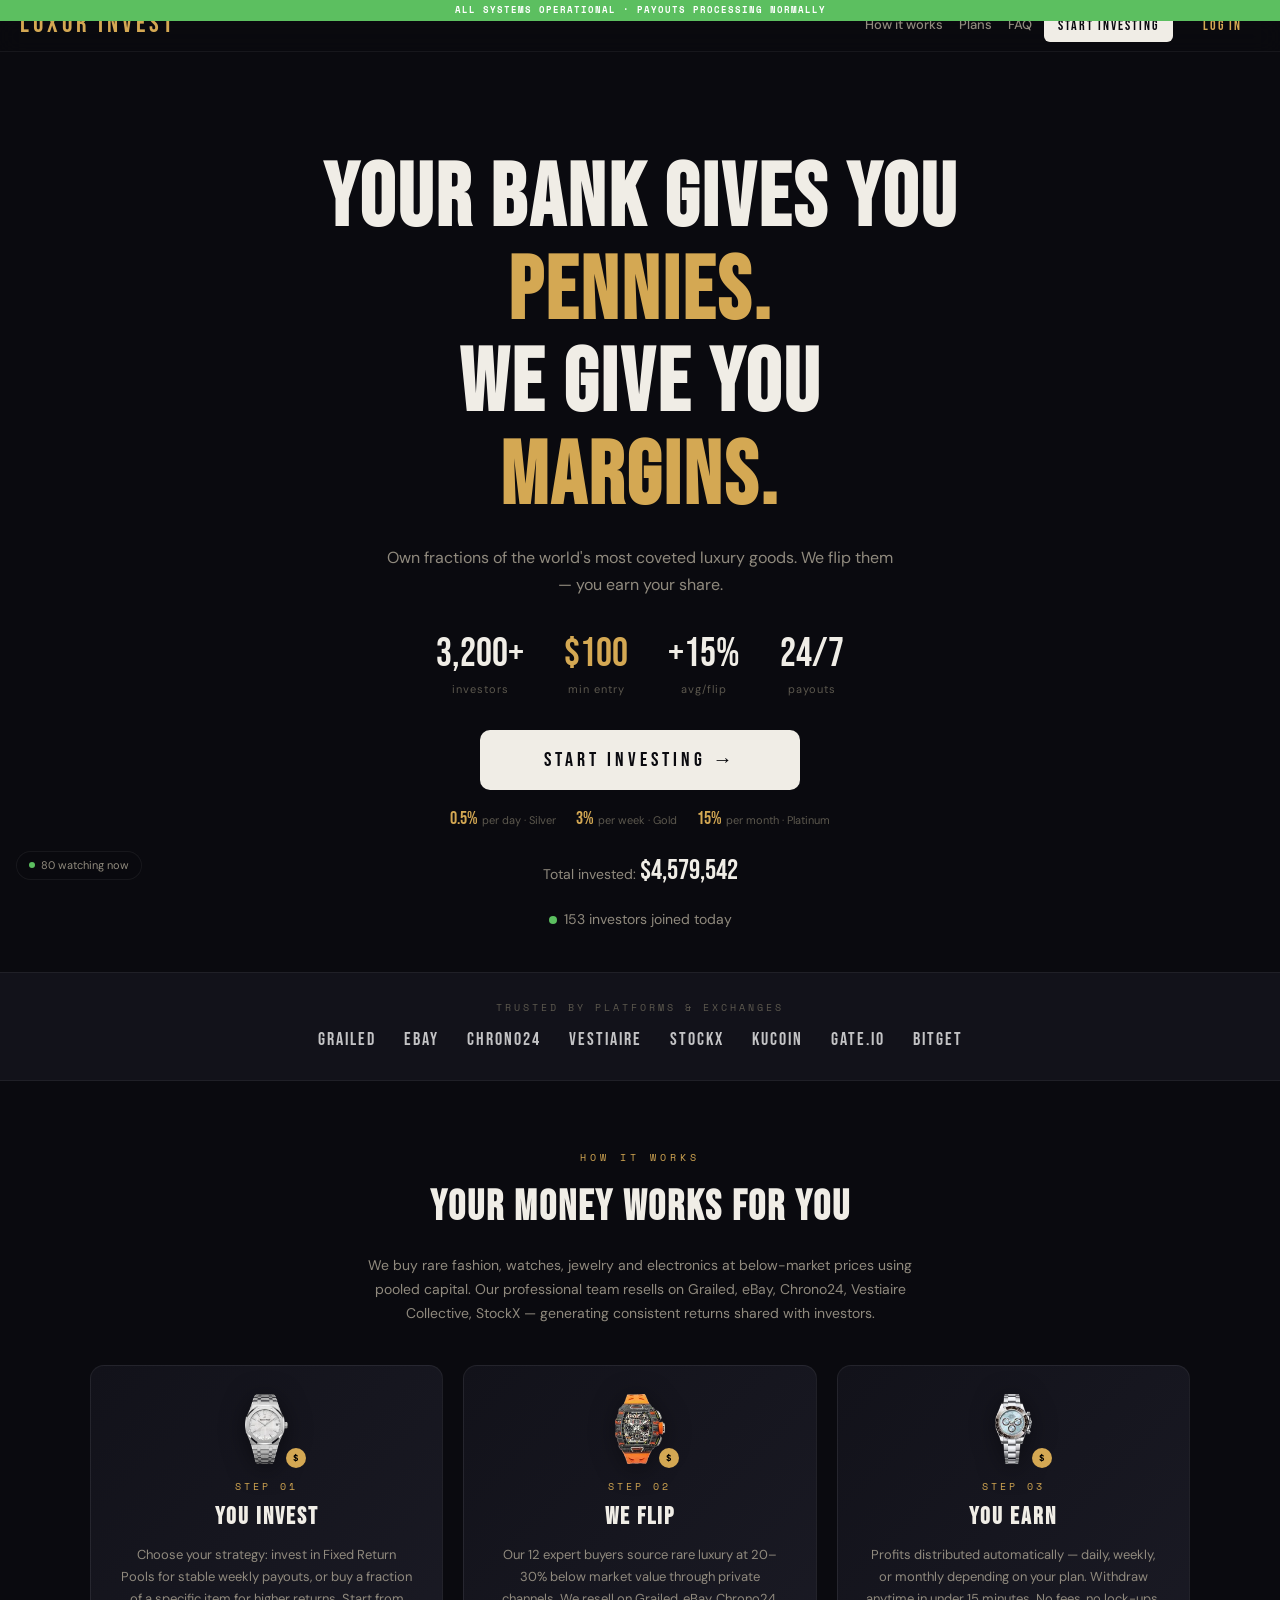
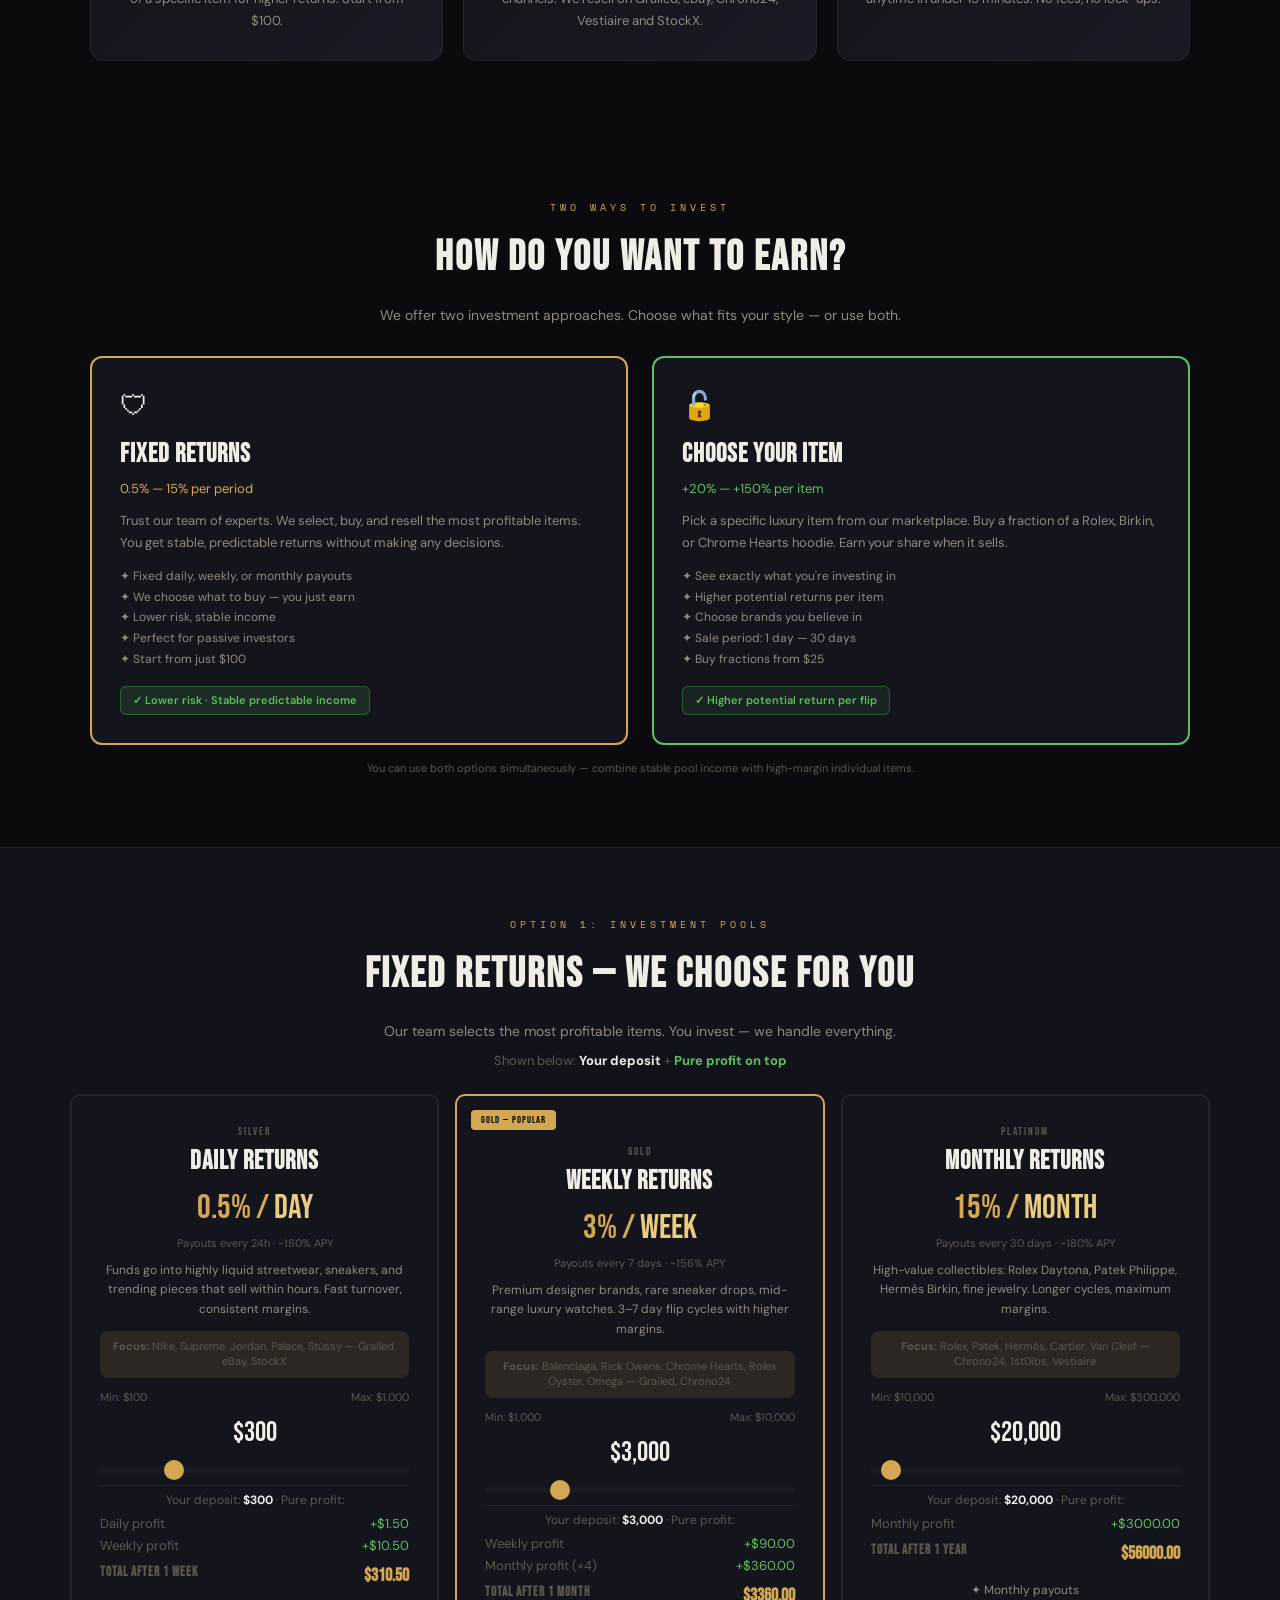
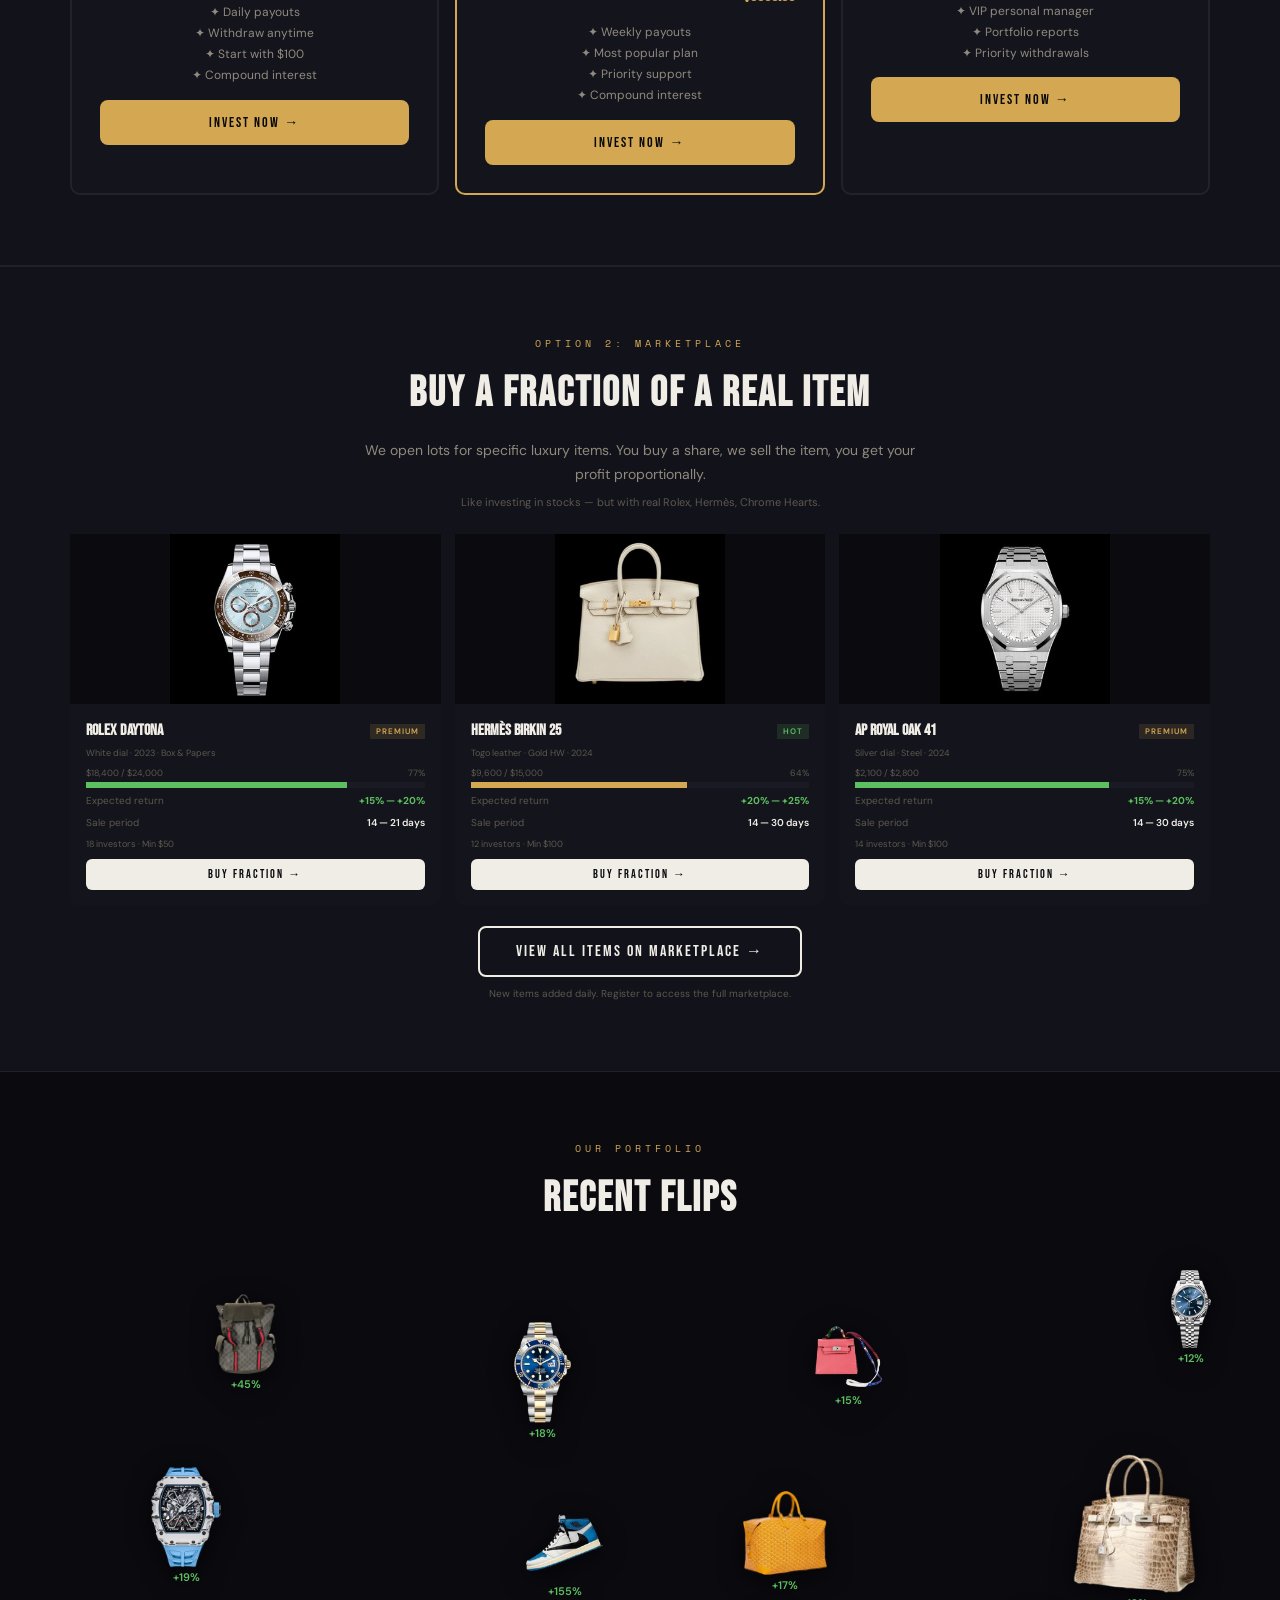
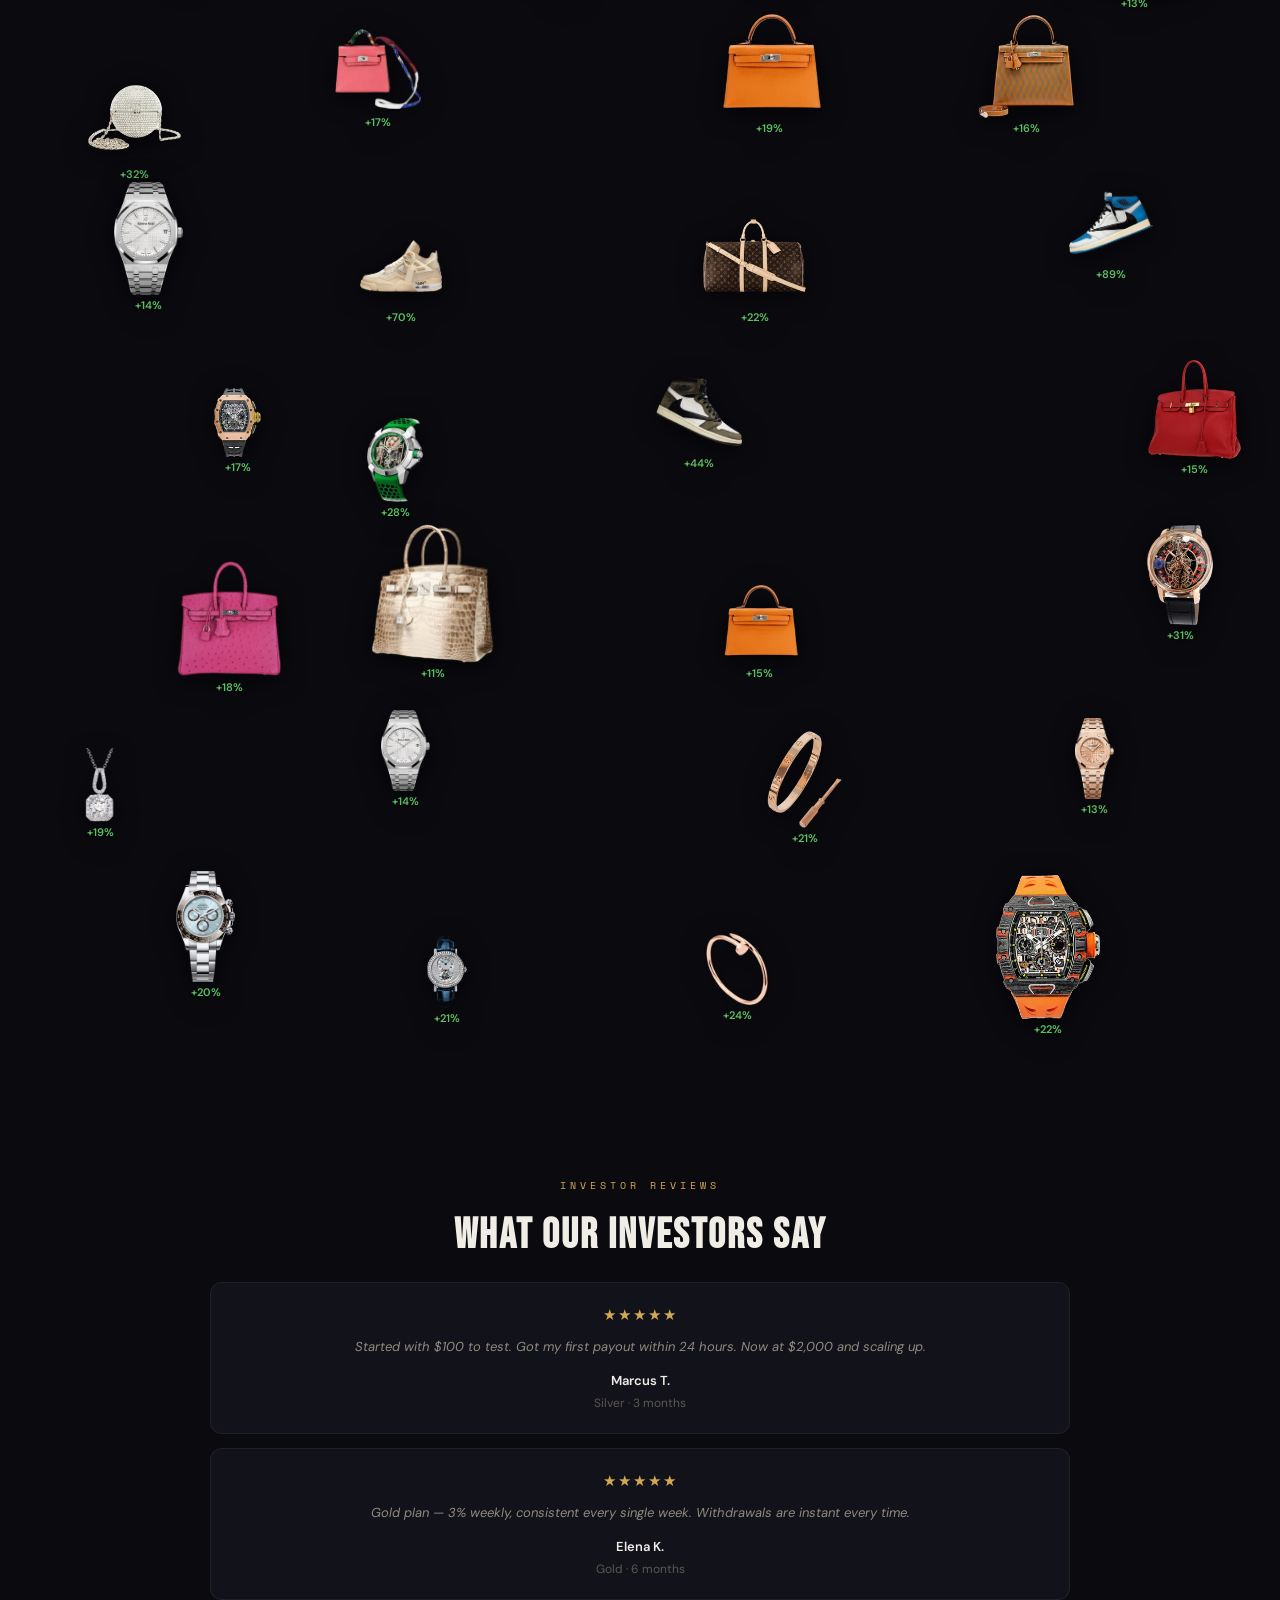
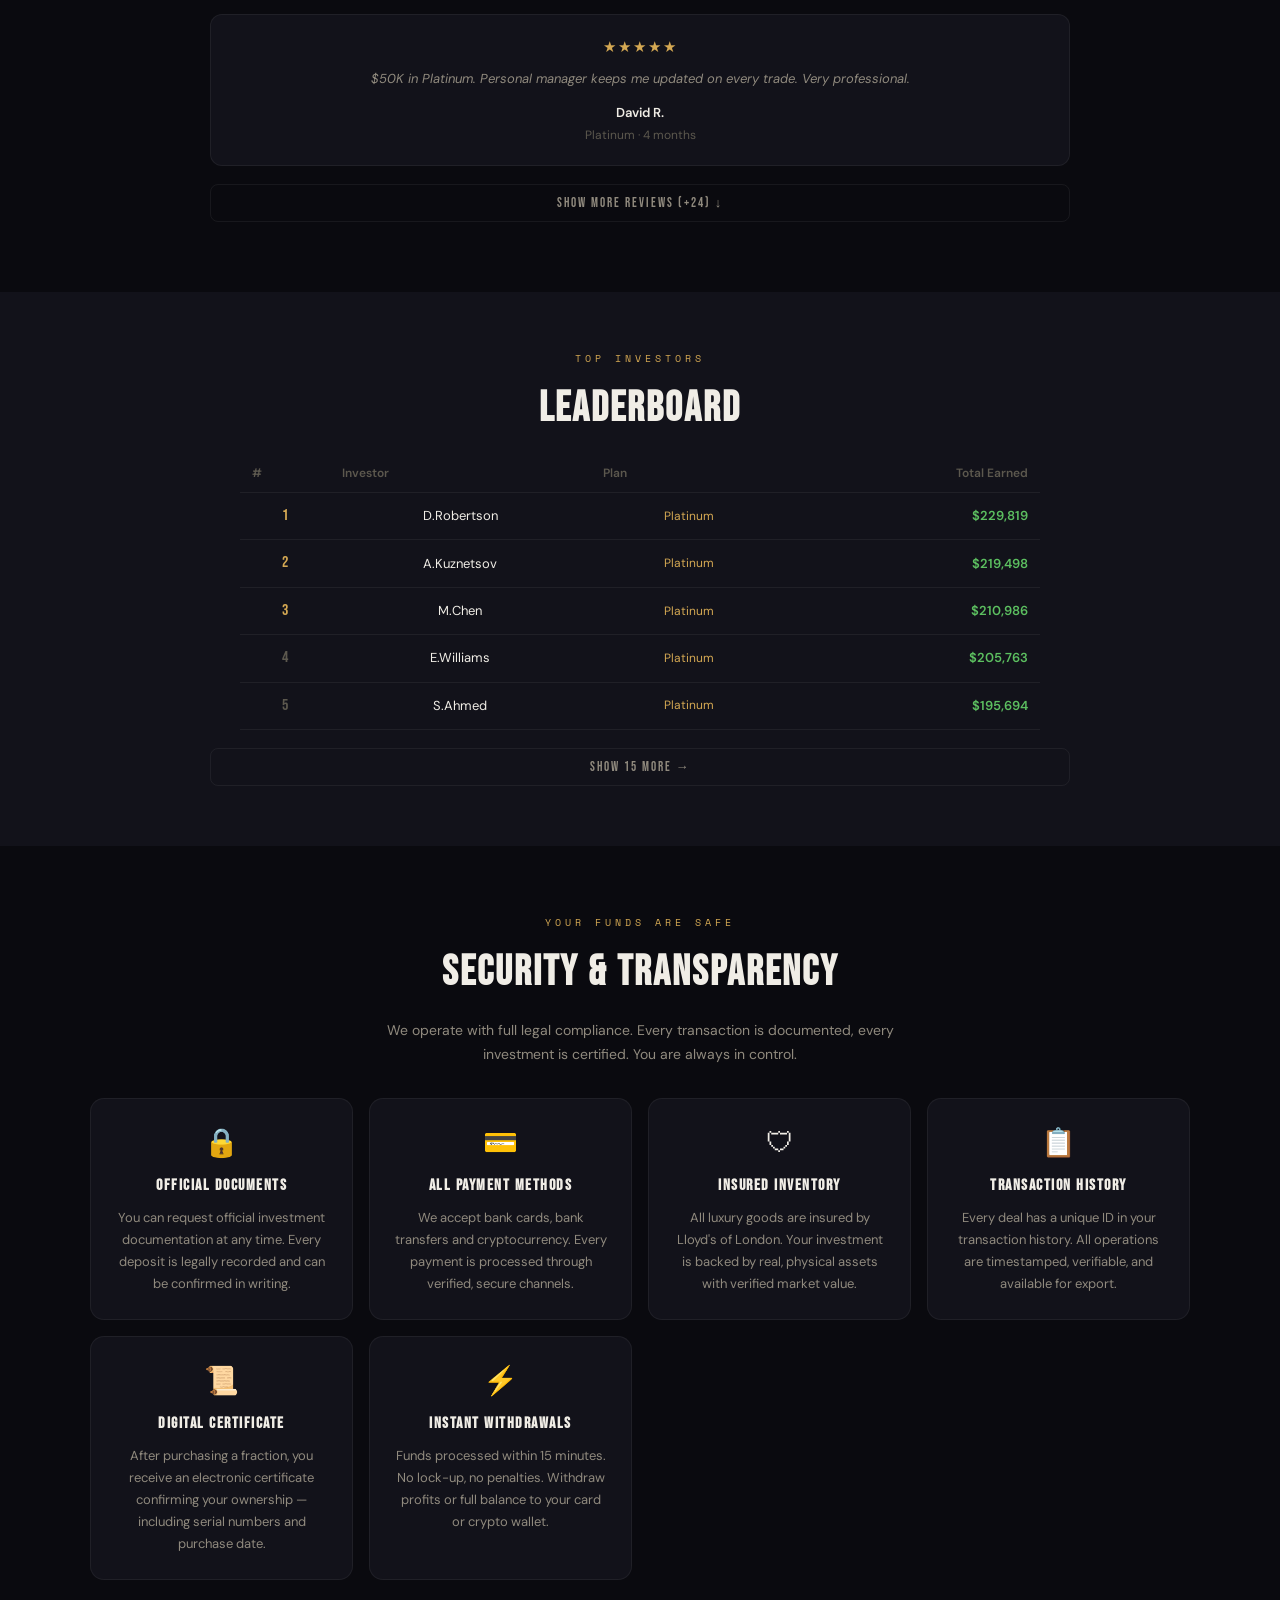
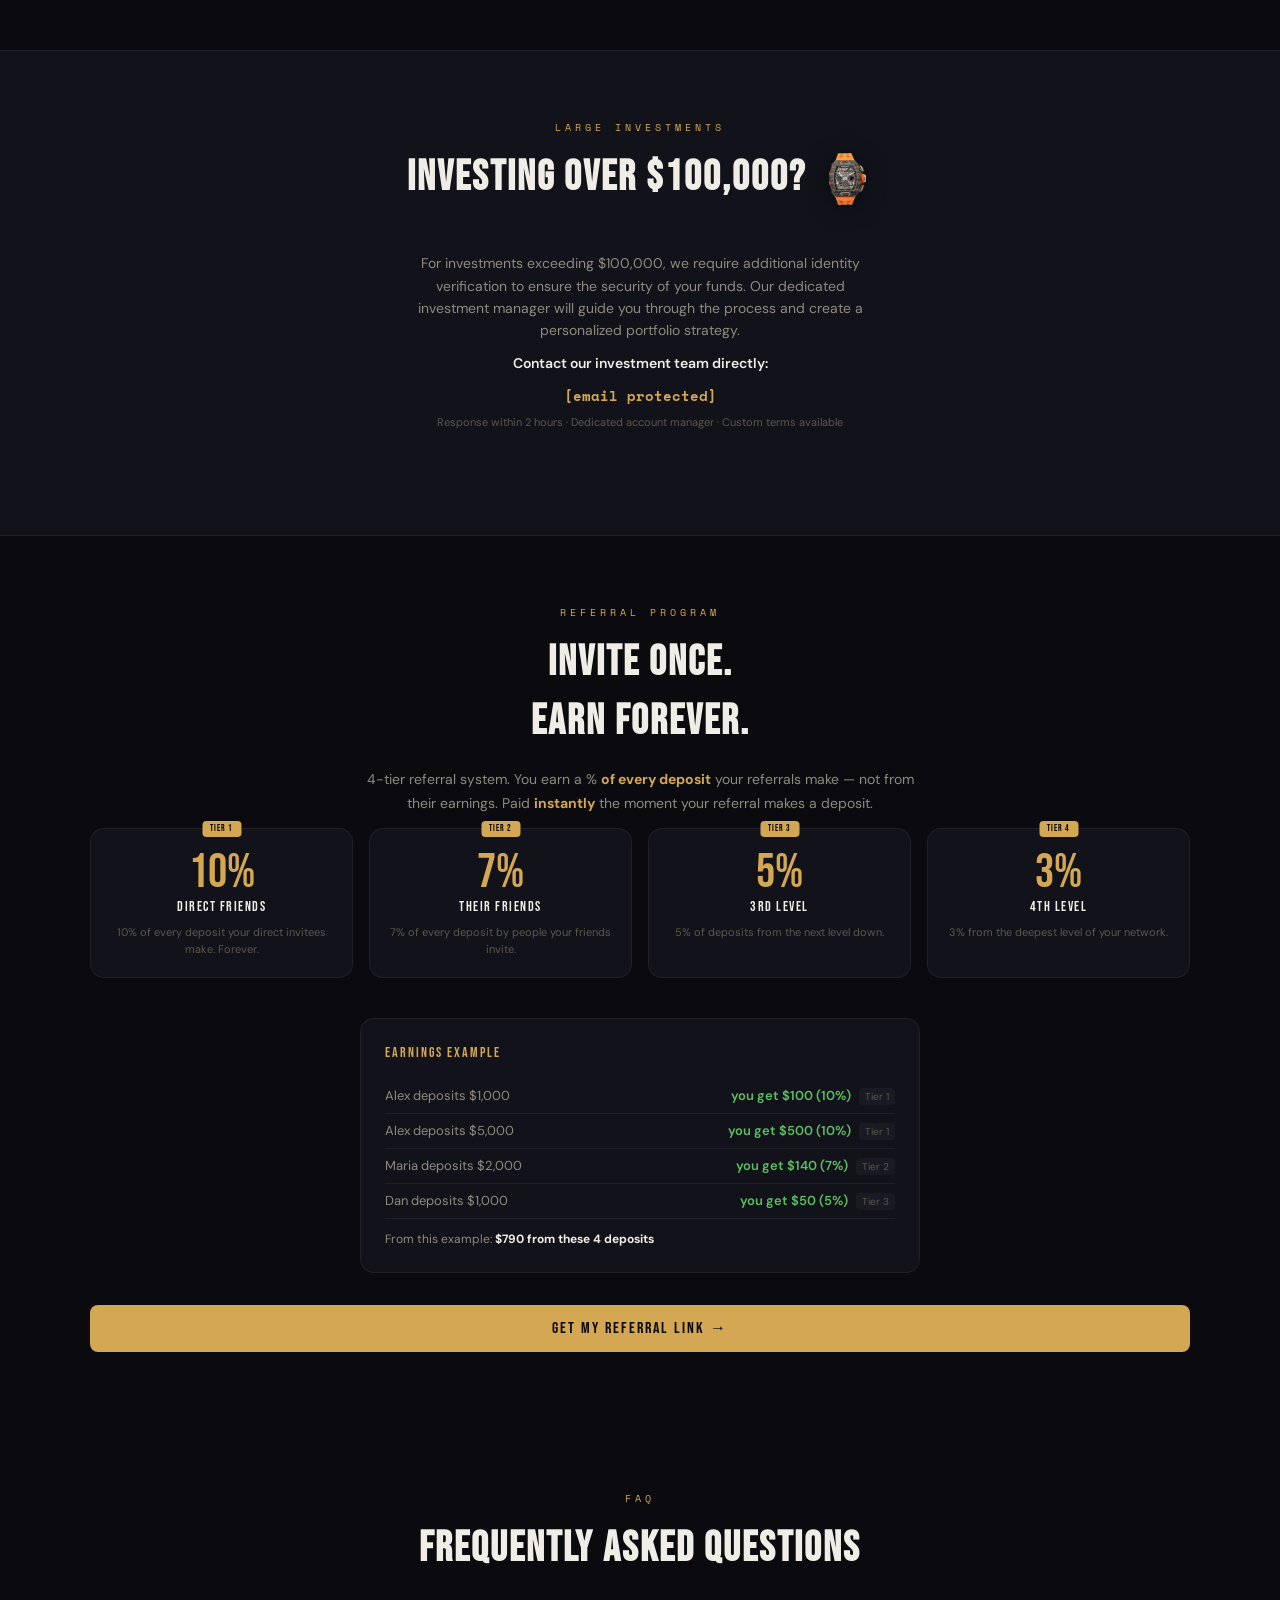
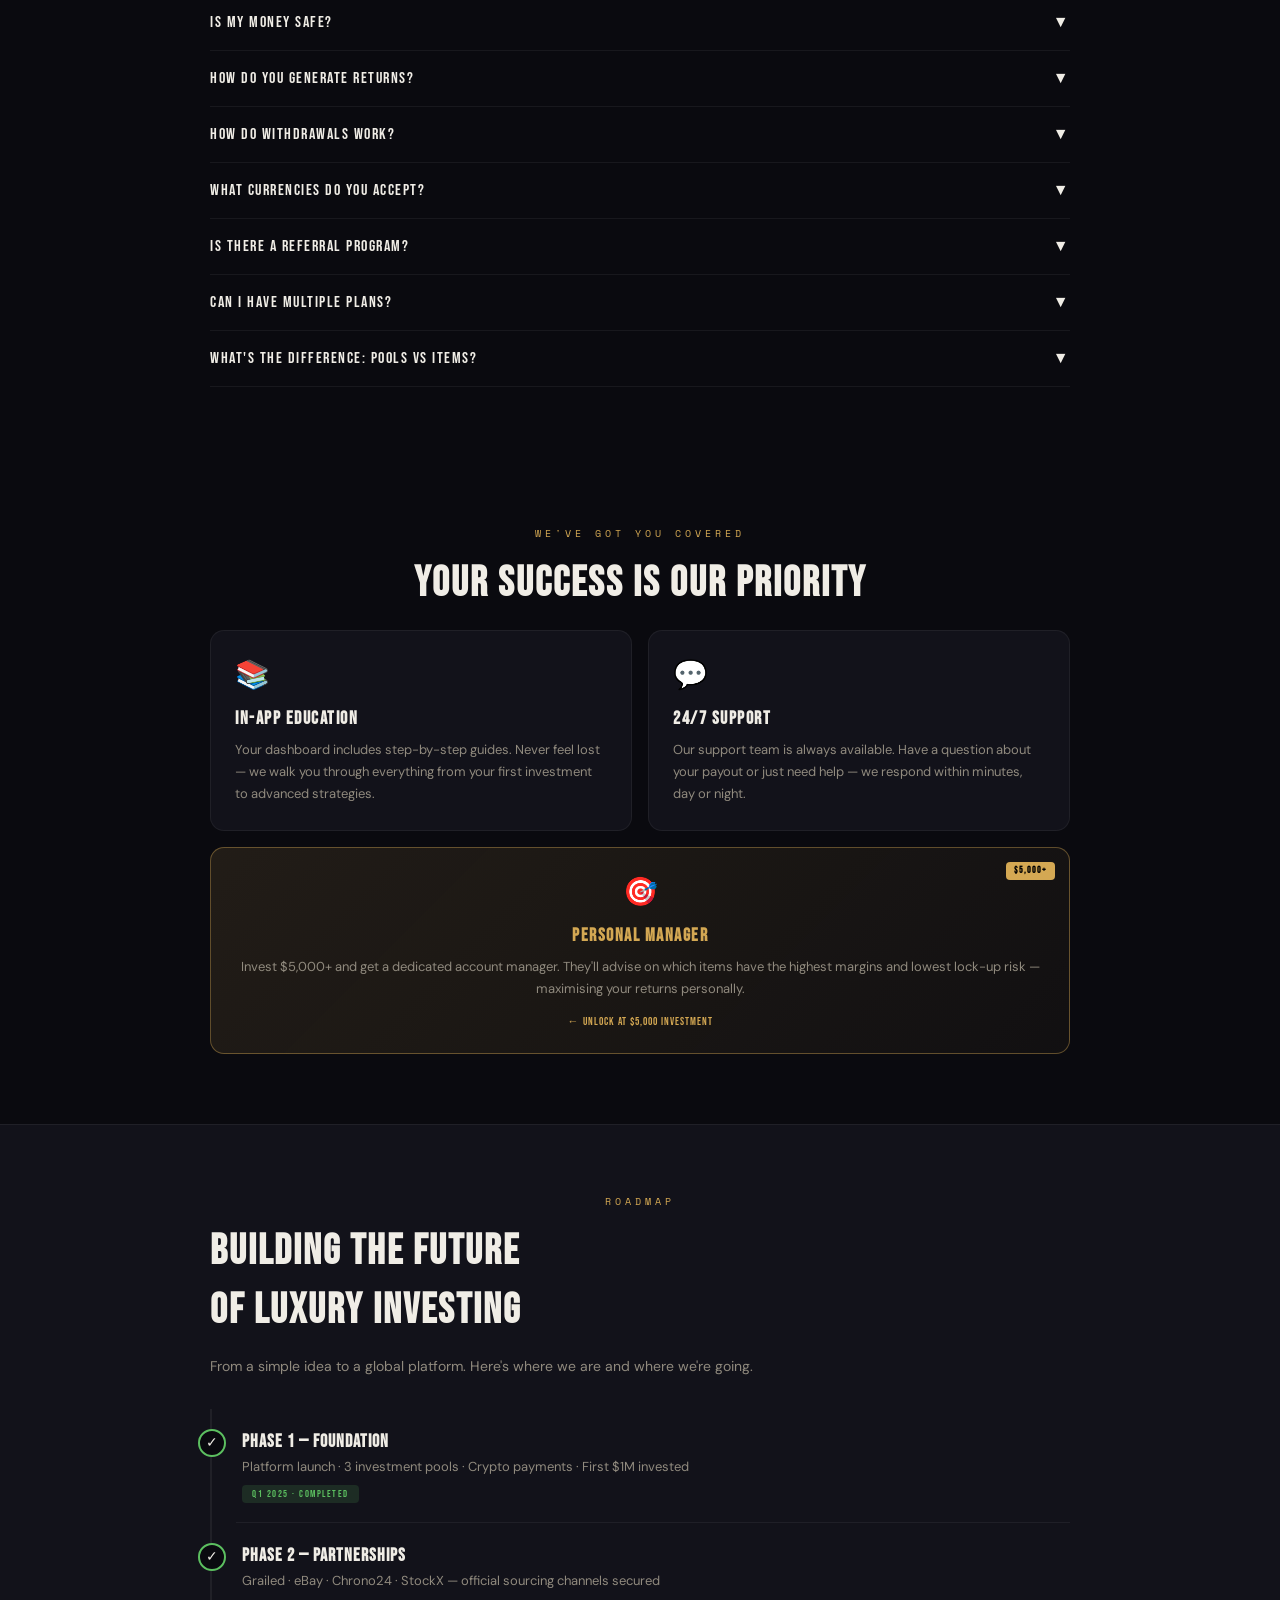
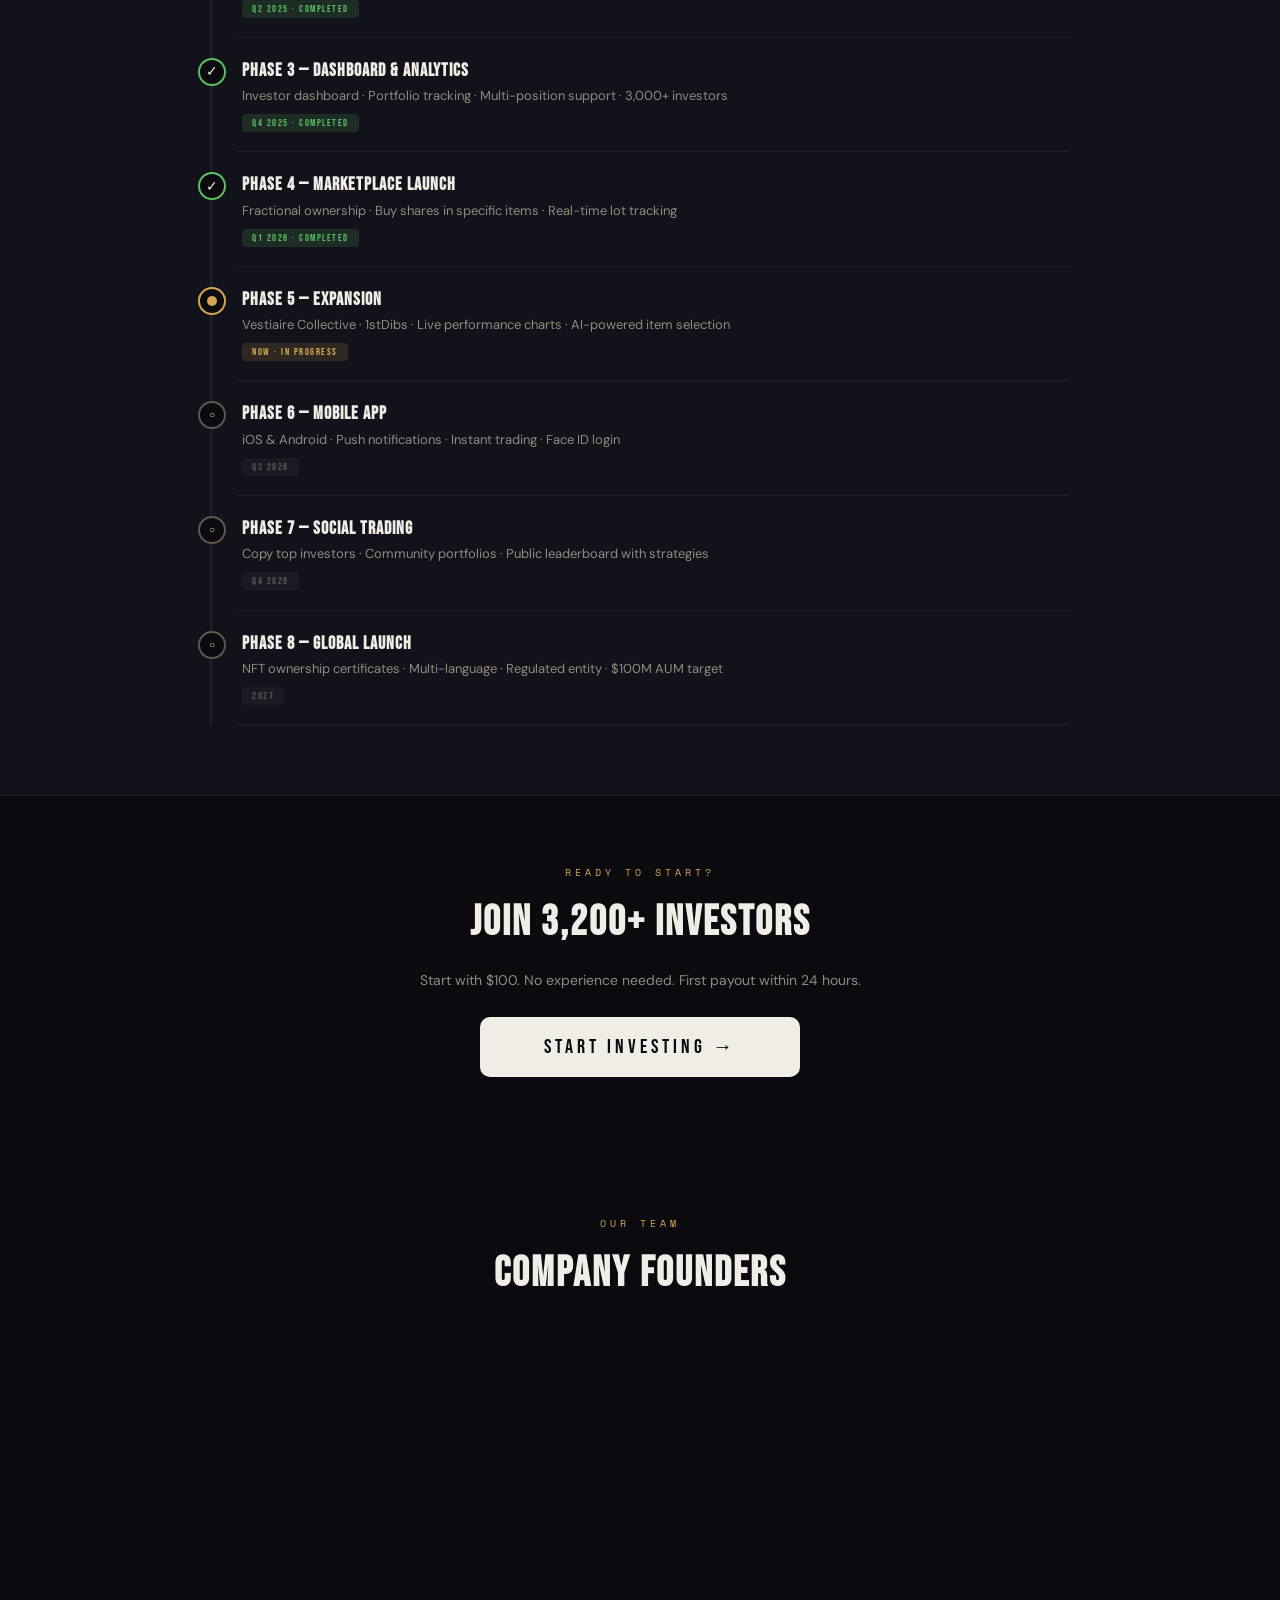
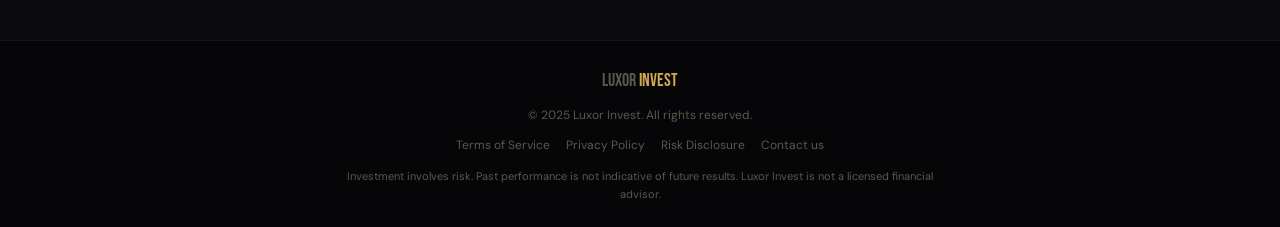
<file: index.html>
<!DOCTYPE html>
<html lang="en">
  <head>
    <meta charset="UTF-8"/>
    <meta name="viewport" content="width=device-width, initial-scale=1.0"/>
    <title>LUXOR INVEST — Up to 180% APY</title>
    <meta name="description" content="Invest in luxury goods. Own fractions of rare watches, bags, and collectibles."/>
    <link rel="preconnect" href="https://fonts.googleapis.com">
    <link rel="preconnect" href="https://fonts.gstatic.com" crossorigin>
    <link href="https://fonts.googleapis.com/css2?family=Bebas+Neue&family=DM+Sans:wght@400;500;600;700&family=Space+Mono:wght@400;700&display=swap" rel="stylesheet">
    <script type="module" crossorigin src="./assets/index-DG0hb-lv.js"></script>
    <link rel="stylesheet" crossorigin href="./assets/index-nLtE4ZOD.css">
  </head>
  <body>
    <div id="root"></div>
  </body>
</html>
</file>
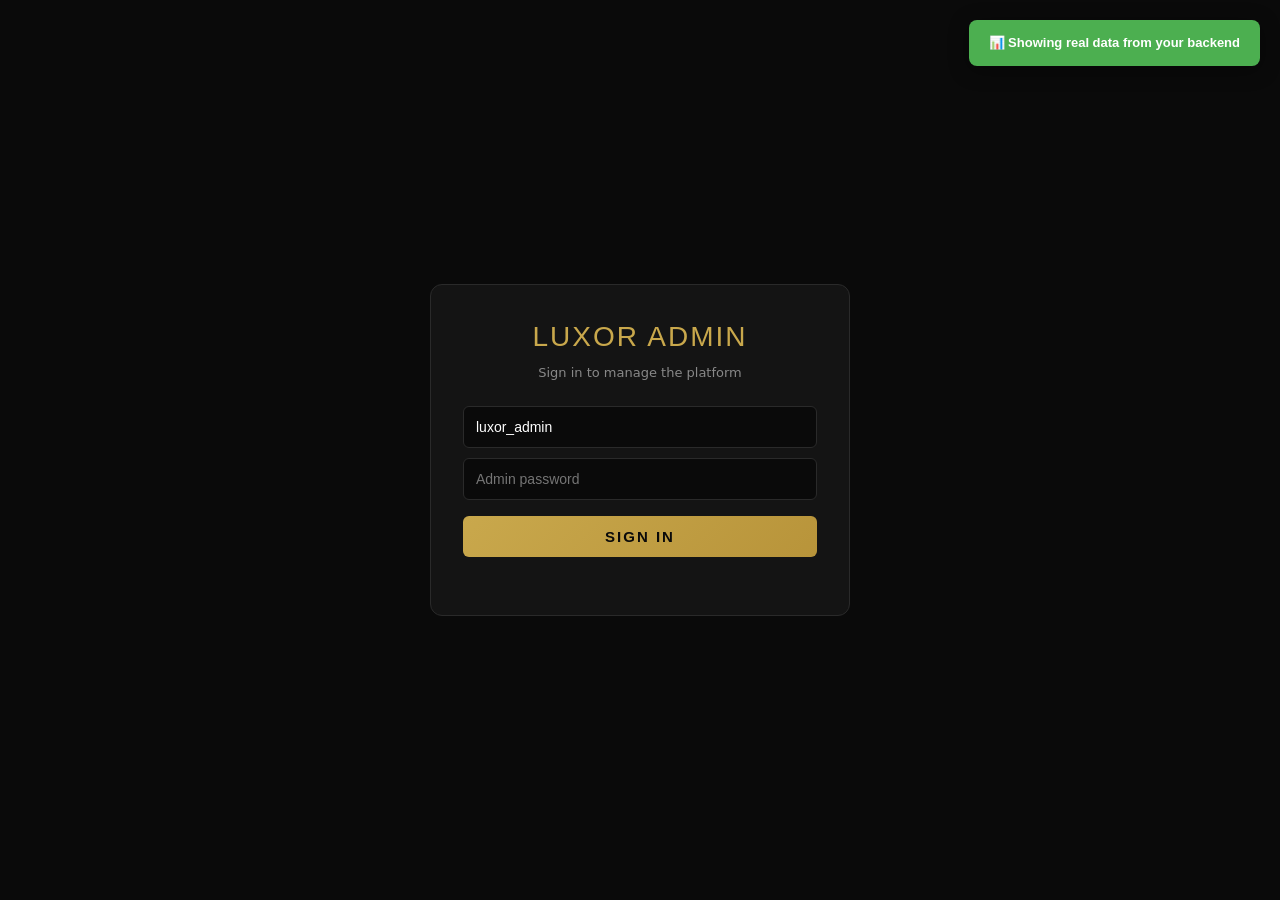
<file: admin.html>
<!DOCTYPE html>
<html lang="en">
<head>
<meta charset="UTF-8">
<meta name="viewport" content="width=device-width, initial-scale=1.0">
<title>LUXOR ADMIN PANEL</title>
<style>
:root{--bg:#0a0a0a;--bg2:#151515;--card:#1a1a1a;--bd:#2a2a2a;--t:#f0ede6;--t2:#ccc;--t3:#666;--red:#ef5350;--green:#4caf50;--blue:#2196f3;--orange:#ff9800;--gold:#c9a84c;--purple:#9c27b0;}
*{margin:0;padding:0;box-sizing:border-box;}
body{font-family:-apple-system,sans-serif;background:var(--bg);color:var(--t);overflow-x:auto;line-height:1.4;}
.admin-header{background:linear-gradient(135deg,var(--card),#2a1a1a);padding:16px 24px;border-bottom:3px solid var(--red);display:flex;justify-content:space-between;align-items:center;}
.admin-title{font-size:24px;font-weight:900;letter-spacing:3px;background:linear-gradient(45deg,var(--red),var(--orange));-webkit-background-clip:text;-webkit-text-fill-color:transparent;}
.tg-status{padding:6px 14px;border-radius:20px;font-size:12px;border:1px solid var(--bd);background:var(--bg2);}
.tg-ok{color:var(--green);} .tg-no{color:var(--red);}
.nav{background:var(--bg2);padding:0 16px;display:flex;gap:0;border-bottom:1px solid var(--bd);overflow-x:auto;flex-wrap:nowrap;}
.nav-btn{padding:14px 16px;background:none;border:none;color:var(--t3);cursor:pointer;font-size:12px;font-weight:600;text-transform:uppercase;letter-spacing:1px;border-bottom:3px solid transparent;white-space:nowrap;transition:all .2s;}
.nav-btn:hover{color:var(--t2);}
.nav-btn.active{color:var(--red);border-bottom-color:var(--red);}
.tab{display:none;padding:20px;}
.tab.active{display:block;}
.grid{display:grid;grid-template-columns:repeat(auto-fit,minmax(360px,1fr));gap:16px;max-width:1800px;margin:0 auto;}
.grid-3{display:grid;grid-template-columns:repeat(auto-fit,minmax(200px,1fr));gap:12px;margin-bottom:20px;}
.panel{background:var(--card);border-radius:10px;border:1px solid var(--bd);overflow:hidden;}
.ph{padding:14px 20px;background:var(--bg2);border-bottom:1px solid var(--bd);font-weight:700;font-size:13px;display:flex;justify-content:space-between;align-items:center;}
.pb{padding:16px 20px;max-height:500px;overflow-y:auto;}
.stat{background:var(--bg2);border-radius:8px;padding:16px;border-left:4px solid;}
.stat .val{font-size:22px;font-weight:700;font-family:monospace;margin-bottom:2px;}
.stat .lbl{font-size:10px;color:var(--t3);text-transform:uppercase;letter-spacing:1px;}
.metric{display:flex;justify-content:space-between;padding:10px 0;border-bottom:1px solid var(--bd);font-size:13px;}
.metric:last-child{border-bottom:none;}
.ml{color:var(--t2);}
.mv{font-weight:700;font-family:monospace;}
.btn{padding:6px 12px;border:none;border-radius:5px;font-size:11px;font-weight:600;cursor:pointer;transition:all .2s;text-transform:uppercase;}
.btn:hover{opacity:.85;transform:translateY(-1px);}
.btn-g{background:linear-gradient(135deg,var(--green),#388e3c);color:#fff;}
.btn-r{background:linear-gradient(135deg,var(--red),#d32f2f);color:#fff;}
.btn-b{background:var(--blue);color:#fff;}
.btn-o{background:var(--orange);color:#000;}
.btn-p{background:var(--purple);color:#fff;}
.btn-gold{background:linear-gradient(135deg,var(--gold),#b8943a);color:#000;}
.btn-sm{padding:4px 8px;font-size:10px;}
.item-card{background:var(--bg2);border-radius:8px;padding:14px;margin-bottom:10px;border-left:4px solid var(--red);}
.item-card.wd{border-left-color:var(--orange);}
.item-card.dep{border-left-color:var(--green);}
.user-card{background:var(--bg2);border-radius:8px;padding:14px;margin-bottom:8px;border-left:4px solid var(--blue);}
.badge{padding:3px 8px;border-radius:4px;font-size:9px;font-weight:700;text-transform:uppercase;}
.inp{width:100%;padding:8px 10px;background:var(--bg2);border:1px solid var(--bd);border-radius:5px;color:var(--t);font-size:13px;outline:none;}
.inp:focus{border-color:var(--gold);}
.inp-row{margin-bottom:10px;}
.inp-row label{display:block;font-size:11px;color:var(--t3);margin-bottom:3px;text-transform:uppercase;letter-spacing:.5px;}
.form-grid{display:grid;grid-template-columns:1fr 1fr;gap:10px;}
.notif{position:fixed;top:20px;right:20px;padding:14px 20px;border-radius:8px;font-size:13px;font-weight:600;z-index:9999;animation:si .3s ease;box-shadow:0 4px 20px rgba(0,0,0,.4);}
.notif.ok{background:var(--green);color:#fff;}
.notif.err{background:var(--red);color:#fff;}
@keyframes si{from{opacity:0;transform:translateX(20px)}to{opacity:1;transform:translateX(0)}}
.modal-bg{display:none;position:fixed;inset:0;z-index:1000;background:rgba(0,0,0,.7);align-items:center;justify-content:center;padding:16px;}
.modal-bg.show{display:flex;}
.modal{background:var(--card);border:1px solid var(--bd);border-radius:12px;max-width:560px;width:100%;max-height:85vh;overflow-y:auto;padding:24px;position:relative;}
.mc{position:absolute;top:12px;right:14px;background:none;border:none;color:var(--t3);font-size:18px;cursor:pointer;}
.progress-bar{width:100%;height:6px;background:var(--bd);border-radius:3px;overflow:hidden;margin:4px 0;}
.progress-fill{height:100%;background:var(--green);border-radius:3px;transition:width .3s;}
canvas{width:100%;height:120px;}
.refresh-btn{background:none;border:none;color:var(--t3);cursor:pointer;font-size:13px;padding:4px;border-radius:4px;transition:all .2s;}
.refresh-btn:hover{color:var(--t);transform:rotate(180deg);}
select.inp option{background:var(--card);color:var(--t);}
textarea.inp{resize:vertical;min-height:60px;}

/* PHOTO UPLOAD DRAG & DROP */
.photo-upload-area{
  border:2px dashed var(--bd);
  border-radius:8px;
  padding:20px;
  text-align:center;
  background:var(--bg2);
  transition:all .3s ease;
  cursor:pointer;
  position:relative;
}
.photo-upload-area:hover{
  border-color:var(--gold);
  background:rgba(201,168,76,.05);
}
.photo-upload-area.dragover{
  border-color:var(--green);
  background:rgba(76,175,80,.1);
  transform:scale(1.02);
}
.upload-content{
  pointer-events:none;
}
.upload-icon{
  font-size:32px;
  margin-bottom:8px;
  opacity:.7;
}
.upload-text{
  font-size:13px;
  color:var(--t2);
}
.upload-text strong{
  color:var(--t);
  font-size:14px;
}
.upload-text a{
  color:var(--gold);
  text-decoration:none;
  cursor:pointer;
  pointer-events:all;
}
.upload-text a:hover{
  text-decoration:underline;
}
.upload-text small{
  color:var(--t3);
  font-size:11px;
}
.photo-preview{
  position:relative;
  max-width:200px;
  margin:0 auto;
}
.photo-preview img{
  width:100%;
  height:auto;
  border-radius:8px;
  box-shadow:0 4px 12px rgba(0,0,0,.2);
}
.photo-actions{
  position:absolute;
  top:8px;
  right:8px;
}
.btn-remove{
  background:rgba(192,57,43,.9);
  color:#fff;
  border:none;
  border-radius:4px;
  padding:4px 8px;
  font-size:11px;
  cursor:pointer;
  transition:all .2s;
}
.btn-remove:hover{
  background:var(--red);
}
.upload-progress{
  margin-top:10px;
  text-align:center;
}
.upload-status{
  font-size:11px;
  color:var(--t3);
  margin-top:8px;
}
.upload-status.success{
  color:var(--green);
}
.upload-status.error{
  color:var(--red);
}
</style>
</head>
<body>

<div class="admin-header">
  <div class="admin-title">⚡ LUXOR ADMIN</div>
  <div style="display:flex;align-items:center;gap:12px">
    <div id="tgStatus" class="tg-status tg-ok">📡 Telegram: Connected</div>
    <div style="color:var(--green);font-size:11px;font-weight:700">● LIVE</div>
    <button class="btn btn-gold" onclick="location.href='dashboard.html'">CLIENT VIEW</button>
  </div>
</div>

<div class="nav">
  <button class="nav-btn active" onclick="switchTab('overview')">📊 Overview</button>
  <button class="nav-btn" onclick="switchTab('withdrawals')">💸 Withdrawals</button>
  <button class="nav-btn" onclick="switchTab('deposits')">💰 Deposits</button>
  <button class="nav-btn" onclick="switchTab('users')">👥 Users</button>
  <button class="nav-btn" onclick="switchTab('reftree')">🌳 Referrals Tree</button>
  <button class="nav-btn" onclick="switchTab('coupons')">💎 Coupons</button>
  <button class="nav-btn" onclick="switchTab('items')">🏷️ Marketplace</button>
  <button class="nav-btn" onclick="switchTab('wallets')">💳 Wallets</button>
  <button class="nav-btn" onclick="switchTab('rates')">⚙️ Pool Rates</button>
  <button class="nav-btn" onclick="switchTab('support')">💬 Support <span id="adminSupportBadge" style="display:none;background:#e74c3c;color:#fff;border-radius:10px;padding:1px 7px;font-size:10px;margin-left:4px;font-weight:700">0</span></button>
</div>

<!-- OVERVIEW -->
<div id="tab-overview" class="tab active">
  <div class="grid-3">
    <div class="stat" style="border-left-color:var(--green)"><div class="val" style="color:var(--green)" id="sTotalDep">$0</div><div class="lbl">Total Deposits</div></div>
    <div class="stat" style="border-left-color:var(--blue)"><div class="val" style="color:var(--blue)" id="sTotalUsers">0</div><div class="lbl">Total Users</div></div>
    <div class="stat" style="border-left-color:var(--gold)" title="Total user liability = wallets + locked + pools (principal + accrued earnings) + items + referral balance. This is the full amount the platform owes to all users."><div class="val" style="color:var(--gold)" id="sTotalBal">$0</div><div class="lbl">Total User Funds (incl. earned)</div></div>
    <div class="stat" style="border-left-color:var(--orange)"><div class="val" style="color:var(--orange)" id="sPendWd">0 / $0</div><div class="lbl">Pending Withdrawals</div></div>
    <div class="stat" style="border-left-color:var(--purple)"><div class="val" style="color:var(--purple)" id="sNewToday">0</div><div class="lbl">New Today</div></div>
    <div class="stat" style="border-left-color:var(--red)"><div class="val" style="color:var(--red)" id="sDepToday">$0</div><div class="lbl">Deposits Today</div></div>
  </div>

  <!-- Funds breakdown — где конкретно лежат деньги юзеров -->
  <div class="panel" style="margin-top:14px">
    <div class="ph">💼 USER FUNDS — BREAKDOWN</div>
    <div class="pb">
      <div style="display:grid;grid-template-columns:repeat(auto-fit,minmax(150px,1fr));gap:10px">
        <div style="background:var(--bg2);padding:14px;border-radius:8px;border-left:3px solid var(--gold)">
          <div style="font-size:10px;color:var(--t3);letter-spacing:1px;font-weight:600">ON HAND (WALLETS)</div>
          <div style="font-size:20px;font-weight:700;color:var(--gold);margin-top:4px" id="sFundsWallets">$0</div>
          <div style="font-size:10px;color:var(--t3);margin-top:2px">Available to withdraw</div>
        </div>
        <div style="background:var(--bg2);padding:14px;border-radius:8px;border-left:3px solid var(--blue)">
          <div style="font-size:10px;color:var(--t3);letter-spacing:1px;font-weight:600">IN ACTIVE POOLS</div>
          <div style="font-size:20px;font-weight:700;color:var(--blue);margin-top:4px" id="sFundsPools">$0</div>
          <div style="font-size:10px;color:var(--t3);margin-top:2px">Principal locked</div>
        </div>
        <div style="background:var(--bg2);padding:14px;border-radius:8px;border-left:3px solid var(--green)">
          <div style="font-size:10px;color:var(--t3);letter-spacing:1px;font-weight:600">POOL EARNED</div>
          <div style="font-size:20px;font-weight:700;color:var(--green);margin-top:4px" id="sFundsEarned">$0</div>
          <div style="font-size:10px;color:var(--t3);margin-top:2px">Accrued interest (debt)</div>
        </div>
        <div style="background:var(--bg2);padding:14px;border-radius:8px;border-left:3px solid var(--purple)">
          <div style="font-size:10px;color:var(--t3);letter-spacing:1px;font-weight:600">IN ACTIVE ITEMS</div>
          <div style="font-size:20px;font-weight:700;color:var(--purple);margin-top:4px" id="sFundsItems">$0</div>
          <div style="font-size:10px;color:var(--t3);margin-top:2px">Locked in fractions</div>
        </div>
        <div style="background:linear-gradient(135deg,rgba(201,168,76,.14),rgba(201,168,76,.04));padding:14px;border-radius:8px;border:1px solid var(--gold)">
          <div style="font-size:10px;color:var(--gold);letter-spacing:1px;font-weight:700">═ TOTAL OBLIGATIONS</div>
          <div style="font-size:22px;font-weight:700;color:var(--gold);margin-top:4px" id="sFundsTotal">$0</div>
          <div style="font-size:10px;color:var(--t3);margin-top:2px">Sum of all 4 above</div>
        </div>
      </div>
    </div>
  </div>
  <div class="grid">
    <div class="panel">
      <div class="ph">💰 DEPOSITS STATS</div>
      <div class="pb">
        <div class="metric"><span class="ml">Today</span><span class="mv" id="sDepTodayFull">—</span></div>
        <div class="metric"><span class="ml">This Week</span><span class="mv" id="sDepWeek">—</span></div>
        <div class="metric"><span class="ml">This Month</span><span class="mv" id="sDepMonth">—</span></div>
        <div class="metric"><span class="ml">All Time</span><span class="mv" id="sDepAll">—</span></div>
      </div>
    </div>
    <div class="panel">
      <div class="ph">💸 WITHDRAWALS STATS</div>
      <div class="pb">
        <div class="metric"><span class="ml">Pending</span><span class="mv" style="color:var(--red)" id="sWdPending">—</span></div>
        <div class="metric"><span class="ml">Today</span><span class="mv" id="sWdToday">—</span></div>
        <div class="metric"><span class="ml">This Month</span><span class="mv" id="sWdMonth">—</span></div>
      </div>
    </div>
    <div class="panel">
      <div class="ph">👥 REGISTRATIONS</div>
      <div class="pb">
        <div class="metric"><span class="ml">Today</span><span class="mv" style="color:var(--green)" id="sRegToday">—</span></div>
        <div class="metric"><span class="ml">This Week</span><span class="mv" id="sRegWeek">—</span></div>
        <div class="metric"><span class="ml">This Month</span><span class="mv" id="sRegMonth">—</span></div>
      </div>
    </div>
    <div class="panel">
      <div class="ph">🔔 RECENT TRANSACTIONS <button class="refresh-btn" onclick="loadRecentTxs()">🔄</button></div>
      <div class="pb" id="recentTxs"></div>
    </div>
  </div>
</div>

<!-- WITHDRAWALS -->
<div id="tab-withdrawals" class="tab">
  <div class="grid">
    <div class="panel" style="grid-column:1/-1">
      <div class="ph">💸 PENDING WITHDRAWALS <button class="refresh-btn" onclick="loadWithdrawals()">🔄</button></div>
      <div class="pb" id="withdrawalsList"></div>
    </div>
  </div>
</div>

<!-- DEPOSITS -->
<div id="tab-deposits" class="tab">
  <div class="grid">
    <div class="panel" style="grid-column:1/-1">
      <div class="ph">💰 ALL DEPOSITS <button class="refresh-btn" onclick="loadDeposits()">🔄</button></div>
      <div class="pb" id="depositsList"></div>
    </div>
  </div>
</div>

<!-- USERS -->
<div id="tab-users" class="tab">
  <div style="max-width:1800px;margin:0 auto">
    <div style="display:flex;gap:12px;margin-bottom:16px;align-items:center;flex-wrap:wrap">
      <input type="text" class="inp" placeholder="🔍 Search by name or login..." id="userSearch" oninput="filterUsers()" style="flex:1;min-width:200px">
      <button class="btn btn-g" onclick="openCreateUser()" style="padding:10px 20px;font-size:13px">➕ CREATE USER</button>
      <button class="btn btn-b" onclick="loadUsers()" style="padding:10px 20px;font-size:13px">🔄 REFRESH</button>
    </div>
    <div id="usersList"></div>
  </div>
</div>

<!-- REFERRALS TREE -->
<div id="tab-reftree" class="tab">
  <div style="max-width:1800px;margin:0 auto">
    <div style="display:flex;gap:12px;margin-bottom:16px;align-items:center;flex-wrap:wrap">
      <h3 style="font-size:18px;font-weight:800;margin:0">🌳 Referrals Tree</h3>
      <input type="text" class="inp" placeholder="🔍 Search by login or name..." id="reftreeSearch" oninput="filterReftree()" style="flex:1;min-width:200px">
      <div style="display:inline-flex;background:var(--bg2);border:1px solid var(--bd);border-radius:8px;padding:3px;gap:2px">
        <button id="rtModeMM" class="btn" style="padding:7px 14px;font-size:12px;background:var(--gold);color:#000;border-color:var(--gold)" onclick="rtSwitchMode('mindmap')">🌳 Mind-Map</button>
        <button id="rtModeList" class="btn" style="padding:7px 14px;font-size:12px;background:transparent;border:none;color:var(--t3)" onclick="rtSwitchMode('list')">📋 List</button>
      </div>
      <button class="btn btn-b" onclick="reftreeExpandAll(true)" style="padding:8px 14px;font-size:12px" id="rtBtnExpand">⊞ Expand all</button>
      <button class="btn btn-b" onclick="reftreeExpandAll(false)" style="padding:8px 14px;font-size:12px" id="rtBtnCollapse">⊟ Collapse</button>
      <button class="btn btn-b" onclick="loadReftree()" style="padding:8px 14px;font-size:12px">🔄 Refresh</button>
    </div>
    <div id="reftreeStats" style="display:flex;gap:10px;margin-bottom:16px;flex-wrap:wrap">
      <div style="background:var(--bg2);padding:10px 14px;border-radius:8px"><span style="color:var(--t3);font-size:11px">TOTAL</span> <strong id="rtStatTotal" style="color:var(--gold);font-size:16px;margin-left:6px">—</strong></div>
      <div style="background:var(--bg2);padding:10px 14px;border-radius:8px"><span style="color:var(--t3);font-size:11px">QUALIFIED</span> <strong id="rtStatQual" style="color:var(--green);font-size:16px;margin-left:6px">—</strong></div>
      <div style="background:var(--bg2);padding:10px 14px;border-radius:8px"><span style="color:var(--t3);font-size:11px">PENDING</span> <strong id="rtStatPending" style="color:var(--gold);font-size:16px;margin-left:6px">—</strong></div>
      <div style="background:var(--bg2);padding:10px 14px;border-radius:8px"><span style="color:var(--t3);font-size:11px">BANNED</span> <strong id="rtStatBanned" style="color:var(--red);font-size:16px;margin-left:6px">—</strong></div>
      <div style="background:var(--bg2);padding:10px 14px;border-radius:8px"><span style="color:var(--t3);font-size:11px">TOTAL DEPOSITED</span> <strong id="rtStatDeposited" style="color:var(--green);font-size:16px;margin-left:6px">—</strong></div>
    </div>
    <div style="display:flex;gap:14px;font-size:11px;color:var(--t3);margin-bottom:14px;flex-wrap:wrap">
      <span><span style="display:inline-block;width:10px;height:10px;background:var(--gold);border-radius:50%;margin-right:4px"></span>Root (no referrer)</span>
      <span><span style="display:inline-block;width:10px;height:10px;background:var(--green);border-radius:50%;margin-right:4px"></span>Qualified</span>
      <span><span style="display:inline-block;width:10px;height:10px;background:#f1c40f;border-radius:50%;margin-right:4px"></span>Pending</span>
      <span><span style="display:inline-block;width:10px;height:10px;background:var(--red);border-radius:50%;margin-right:4px"></span>Banned</span>
      <span id="rtModeHint" style="color:var(--gold)">Click node → highlight chain · Drag to pan · Wheel to zoom</span>
    </div>
    <div id="reftreeContainer" style="background:var(--bg2);border-radius:10px;min-height:500px;height:calc(100vh - 320px);overflow:auto;position:relative">
      <div style="color:var(--t3);text-align:center;padding:40px">Loading tree...</div>
    </div>
    <div id="rtTooltip" style="position:fixed;background:var(--bg);border:1px solid var(--gold);border-radius:8px;padding:10px 12px;font-size:12px;pointer-events:none;z-index:9999;max-width:260px;box-shadow:0 4px 16px rgba(0,0,0,.5);display:none"></div>
  </div>
</div>

<!-- COUPONS -->
<div id="tab-coupons" class="tab">
  <div style="max-width:1400px;margin:0 auto">
    <div style="display:flex;gap:12px;margin-bottom:16px;align-items:center;flex-wrap:wrap">
      <h3 style="font-size:18px;font-weight:800;margin:0">💎 Promo Coupons</h3>
      <button class="btn btn-g" onclick="openCreateBatchModal()" style="padding:9px 16px;font-size:13px;margin-left:auto">➕ CREATE BATCH</button>
      <button class="btn btn-b" onclick="loadCouponBatches()" style="padding:9px 14px;font-size:12px">🔄 Refresh</button>
    </div>
    <p style="color:var(--t3);font-size:12px;margin-bottom:14px">Generate promo coupon codes (LUX-XXXX-XXXX format). Users redeem via Bonuses tab — money goes to <strong>locked_balance</strong> with the same unlock conditions as welcome bonus (deposit ≥ $50 + invest ≥ 24h, OR 3 qualified referrals + invest).</p>
    <div id="couponBatchesList" style="display:grid;grid-template-columns:repeat(auto-fit,minmax(340px,1fr));gap:12px">
      <div style="color:var(--t3);text-align:center;padding:30px;grid-column:1/-1">Loading batches...</div>
    </div>
  </div>
</div>

<!-- CREATE BATCH MODAL -->
<div class="modal-bg" id="createBatchModal">
  <div class="modal" style="max-width:480px">
    <button class="mc" onclick="closeModal('createBatchModal')">✕</button>
    <h3 style="font-size:18px;font-weight:800;margin-bottom:14px">➕ Create Coupon Batch</h3>
    <div class="inp-row">
      <label>Label (optional)</label>
      <input class="inp" id="cbLabel" type="text" placeholder="e.g. New Year promo, Black Friday...">
    </div>
    <div class="form-grid">
      <div class="inp-row">
        <label>Amount per coupon ($)</label>
        <input class="inp" id="cbAmount" type="number" step="0.01" min="0.01" max="10000" placeholder="10" value="10">
      </div>
      <div class="inp-row">
        <label>Number of coupons</label>
        <input class="inp" id="cbCount" type="number" min="1" max="5000" placeholder="100" value="100">
      </div>
    </div>
    <div class="inp-row">
      <label>Expires at (optional, leave empty for no expiry)</label>
      <input class="inp" id="cbExpires" type="datetime-local">
    </div>
    <div style="background:rgba(201,168,76,.08);border-left:3px solid var(--gold);border-radius:6px;padding:10px 12px;margin:10px 0;font-size:11px;color:var(--t2);line-height:1.5">
      ⓘ Each coupon will have a unique code (LUX-XXXX-XXXX). Users get money in <strong style="color:var(--t)">locked_balance</strong> on redeem. Limit: <strong style="color:var(--t)">1 coupon per user account.</strong>
    </div>
    <button class="btn btn-g" onclick="submitCreateBatch()" style="width:100%;padding:11px;font-size:13px;font-weight:700">CREATE BATCH</button>
  </div>
</div>

<!-- ISSUED CODE MODAL -->
<div class="modal-bg" id="issuedCodeModal">
  <div class="modal" style="max-width:420px">
    <button class="mc" onclick="closeModal('issuedCodeModal')">✕</button>
    <h3 style="font-size:18px;font-weight:800;margin-bottom:6px">✅ Coupon Issued</h3>
    <p style="color:var(--t3);font-size:12px;margin-bottom:14px">Send this code to the user. They redeem it in dashboard → Bonuses.</p>
    <div style="background:var(--bg);border:2px solid var(--gold);border-radius:8px;padding:18px;text-align:center;margin-bottom:12px">
      <div style="font-family:'SF Mono',Menlo,monospace;font-size:22px;font-weight:800;color:var(--gold);letter-spacing:2px" id="issuedCode">—</div>
      <div style="font-size:12px;color:var(--t3);margin-top:6px">Worth <strong id="issuedAmount" style="color:var(--green)">$0</strong></div>
    </div>
    <button class="btn btn-g" onclick="copyIssuedCode()" style="width:100%;padding:10px;font-size:13px">📋 COPY CODE</button>
  </div>
</div>

<!-- LIST CODES MODAL -->
<div class="modal-bg" id="listCodesModal">
  <div class="modal" style="max-width:600px">
    <button class="mc" onclick="closeModal('listCodesModal')">✕</button>
    <h3 style="font-size:18px;font-weight:800;margin-bottom:6px">📋 All Codes</h3>
    <div id="listCodesHeader" style="color:var(--t3);font-size:12px;margin-bottom:10px">—</div>
    <div style="display:flex;gap:8px;margin-bottom:10px;flex-wrap:wrap">
      <button class="btn btn-b" onclick="copyAllCodes('plain')" style="padding:8px 12px;font-size:12px">📋 Copy plain</button>
      <button class="btn btn-b" onclick="copyAllCodes('csv')" style="padding:8px 12px;font-size:12px">📋 Copy CSV</button>
      <select class="inp" id="listCodesFilter" onchange="reloadListCodes()" style="padding:7px 10px;font-size:12px;flex:1;min-width:140px">
        <option value="all">All statuses</option>
        <option value="unused" selected>Unused only</option>
        <option value="issued">Issued only</option>
        <option value="redeemed">Redeemed only</option>
      </select>
    </div>
    <div id="listCodesContent" style="background:var(--bg);border-radius:6px;padding:10px;max-height:400px;overflow-y:auto;font-family:'SF Mono',Menlo,monospace;font-size:12px;line-height:1.7">
      Loading...
    </div>
  </div>
</div>

<!-- MARKETPLACE ITEMS -->
<div id="tab-items" class="tab">
  <div style="max-width:1800px;margin:0 auto">
    <button class="btn btn-g" onclick="openAddItem()" style="margin-bottom:16px;padding:10px 20px;font-size:13px">+ ADD NEW ITEM</button>
    <div class="grid" id="itemsList"></div>
  </div>
</div>

<!-- WALLETS -->
<div id="tab-wallets" class="tab">
  <div style="max-width:900px;margin:0 auto">
    <div class="panel" style="margin-bottom:16px">
      <div class="ph">➕ ADD WALLET</div>
      <div class="pb">
        <div class="form-grid">
          <div class="inp-row"><label>Currency</label>
            <select class="inp" id="wCurrency"><option>USDT_TRC20</option><option>USDT_ERC20</option><option>BTC</option><option>ETH</option><option>SOL</option><option>BNB</option><option>TRX</option></select>
          </div>
          <div class="inp-row"><label>Label (optional)</label><input class="inp" id="wLabel" placeholder="e.g. Main wallet"></div>
        </div>
        <div class="inp-row"><label>Wallet Address</label><input class="inp" id="wAddress" placeholder="Paste address here..."></div>
        <button class="btn btn-g" onclick="addWallet()" style="margin-top:8px">ADD WALLET</button>
      </div>
    </div>
    <div class="panel">
      <div class="ph">💳 MY WALLETS <button class="refresh-btn" onclick="loadWallets()">🔄</button></div>
      <div class="pb" id="walletsList"></div>
    </div>
  </div>
</div>

<!-- POOL RATES -->
<div id="tab-rates" class="tab">
  <div style="max-width:600px;margin:0 auto">
    <div class="panel">
      <div class="ph">⚙️ POOL RATES (applied to NEW investments)</div>
      <div class="pb">
        <div class="inp-row"><label>🥈 Silver — Daily % (e.g. 0.5)</label><input class="inp" id="rSilver" type="number" step="0.01" value="0.5"></div>
        <div class="inp-row"><label>🥇 Gold — Weekly % (e.g. 3.0)</label><input class="inp" id="rGold" type="number" step="0.01" value="3.0"></div>
        <div class="inp-row"><label>💎 Platinum — Monthly % (e.g. 15.0)</label><input class="inp" id="rPlatinum" type="number" step="0.01" value="15.0"></div>
        <button class="btn btn-g" onclick="saveRates()" style="margin-top:8px;padding:10px 20px">SAVE RATES</button>
        <p style="font-size:11px;color:var(--t3);margin-top:8px">⚠️ Old investments keep their original rate. Only new ones use updated rates.</p>
      </div>
    </div>
  </div>
</div>

<!-- SUPPORT (admin chat with users) -->
<div id="tab-support" class="tab">
  <div style="display:grid;grid-template-columns:340px 1fr;gap:16px;height:calc(100vh - 200px);min-height:500px">
    <!-- Left: conversations list -->
    <div class="panel" style="display:flex;flex-direction:column;overflow:hidden">
      <div class="ph">💬 CONVERSATIONS <button class="refresh-btn" onclick="loadAdminConversations()">🔄</button></div>
      <div id="adminConvSearch" style="padding:8px 14px;border-bottom:1px solid var(--bd)">
        <input type="text" placeholder="🔍 Search by user login..." oninput="filterAdminConvs(this.value)" style="width:100%;background:var(--bg);border:1px solid var(--bd);color:var(--t);padding:7px 10px;border-radius:6px;font-size:12px;font-family:inherit">
      </div>
      <div id="adminConvList" style="flex:1;overflow-y:auto;padding:6px">
        <div style="padding:30px 14px;text-align:center;color:var(--t3);font-size:12px">Loading...</div>
      </div>
    </div>

    <!-- Right: chat with selected user -->
    <div class="panel" style="display:flex;flex-direction:column;overflow:hidden">
      <div class="ph" id="adminChatHeader">💬 Select a conversation</div>
      <div id="adminChatMessages" style="flex:1;overflow-y:auto;padding:18px;display:flex;flex-direction:column;gap:10px;background:var(--bg)">
        <div style="margin:auto;text-align:center;color:var(--t3);font-size:13px;padding:30px">
          <div style="font-size:36px;margin-bottom:10px;opacity:.4">💬</div>
          <div>Select a conversation from the left to view messages.</div>
        </div>
      </div>
      <div id="adminChatInput" style="padding:14px 18px;border-top:1px solid var(--bd);display:none;gap:10px;background:var(--bg2);align-items:flex-end">
        <textarea id="adminReplyInput" placeholder="Type your reply..." rows="1" maxlength="4000"
                  style="flex:1;background:var(--bg);border:1px solid var(--bd);border-radius:6px;padding:10px 12px;color:var(--t);font-size:13px;font-family:inherit;resize:none;min-height:42px;max-height:120px;line-height:1.4;box-sizing:border-box"
                  oninput="this.style.height='auto';this.style.height=Math.min(this.scrollHeight,120)+'px'"></textarea>
        <button class="btn btn-g" onclick="sendAdminReply()" style="padding:0 20px;height:42px">SEND</button>
      </div>
    </div>
  </div>
</div>

<!-- ADD ITEM MODAL -->
<!-- USER DETAIL MODAL -->
<div class="modal-bg" id="userDetailModal">
  <div class="modal" style="max-width:680px">
    <button class="mc" onclick="closeModal('userDetailModal')">✕</button>
    <div id="userDetailContent"></div>
  </div>
</div>

<!-- CREATE USER MODAL -->
<div class="modal-bg" id="createUserModal">
  <div class="modal" style="max-width:480px">
    <button class="mc" onclick="closeModal('createUserModal')">✕</button>
    <h3 style="font-size:18px;font-weight:800;margin-bottom:16px">➕ CREATE NEW USER</h3>
    
    <div class="inp-row">
      <label>Login (username)</label>
      <input class="inp" id="newUserLogin" placeholder="e.g. john_doe" maxlength="50">
    </div>
    
    <div class="inp-row">
      <label>Email Address</label>
      <input class="inp" id="newUserEmail" type="email" placeholder="user@example.com">
    </div>
    
    <div class="form-grid">
      <div class="inp-row">
        <label>First Name</label>
        <input class="inp" id="newUserFirstName" placeholder="John">
      </div>
      <div class="inp-row">
        <label>Last Name</label>
        <input class="inp" id="newUserLastName" placeholder="Doe">
      </div>
    </div>
    
    <div class="form-grid">
      <div class="inp-row">
        <label>Initial Balance ($)</label>
        <input class="inp" id="newUserBalance" type="number" value="0" min="0" step="0.01">
      </div>
      <div class="inp-row">
        <label>Plan</label>
        <select class="inp" id="newUserPlan">
          <option value="Starter">Starter</option>
          <option value="Silver">Silver</option>
          <option value="Gold">Gold</option>
          <option value="Platinum">Platinum</option>
        </select>
      </div>
    </div>
    
    <div class="inp-row">
      <label>Note (optional)</label>
      <input class="inp" id="newUserNote" placeholder="Admin note...">
    </div>
    
    <div style="margin-top:20px;">
      <button class="btn btn-g" onclick="createNewUser()" style="width:100%;padding:12px;font-size:14px">🚀 CREATE USER</button>
      <div style="margin-top:8px;font-size:11px;color:var(--t3);text-align:center;">User will be created in your backend database</div>
    </div>
  </div>
</div>

<!-- ADD ITEM MODAL WITH PHOTO UPLOAD -->
<div class="modal-bg" id="addItemModal">
  <div class="modal" style="max-width:600px;">
    <button class="mc" onclick="closeModal('addItemModal')">✕</button>
    <h3 style="font-size:18px;font-weight:800;margin-bottom:16px" id="itemModalTitle">➕ ADD NEW ITEM</h3>
    <input type="hidden" id="editItemId">
    
    <!-- PHOTO UPLOAD SECTION -->
    <div class="inp-row">
      <label>📷 Item Photo</label>
      <div id="photoUploadArea" class="photo-upload-area">
        <div class="upload-content">
          <div class="upload-icon">📸</div>
          <div class="upload-text">
            <strong>Drag & Drop photo here</strong><br>
            <span>or <a href="#" id="browsePhoto">browse files</a></span><br>
            <small>Supports: JPG, PNG, WEBP (Max 5MB)</small>
          </div>
        </div>
        <input type="file" id="photoInput" accept="image/*" style="display:none;">
      </div>
      <div id="photoPreview" class="photo-preview" style="display:none;">
        <img id="previewImage" src="" alt="Preview">
        <div class="photo-actions">
          <button type="button" class="btn-remove" onclick="removePhoto()">✕ Remove</button>
        </div>
      </div>
    </div>
    
    <div class="form-grid">
      <div class="inp-row"><label>Item Name *</label><input class="inp" id="iName" placeholder="Daytona 2023 Yellow Gold"></div>
      <div class="inp-row"><label>Brand</label><input class="inp" id="iBrand" placeholder="Rolex" list="brand-suggestions"><datalist id="brand-suggestions"><option value="Rolex"><option value="Patek Philippe"><option value="Audemars Piguet"><option value="Hermès"><option value="Louis Vuitton"><option value="Chanel"><option value="Cartier"><option value="Omega"><option value="Tudor"></datalist></div>
    </div>
    
    <div class="form-grid">
      <div class="inp-row"><label>Category</label>
        <select class="inp" id="iCategory">
          <option value="watches">⌚ Watches</option>
          <option value="bags">👜 Bags</option>
          <option value="sneakers">👟 Sneakers</option>
          <option value="clothing">👕 Clothing</option>
          <option value="jewelry">💎 Jewelry</option>
          <option value="electronics">📱 Electronics</option>
          <option value="other">📦 Other</option>
        </select>
      </div>
    </div>
    
    <div class="inp-row"><label>Description</label><textarea class="inp" id="iDesc" placeholder="Brief description of the item..." rows="3"></textarea></div>
    
    <div class="form-grid">
      <div class="inp-row"><label>Purchase Price ($) *</label><input class="inp" id="iPrice" type="number" placeholder="24000"></div>
      <div class="inp-row"><label>Total Slots (optional)</label><input class="inp" id="iSlots" type="number" placeholder="20 (default). Each slot = price / slots" min="1" step="1"></div>
    </div>
    
    <div class="form-grid">
      <div class="inp-row"><label>Guaranteed Return (%)</label><input class="inp" id="iGuaranteed" type="number" step="0.1" placeholder="35"></div>
      <div class="inp-row"><label>Expected Return (%)</label><input class="inp" id="iExpected" type="number" step="0.1" placeholder="55"></div>
    </div>
    
    <div class="form-grid">
      <div class="inp-row"><label>Return Period (days)</label><input class="inp" id="iPeriod" type="number" placeholder="10"></div>
      <div class="inp-row"><label>Status</label>
        <select class="inp" id="iStatus">
          <option value="active">Active</option>
          <option value="paused">Paused</option>
          <option value="sold">Sold</option>
        </select>
      </div>
    </div>

    <!-- COUNTDOWN TIMER -->
    <div style="background:rgba(201,168,76,.08);border:1px solid rgba(201,168,76,.3);border-radius:8px;padding:12px;margin-bottom:14px">
      <div style="font-size:11px;color:var(--gold);font-weight:700;margin-bottom:8px">🕐 POOL TIMER</div>
      <div class="form-grid">
        <div class="inp-row">
          <label>Pool duration (days)</label>
          <input class="inp" id="iCountdownDays" type="number" min="1" max="365" placeholder="5" value="5">
        </div>
        <div class="inp-row">
          <label>Estimated sale (days after close)</label>
          <input class="inp" id="iSaleDaysAfter" type="number" min="1" max="365" placeholder="10" value="10">
        </div>
      </div>
      <div style="font-size:10px;color:var(--t3);margin-top:6px;line-height:1.4">
        ⓘ Pool starts immediately on creation. After <strong style="color:var(--t)">duration</strong> days, pool auto-closes — platform absorbs any unsold fraction. Sale of the actual item is expected ~<strong style="color:var(--t)">sale-days</strong> after that.
      </div>
    </div>

    <!-- PRICE HISTORY (optional, for chart) -->
    <div style="margin-bottom:14px">
      <label style="font-size:11px;color:var(--t3);text-transform:uppercase;letter-spacing:.5px;display:block;margin-bottom:8px">📈 Price History (optional, up to 5 points)</label>
      <div style="font-size:10px;color:var(--t3);margin-bottom:8px">Pick a period and price. Leave empty rows to skip.</div>
      <div id="pricePoints">
        <div class="form-grid" style="margin-bottom:6px">
          <select class="inp" id="pp_label_0">
            <option value="">— period —</option>
            <option value="2 years ago">2 years ago</option>
            <option value="1 year ago" selected>1 year ago</option>
            <option value="9 months ago">9 months ago</option>
            <option value="6 months ago">6 months ago</option>
            <option value="3 months ago">3 months ago</option>
            <option value="1 month ago">1 month ago</option>
            <option value="1 week ago">1 week ago</option>
            <option value="Now">Now</option>
          </select>
          <input class="inp" type="number" step="0.01" placeholder="Price $" id="pp_price_0">
        </div>
        <div class="form-grid" style="margin-bottom:6px">
          <select class="inp" id="pp_label_1">
            <option value="">— period —</option>
            <option value="2 years ago">2 years ago</option>
            <option value="1 year ago">1 year ago</option>
            <option value="9 months ago">9 months ago</option>
            <option value="6 months ago" selected>6 months ago</option>
            <option value="3 months ago">3 months ago</option>
            <option value="1 month ago">1 month ago</option>
            <option value="1 week ago">1 week ago</option>
            <option value="Now">Now</option>
          </select>
          <input class="inp" type="number" step="0.01" placeholder="Price $" id="pp_price_1">
        </div>
        <div class="form-grid" style="margin-bottom:6px">
          <select class="inp" id="pp_label_2">
            <option value="">— period —</option>
            <option value="2 years ago">2 years ago</option>
            <option value="1 year ago">1 year ago</option>
            <option value="9 months ago">9 months ago</option>
            <option value="6 months ago">6 months ago</option>
            <option value="3 months ago" selected>3 months ago</option>
            <option value="1 month ago">1 month ago</option>
            <option value="1 week ago">1 week ago</option>
            <option value="Now">Now</option>
          </select>
          <input class="inp" type="number" step="0.01" placeholder="Price $" id="pp_price_2">
        </div>
        <div class="form-grid" style="margin-bottom:6px">
          <select class="inp" id="pp_label_3">
            <option value="">— period —</option>
            <option value="2 years ago">2 years ago</option>
            <option value="1 year ago">1 year ago</option>
            <option value="9 months ago">9 months ago</option>
            <option value="6 months ago">6 months ago</option>
            <option value="3 months ago">3 months ago</option>
            <option value="1 month ago" selected>1 month ago</option>
            <option value="1 week ago">1 week ago</option>
            <option value="Now">Now</option>
          </select>
          <input class="inp" type="number" step="0.01" placeholder="Price $" id="pp_price_3">
        </div>
        <div class="form-grid" style="margin-bottom:6px">
          <select class="inp" id="pp_label_4">
            <option value="">— period —</option>
            <option value="2 years ago">2 years ago</option>
            <option value="1 year ago">1 year ago</option>
            <option value="9 months ago">9 months ago</option>
            <option value="6 months ago">6 months ago</option>
            <option value="3 months ago">3 months ago</option>
            <option value="1 month ago">1 month ago</option>
            <option value="1 week ago">1 week ago</option>
            <option value="Now" selected>Now</option>
          </select>
          <input class="inp" type="number" step="0.01" placeholder="Price $" id="pp_price_4">
        </div>
      </div>
    </div>

    <!-- hidden image URL (filled after photo upload) — primary/main photo -->
    <input type="hidden" id="iImageUrl" value="">

    <!-- ADDITIONAL PHOTOS (gallery) -->
    <div style="margin-bottom:14px;padding:12px;background:rgba(201,168,76,.05);border:1px solid rgba(201,168,76,.2);border-radius:8px">
      <div style="display:flex;justify-content:space-between;align-items:center;margin-bottom:8px">
        <div style="font-size:11px;color:var(--gold);font-weight:700">📷 ADDITIONAL PHOTOS</div>
        <button type="button" class="btn btn-b btn-sm" onclick="addPhotoUrl()">+ ADD URL</button>
      </div>
      <div style="font-size:10px;color:var(--t3);margin-bottom:8px;line-height:1.4">
        ⓘ Main photo (above) is the cover. Add up to 5 more photos by URL — they'll show in a gallery on the item detail page.
      </div>
      <div id="extraPhotosList"></div>
    </div>

    <button class="btn btn-g" onclick="saveItem()" style="width:100%;padding:12px;font-size:14px;margin-top:16px;">💾 SAVE ITEM</button>
  </div>
</div>

<script>
// ============================================================
// CONFIG & AUTH
// ============================================================
const API = 'https://luxor-backend-production.up.railway.app';
let TOKEN = sessionStorage.getItem('luxor_admin_token') || '';
let AUTH_READY = false;  // пока не true — не даём api()/post() делать автоперезагрузку

// Показать форму логина с опциональным сообщением об ошибке.
function _showAdminLogin(errMsg){
  document.body.innerHTML = `
    <div style="display:flex;align-items:center;justify-content:center;min-height:100vh;background:#0a0a0a;padding:20px;font-family:system-ui,sans-serif">
      <div style="background:#141414;border:1px solid #2a2a2a;border-radius:12px;padding:32px;max-width:420px;width:100%">
        <div style="font-family:'Bebas Neue',sans-serif;font-size:28px;letter-spacing:2px;color:#c9a84c;text-align:center;margin-bottom:8px">LUXOR ADMIN</div>
        <div style="color:#888;font-size:13px;text-align:center;margin-bottom:24px">Sign in to manage the platform</div>
        <input id="al_login" placeholder="Admin login" value="luxor_admin" style="width:100%;padding:12px;margin-bottom:10px;background:#0a0a0a;border:1px solid #2a2a2a;border-radius:6px;color:#fff;font-size:14px;box-sizing:border-box">
        <input id="al_pwd" type="password" placeholder="Admin password" style="width:100%;padding:12px;margin-bottom:16px;background:#0a0a0a;border:1px solid #2a2a2a;border-radius:6px;color:#fff;font-size:14px;box-sizing:border-box">
        <button id="al_btn" style="width:100%;padding:12px;background:linear-gradient(135deg,#c9a84c,#b8943a);color:#0a0a0a;border:none;border-radius:6px;font-family:'Bebas Neue',sans-serif;font-size:15px;letter-spacing:2px;cursor:pointer;font-weight:700">SIGN IN</button>
        <div id="al_err" style="color:#ef5350;font-size:12px;margin-top:10px;min-height:16px;text-align:center;word-break:break-word">${errMsg || ''}</div>
      </div>
    </div>`;
  const doLogin = async ()=>{
    const login = document.getElementById('al_login').value.trim();
    const password = document.getElementById('al_pwd').value;
    const errEl = document.getElementById('al_err');
    const btn = document.getElementById('al_btn');
    errEl.textContent = '';
    if(!login || !password){ errEl.textContent = 'Enter login and password'; return; }
    btn.disabled = true; btn.textContent = 'SIGNING IN...';
    try{
      const r = await fetch(API+'/api/login', {
        method:'POST',
        headers:{'Content-Type':'application/json'},
        body: JSON.stringify({login, password})
      });
      let data = null;
      try { data = await r.json(); } catch(e) {}
      if(!r.ok){
        errEl.textContent = 'HTTP '+r.status+': '+(data && (data.detail || data.error) || 'Login failed');
        btn.disabled = false; btn.textContent = 'SIGN IN';
        return;
      }
      if(!data || !data.ok){
        errEl.textContent = (data && (data.detail || data.error)) || 'Incorrect credentials';
        btn.disabled = false; btn.textContent = 'SIGN IN';
        return;
      }
      if(!data.is_admin){
        errEl.textContent = 'Not an admin account';
        btn.disabled = false; btn.textContent = 'SIGN IN';
        return;
      }
      TOKEN = data.token;
      sessionStorage.setItem('luxor_admin_token', TOKEN);
      location.reload();
    }catch(e){
      errEl.textContent = 'Network error: '+(e && e.message || 'unknown');
      btn.disabled = false; btn.textContent = 'SIGN IN';
    }
  };
  document.getElementById('al_btn').onclick = doLogin;
  document.getElementById('al_pwd').onkeydown = (e)=>{ if(e.key==='Enter') doLogin(); };
  document.getElementById('al_login').onkeydown = (e)=>{ if(e.key==='Enter') document.getElementById('al_pwd').focus(); };
}

// Startup auth check. Работает синхронно (по суть) — показывает форму
// только если токена нет или он невалидный.
(async function(){
  // Если токена нет — сразу показываем форму, не тратим запрос на бэк
  if(!TOKEN){
    _showAdminLogin('');
    return;
  }
  // Есть токен — проверяем на бэке
  try{
    const r = await fetch(API+'/api/admin/stats', {
      headers: { 'Authorization': 'Bearer '+TOKEN }
    });
    if(r.status === 200){
      AUTH_READY = true;  // всё ок, дальше можно дёргать api()/post()
      return;
    }
    // Токен не валидный — чистим и показываем форму с понятной ошибкой
    sessionStorage.removeItem('luxor_admin_token');
    TOKEN = '';
    let errText = 'Session expired (HTTP '+r.status+'). Please log in again.';
    try{
      const j = await r.json();
      if(j && (j.detail || j.error)) errText = 'Backend: '+(j.detail||j.error);
    }catch(e){}
    _showAdminLogin(errText);
  }catch(e){
    // Сеть упала — показываем ошибку, но НЕ крутим цикл reload
    _showAdminLogin('Cannot reach backend: '+(e && e.message || 'network error'));
  }
})();

function logoutAdmin(){
  sessionStorage.removeItem('luxor_admin_token');
  TOKEN = '';
  location.reload();
}

// ============================================================
// HELPERS — все запросы с Bearer-токеном
// ============================================================
function _authHeaders(){
  return TOKEN ? { 'Authorization': 'Bearer '+TOKEN } : {};
}

async function api(path){
  try{
    const r = await fetch(API+path, { headers: _authHeaders() });
    // Только после успешного auth-check разрешаем auto-reload на 401
    if(AUTH_READY && (r.status === 401 || r.status === 403)){
      sessionStorage.removeItem('luxor_admin_token');
      TOKEN = '';
      AUTH_READY = false;
      _showAdminLogin('Session expired. Please log in again.');
      return null;
    }
    return await r.json();
  }catch(e){ return null; }
}

async function post(path, body){
  try{
    const r = await fetch(API+path, {
      method:'POST',
      headers: { 'Content-Type':'application/json', ..._authHeaders() },
      body: JSON.stringify(body || {})
    });
    if(AUTH_READY && (r.status === 401 || r.status === 403)){
      sessionStorage.removeItem('luxor_admin_token');
      TOKEN = '';
      AUTH_READY = false;
      _showAdminLogin('Session expired. Please log in again.');
      return null;
    }
    return await r.json();
  }catch(e){ return null; }
}

function notify(msg, ok=true){
  const n=document.createElement('div');
  n.className='notif '+(ok?'ok':'err');
  n.textContent=msg;
  document.body.appendChild(n);
  setTimeout(()=>n.remove(),4000);
}

function fmt(n){ return '$'+(+n||0).toLocaleString('en-US',{minimumFractionDigits:0,maximumFractionDigits:2}); }

function switchTab(name){
  document.querySelectorAll('.tab').forEach(t=>t.classList.remove('active'));
  document.querySelectorAll('.nav-btn').forEach(b=>b.classList.remove('active'));
  document.getElementById('tab-'+name).classList.add('active');
  event.target.classList.add('active');
  if(name==='overview') loadOverview();
  if(name==='withdrawals') loadWithdrawals();
  if(name==='deposits') loadDeposits();
  if(name==='users') loadUsers();
  if(name==='reftree') loadReftree();
  if(name==='coupons') loadCouponBatches();
  if(name==='items') loadItems();
  if(name==='wallets') loadWallets();
  if(name==='rates') loadRates();
  if(name==='support') loadAdminConversations();
}

// ============================================================
// SUPPORT (admin chat with users)
// ============================================================
let _adminCurrentChatUser = null;
let _adminAllConversations = [];

async function loadAdminConversations(){
  const list = document.getElementById('adminConvList');
  if(list) list.innerHTML = '<div style="padding:30px 14px;text-align:center;color:var(--t3);font-size:12px">Loading...</div>';
  const data = await api('/api/admin/support/conversations');
  if(!data || !data.ok){
    if(list) list.innerHTML = '<div style="padding:30px 14px;text-align:center;color:var(--red);font-size:12px">Failed to load conversations</div>';
    return;
  }
  _adminAllConversations = data.conversations || [];
  renderAdminConversations(_adminAllConversations);
  loadAdminUnreadTotal();

  // Hash deeplink: #support:username (from Telegram notification)
  if(location.hash && location.hash.startsWith('#support:')){
    const userLogin = decodeURIComponent(location.hash.substring(9));
    if(userLogin) selectAdminConversation(userLogin);
  }
}

function renderAdminConversations(convs){
  const list = document.getElementById('adminConvList');
  if(!list) return;
  if(convs.length === 0){
    list.innerHTML = '<div style="padding:30px 14px;text-align:center;color:var(--t3);font-size:12px">No conversations yet.</div>';
    return;
  }
  list.innerHTML = convs.map(c => {
    const lastTime = c.last_at ? new Date(c.last_at).toLocaleString() : '';
    const senderPrefix = c.last_sender === 'admin' ? '<span style="color:var(--t3)">You: </span>' : '';
    const safeText = (c.last_text || '').replace(/&/g,'&amp;').replace(/</g,'&lt;').replace(/>/g,'&gt;');
    const unread = c.unread_count > 0 ? `<span style="background:#e74c3c;color:#fff;border-radius:10px;padding:2px 8px;font-size:10px;font-weight:700;margin-left:6px">${c.unread_count}</span>` : '';
    const isActive = _adminCurrentChatUser === c.user_login ? 'background:rgba(201,168,76,.15);border-color:var(--gold)' : '';
    return `<div class="conv-item" onclick="selectAdminConversation('${c.user_login}')" style="padding:10px 12px;border:1px solid var(--bd);border-radius:8px;margin-bottom:6px;cursor:pointer;${isActive}">
      <div style="display:flex;justify-content:space-between;align-items:center;margin-bottom:4px">
        <span style="font-weight:700;color:var(--t);font-size:13px">${c.user_login}${unread}</span>
        <span style="font-size:10px;color:var(--t3)">${lastTime}</span>
      </div>
      <div style="font-size:11px;color:var(--t3);overflow:hidden;text-overflow:ellipsis;white-space:nowrap">${senderPrefix}${safeText || '<i>(empty)</i>'}</div>
    </div>`;
  }).join('');
}

function filterAdminConvs(query){
  const q = (query || '').trim().toLowerCase();
  if(!q){ renderAdminConversations(_adminAllConversations); return; }
  const filtered = _adminAllConversations.filter(c =>
    c.user_login.toLowerCase().includes(q) ||
    (c.last_text || '').toLowerCase().includes(q)
  );
  renderAdminConversations(filtered);
}

async function selectAdminConversation(userLogin){
  _adminCurrentChatUser = userLogin;
  // Re-render list to highlight selected
  renderAdminConversations(_adminAllConversations);

  const header = document.getElementById('adminChatHeader');
  if(header){
    header.innerHTML = `
      <div style="display:flex;justify-content:space-between;align-items:center;width:100%">
        <div>💬 Chat with <b>${userLogin}</b></div>
        <button class="btn btn-r btn-sm" onclick="confirmCloseAdminChat('${userLogin}')" title="Force-close conversation. User will see it as cleared. Full history stays in DB and is viewable by user in Archive.">🗙 CLOSE</button>
      </div>`;
  }
  const inp = document.getElementById('adminChatInput');
  if(inp) inp.style.display = 'flex';

  const messagesEl = document.getElementById('adminChatMessages');
  if(messagesEl) messagesEl.innerHTML = '<div style="margin:auto;color:var(--t3)">Loading...</div>';

  const data = await api('/api/admin/support/conversations/' + encodeURIComponent(userLogin));
  if(!data || !data.ok){
    if(messagesEl) messagesEl.innerHTML = '<div style="margin:auto;color:var(--red)">Failed to load messages</div>';
    return;
  }
  const msgs = data.messages || [];
  if(msgs.length === 0){
    messagesEl.innerHTML = '<div style="margin:auto;color:var(--t3)">No messages yet.</div>';
  } else {
    messagesEl.innerHTML = msgs.map(m => {
      const time = m.created_at ? new Date(m.created_at).toLocaleString() : '';
      const isUser = m.sender === 'user';
      const safeText = (m.text || '').replace(/&/g,'&amp;').replace(/</g,'&lt;').replace(/>/g,'&gt;').replace(/\n/g,'<br>');
      const clearedNote = m.cleared_for_user ? '<div style="font-size:9px;color:var(--t3);font-style:italic;margin-top:2px">⚠ cleared by user</div>' : '';
      const bg = isUser ? 'background:var(--bg2);color:var(--t);border:1px solid var(--bd);align-self:flex-start' : 'background:var(--gold);color:#0a0a0a;align-self:flex-end';
      const radius = isUser ? 'border-bottom-left-radius:4px' : 'border-bottom-right-radius:4px';
      const timeColor = isUser ? 'var(--t3)' : 'rgba(0,0,0,.5)';
      return `<div style="max-width:70%;padding:10px 14px;border-radius:12px;${radius};font-size:13px;line-height:1.5;word-wrap:break-word;${bg}">
        ${safeText}
        <div style="font-size:9px;color:${timeColor};margin-top:4px;font-family:monospace">${time}${isUser ? '' : ' · You'}</div>
        ${clearedNote}
      </div>`;
    }).join('');
    messagesEl.scrollTop = messagesEl.scrollHeight;
  }
  // Refresh unread badge after viewing (admin auto-marks read on backend)
  loadAdminUnreadTotal();
  // Reload conversations list to update unread counts
  setTimeout(loadAdminConversations, 500);
}

async function sendAdminReply(){
  if(!_adminCurrentChatUser){
    alert('No conversation selected');
    return;
  }
  const inp = document.getElementById('adminReplyInput');
  const text = (inp?.value || '').trim();
  if(!text){ alert('Type a message first'); return; }
  if(text.length > 4000){ alert('Maximum 4000 characters'); return; }

  const data = await post('/api/admin/support/conversations/' + encodeURIComponent(_adminCurrentChatUser) + '/reply',
                          { text: text });
  if(!data || !data.ok){
    alert('Failed to send: ' + (data?.error || 'unknown error'));
    return;
  }
  inp.value = '';
  inp.style.height = '42px';
  // Reload chat
  selectAdminConversation(_adminCurrentChatUser);
}

async function confirmCloseAdminChat(userLogin){
  if(!confirm('Force-close conversation with @' + userLogin + '?\n\n• Active messages will be hidden from the user.\n• Full history stays in DB and will be viewable by you here, and by user in their Archive.\n• User can start a new chat anytime.')){
    return;
  }
  const data = await post('/api/admin/support/conversations/' + encodeURIComponent(userLogin) + '/close', {});
  if(!data || !data.ok){
    alert('Failed to close: ' + (data?.error || 'unknown error'));
    return;
  }
  notify('✅ Chat closed. History preserved.', 'ok');
  // Reload conversation view + list
  selectAdminConversation(userLogin);
  setTimeout(loadAdminConversations, 400);
}

async function loadAdminUnreadTotal(){
  const data = await api('/api/admin/support/unread-total');
  if(!data || !data.ok) return;
  const badge = document.getElementById('adminSupportBadge');
  if(!badge) return;
  if(data.unread > 0){
    badge.textContent = data.unread > 99 ? '99+' : String(data.unread);
    badge.style.display = '';
  } else {
    badge.style.display = 'none';
  }
}

// Send on Enter, Shift+Enter for newline
document.addEventListener('DOMContentLoaded', function(){
  const inp = document.getElementById('adminReplyInput');
  if(inp){
    inp.addEventListener('keydown', function(e){
      if(e.key === 'Enter' && !e.shiftKey){
        e.preventDefault();
        sendAdminReply();
      }
    });
  }
  // Poll unread badge every 30s
  setInterval(loadAdminUnreadTotal, 30000);
});

function closeModal(id){ document.getElementById(id).classList.remove('show'); }

// ============================================================
// OVERVIEW
// ============================================================
async function loadOverview(){
  let stats = await api('/api/admin/stats');
  
  if (!stats) {
    // Если админские эндпоинты не работают, создаем статистику из доступных данных
    try {
      // Попробуем получить список пользователей для подсчета статистики
      let users = await api('/api/users') || [];
      
      if (users.length === 0) {
        // Пробуем отдельных пользователей
        const testUsers = ['admin', 'test', 'beta', 'demo'];
        for (const userId of testUsers) {
          const user = await api(`/api/user/${userId}`);
          if (user && user.user) {
            users.push(user.user);
          }
        }
      }
      
      // Создаем статистику на основе доступных данных
      const totalBalance = users.reduce((sum, u) => sum + (u.balance || 0), 0);
      const totalWallet = users.reduce((sum, u) => sum + (u.wallet_balance || 0), 0);
      
      stats = {
        total_users: users.length,
        total_balance: totalBalance + totalWallet,
        deposits_total_amount: totalBalance * 1.2, // Примерная оценка
        withdrawals_pending_count: 0,
        withdrawals_pending_amount: 0,
        new_today: Math.min(users.length, 3),
        deposits_today_amount: totalBalance * 0.1,
        deposits_today_count: Math.min(users.length, 2),
        deposits_week_amount: totalBalance * 0.3,
        deposits_month_amount: totalBalance * 0.8,
        withdrawals_today_amount: 0,
        withdrawals_month_amount: 0,
        new_week: Math.min(users.length, 5),
        new_month: users.length
      };
      
      notify('📊 Showing real data from your backend', true);
    } catch (error) {
      // Фолбэк на демо данные
      stats = {
        total_users: 156,
        total_balance: 487250,            // legacy alias
        total_in_wallets: 487250,
        total_in_pools: 1245000,
        total_pool_earned: 78500,
        total_in_items: 320000,
        total_user_funds_simple: 2052250, // 487250 + 1245000 + 320000
        total_user_funds: 2130750,        // + 78500 earned
        deposits_total_amount: 2245000,
        withdrawals_pending_count: 3,
        withdrawals_pending_amount: 15600,
        new_today: 8,
        deposits_today_amount: 23400,
        deposits_today_count: 5,
        deposits_week_amount: 156800,
        deposits_month_amount: 487200,
        withdrawals_today_amount: 8500,
        withdrawals_month_amount: 156700,
        new_week: 31,
        new_month: 156
      };
      notify('⚠️ Using demo data - backend connection needed', false);
    }
  }
  
  document.getElementById('sTotalDep').textContent = fmt(stats.deposits_total_amount);
  document.getElementById('sTotalUsers').textContent = stats.total_users||0;
  // [PR2] sTotalBal = Total User Funds (wallets + pools + items + accrued earned).
  // Это полная liability платформы — должна совпадать с суммой балансов в карточках юзеров.
  // Fallback на _simple → total_balance для обратной совместимости со старым backend.
  const totalUserFunds = (stats.total_user_funds !== undefined)
    ? stats.total_user_funds
    : (stats.total_user_funds_simple !== undefined)
      ? stats.total_user_funds_simple
      : (stats.total_balance || 0);
  document.getElementById('sTotalBal').textContent = fmt(totalUserFunds);

  // Funds breakdown panel
  const inWallets = stats.total_in_wallets ?? stats.total_balance ?? 0;
  const inPools   = stats.total_in_pools   ?? 0;
  const earned    = stats.total_pool_earned ?? 0;
  const inItems   = stats.total_in_items   ?? 0;
  const totalAll  = stats.total_user_funds ?? (inWallets + inPools + earned + inItems);
  const setIf = (id, v) => { const el = document.getElementById(id); if(el) el.textContent = fmt(v); };
  setIf('sFundsWallets', inWallets);
  setIf('sFundsPools',   inPools);
  setIf('sFundsEarned',  earned);
  setIf('sFundsItems',   inItems);
  setIf('sFundsTotal',   totalAll);

  document.getElementById('sPendWd').textContent = (stats.withdrawals_pending_count||0)+' / '+fmt(stats.withdrawals_pending_amount);
  document.getElementById('sNewToday').textContent = stats.new_today||0;
  document.getElementById('sDepToday').textContent = fmt(stats.deposits_today_amount);
  document.getElementById('sDepTodayFull').textContent = fmt(stats.deposits_today_amount)+' ('+stats.deposits_today_count+')';
  document.getElementById('sDepWeek').textContent = fmt(stats.deposits_week_amount);
  document.getElementById('sDepMonth').textContent = fmt(stats.deposits_month_amount);
  document.getElementById('sDepAll').textContent = fmt(stats.deposits_total_amount);
  document.getElementById('sWdPending').textContent = fmt(stats.withdrawals_pending_amount)+' ('+stats.withdrawals_pending_count+')';
  document.getElementById('sWdToday').textContent = fmt(stats.withdrawals_today_amount);
  document.getElementById('sWdMonth').textContent = fmt(stats.withdrawals_month_amount);
  document.getElementById('sRegToday').textContent = stats.new_today||0;
  document.getElementById('sRegWeek').textContent = stats.new_week||0;
  document.getElementById('sRegMonth').textContent = stats.new_month||0;
  loadRecentTxs();
}

async function loadRecentTxs(){
  let txs = await api('/api/admin/transactions');
  
  if (!txs) {
    // Если админские транзакции недоступны, создаем демо данные из пользователей
    try {
      const users = await loadUsersForTxs();
      txs = users.map((user, index) => ({
        user_name: user.first_name || user.login,
        user_login: user.login,
        type: index % 3 === 0 ? 'deposit' : index % 3 === 1 ? 'withdrawal' : 'bonus',
        amount: Math.floor(Math.random() * 5000) + 100,
        created_at: new Date(Date.now() - Math.random() * 7 * 24 * 60 * 60 * 1000).toISOString(),
        wallet_address_used: index % 2 === 0 ? 'TRX' + Math.random().toString(36).substr(2, 15) : null
      })).slice(0, 10);
    } catch (error) {
      txs = [];
    }
  }
  
  const c = document.getElementById('recentTxs');
  if(!txs || !txs.length){ 
    c.innerHTML='<div style="color:var(--t3);text-align:center;padding:20px">No transactions yet</div>'; 
    return; 
  }
  
  c.innerHTML = txs.slice(0,15).map(t=>`
    <div class="metric">
      <div>
        <span style="font-weight:600">${t.user_name||t.user_login}</span>
        <span style="color:var(--t3);font-size:11px;margin-left:6px">${t.type==='deposit'?'💰':t.type==='withdrawal'?'💸':'🎁'} ${t.type}</span>
        ${t.wallet_address_used?`<span style="color:var(--t3);font-size:10px;display:block">${t.wallet_address_used.substring(0,20)}...</span>`:''}
      </div>
      <div style="text-align:right">
        <div style="font-weight:700;color:${t.type==='withdrawal'?'var(--red)':'var(--green)'}">${t.type==='withdrawal'?'-':'+'}${fmt(t.amount)}</div>
        <div style="font-size:10px;color:var(--t3)">${new Date(t.created_at).toLocaleString()}</div>
      </div>
    </div>
  `).join('');
}

async function loadUsersForTxs() {
  let users = await api('/api/users') || [];
  
  if (users.length === 0) {
    const testUsers = ['admin', 'test', 'beta', 'demo', 'john_doe'];
    for (const userId of testUsers) {
      const user = await api(`/api/user/${userId}`);
      if (user && user.user) {
        users.push({
          login: userId,
          first_name: userId,
          ...user.user
        });
      }
    }
  }
  
  return users;
}

// ============================================================
// WITHDRAWALS
// ============================================================
async function loadWithdrawals(){
  const txs = await api('/api/admin/transactions?type=withdrawal&status=pending');
  const c = document.getElementById('withdrawalsList');
  if(!txs||!txs.length){ c.innerHTML='<div style="color:var(--t3);text-align:center;padding:40px">✅ No pending withdrawals</div>'; return; }
  c.innerHTML = txs.map(t=>`
    <div class="item-card wd">
      <div style="display:flex;justify-content:space-between;align-items:flex-start">
        <div>
          <div style="font-weight:700;font-size:16px">${t.user_name||t.user_login}</div>
          <div style="font-size:11px;color:var(--t3)">🔑 ${t.user_login} · ${new Date(t.created_at).toLocaleString()}</div>
          <div style="font-size:11px;color:var(--t3);margin-top:4px">💳 ${t.wallet_address||'—'}</div>
        </div>
        <div style="text-align:right">
          <div style="font-size:22px;font-weight:700;color:var(--orange)">${fmt(t.amount)}</div>
          <div style="display:flex;gap:6px;margin-top:8px">
            <button class="btn btn-g" onclick="approveWd('${t.id}')">✓ APPROVE</button>
            <button class="btn btn-r" onclick="rejectWd('${t.id}')">✗ REJECT</button>
          </div>
        </div>
      </div>
    </div>
  `).join('');
}

async function approveWd(id){
  if(!confirm('Approve this withdrawal?')) return;
  const r = await post('/api/admin/approve/'+id, {});
  if(r&&r.ok){ notify('Withdrawal approved!'); loadWithdrawals(); loadOverview(); }
  else notify('Error', false);
}

async function rejectWd(id){
  const reason = prompt('Reason for rejection:') || '';
  if(!confirm('Reject this withdrawal?')) return;
  const r = await post('/api/admin/reject/'+id, {note:reason});
  if(r&&r.ok){ notify('Withdrawal rejected'); loadWithdrawals(); }
  else notify('Error', false);
}

// ============================================================
// DEPOSITS
// ============================================================
async function loadDeposits(){
  // Prefetch users чтобы знать кто чей referral (для подсветки)
  if(!Array.isArray(allUsers) || !allUsers.length){
    try { await loadUsers(); } catch(e) {}
  }
  const txs = await api('/api/admin/transactions?type=deposit');
  const c = document.getElementById('depositsList');
  if(!txs||!txs.length){ c.innerHTML='<div style="color:var(--t3);text-align:center;padding:40px">No deposits yet</div>'; return; }
  // Параллельно подгружаем кто чей реферал — для подсветки
  // Используем уже загруженный allUsers, если есть
  const refMap = {};   // login → referred_by
  if(Array.isArray(allUsers) && allUsers.length){
    allUsers.forEach(u => { if(u.referred_by_login || u.referred_by) refMap[u.login] = u.referred_by_login || u.referred_by; });
  }
  c.innerHTML = txs.map(t => {
    const referredBy = refMap[t.user_login];
    let refBadge = '';
    if(referredBy){
      // Подсветка: депозит реферала
      // Найдём tier реферера если он в allUsers
      const referrer = (Array.isArray(allUsers) ? allUsers : []).find(u => u.login === referredBy);
      const tier = (referrer && referrer.ref_tier) ? referrer.ref_tier.toLowerCase() : 'bronze';
      const tierRate = {bronze:3, silver:5, gold:7, platinum:10}[tier] || 3;
      const tierColor = {bronze:'#cd7f32', silver:'#c0c0c0', gold:'#ffd700', platinum:'#e5e4e2'}[tier] || '#cd7f32';
      const cashback = (Number(t.amount) * tierRate / 100).toFixed(2);
      refBadge = `
        <div style="margin-top:8px;padding:6px 10px;background:rgba(155,89,182,.1);border-left:3px solid var(--purple);border-radius:4px;font-size:11px">
          ↗️ Referred by <strong style="color:var(--gold);cursor:pointer" onclick="showUserDetail('${referredBy}')">@${referredBy}</strong>
          → +$${cashback} (${tierRate}%, <span style="color:${tierColor};font-weight:700">${tier.charAt(0).toUpperCase()+tier.slice(1)}</span> tier)
        </div>
      `;
    }
    return `
    <div class="item-card dep">
      <div style="display:flex;justify-content:space-between;align-items:center">
        <div>
          <div style="font-weight:700">${t.user_name||t.user_login}</div>
          <div style="font-size:11px;color:var(--t3)">🔑 ${t.user_login} · ${new Date(t.created_at).toLocaleString()}</div>
          ${t.wallet_address_used?`<div style="font-size:11px;color:var(--gold)">💳 → ${t.wallet_address_used}</div>`:''}
          ${t.note?`<div style="font-size:11px;color:var(--gold)">🎁 ${t.note}</div>`:''}
        </div>
        <div style="text-align:right">
          <div style="font-size:20px;font-weight:700;color:var(--green)">${fmt(t.amount)}</div>
          <div style="font-size:10px;color:var(--t3)">${t.status}</div>
        </div>
      </div>
      ${refBadge}
    </div>`;
  }).join('');
}

// ============================================================
// USERS
// ============================================================
let allUsers = [];

async function loadUsers(){
  // Попробуем разные эндпоинты для получения пользователей
  let users = await api('/api/admin/users');
  
  if (!users) {
    // Если админские эндпоинты не работают, пробуем обычные
    users = await api('/api/users');
  }
  
  if (!users) {
    // Пробуем получить отдельных пользователей
    const testUsers = ['admin', 'test', 'beta', 'demo', 'user1', 'john_doe', 'alice_smith'];
    users = [];
    
    for (const userId of testUsers) {
      const user = await api(`/api/user/${userId}`);
      if (user && user.user) {
        users.push({
          id: userId,
          login: userId,
          first_name: userId,
          ...user.user
        });
      }
    }
  }
  
  // Если все еще нет пользователей, создаем симуляцию
  if (!users || users.length === 0) {
    users = [
      { id: 'demo1', login: 'demo_user', first_name: 'Demo', last_name: 'User', balance: 1000, wallet_balance: 500, plan: 'Starter', created_at: new Date().toISOString() }
    ];
    notify('⚠️ Using demo data - connect to real backend for actual users', false);
  }
  
  allUsers = users;
  renderUsers(users);
}

function filterUsers(){
  const q = document.getElementById('userSearch').value.toLowerCase();
  const filtered = allUsers.filter(u=>
    (u.first_name||'').toLowerCase().includes(q) ||
    (u.last_name||'').toLowerCase().includes(q) ||
    (u.login||'').toLowerCase().includes(q)
  );
  renderUsers(filtered);
}

function renderUsers(users){
  const c = document.getElementById('usersList');
  if(!users.length){ c.innerHTML='<div style="color:var(--t3);text-align:center;padding:40px">No users found</div>'; return; }
  c.innerHTML = users.map(u=>{
    const wallet  = +(u.wallet_balance || 0);
    const locked  = +(u.locked_balance || 0);
    const refBal  = +(u.referral_balance || 0);
    const pPrinc  = +(u.pools_principal || 0);
    const pEarned = +(u.pools_earned || 0);
    const iInv    = +(u.items_invested || 0);
    // total_balance посчитан на бэке, fallback с учётом всех источников
    const total   = (u.total_balance !== undefined && u.total_balance !== null)
      ? +u.total_balance
      : (wallet + locked + refBal + pPrinc + pEarned + iInv);
    const breakdownParts = [];
    if(wallet  > 0) breakdownParts.push(`💰 ${fmt(wallet)} free`);
    if(locked  > 0) breakdownParts.push(`🔒 ${fmt(locked)} locked`);
    if(refBal  > 0) breakdownParts.push(`👥 ${fmt(refBal)} ref`);
    if(pPrinc  > 0) breakdownParts.push(`📊 ${fmt(pPrinc + pEarned)} in pools`);
    if(iInv    > 0) breakdownParts.push(`💎 ${fmt(iInv)} in items`);
    const breakdown = breakdownParts.length ? breakdownParts.join(' · ') : '💰 No balance';
    const itemsActivity = (u.items_active_count || 0) + (u.items_sold_count || 0);
    return `
    <div class="user-card">
      <div style="display:flex;justify-content:space-between;align-items:flex-start;flex-wrap:wrap;gap:8px">
        <div style="flex:1;min-width:200px">
          <div style="display:flex;align-items:center;gap:8px;flex-wrap:wrap;margin-bottom:4px">
            <span style="font-weight:700;font-size:15px">${u.first_name||''} ${u.last_name||''}</span>
            <span class="badge" style="background:${u.plan==='Platinum'?'var(--blue)':u.plan==='Gold'?'var(--gold)':'#555'};color:${u.plan==='Gold'?'#000':'#fff'}">${u.plan||'Starter'}</span>
            ${u.banned?'<span class="badge" style="background:var(--red)">BANNED</span>':''}
            ${u.note?`<span class="badge" style="background:var(--orange);color:#000">${u.note}</span>`:''}
          </div>
          <div style="font-size:11px;color:var(--t3)">🔑 ${u.login} · Joined: ${u.created_at?new Date(u.created_at).toLocaleDateString():'—'}</div>
          <div style="font-size:11px;color:var(--t3)">📧 ${u.email||u.login} · Last seen: ${u.last_seen?new Date(u.last_seen).toLocaleString():'—'}</div>
          <div style="font-size:11px;color:var(--blue);margin-top:3px">${breakdown}</div>
          ${(u.pools_active_count > 0 || itemsActivity > 0) ? `<div style="font-size:11px;color:var(--t3)">⚡ ${u.pools_active_count||0} active pools · ${u.items_active_count||0} active items${u.items_sold_count?' · '+u.items_sold_count+' sold':''}${u.items_lost_count?' · '+u.items_lost_count+' lost':''}</div>` : ''}
          ${u.referred_by_login?`<div style="font-size:11px;color:var(--purple)">👥 Referred by: ${u.referred_by_login}</div>`:''}
          ${u.referral_count?`<div style="font-size:11px;color:var(--green)">🔗 Referrals: ${u.referral_count} people · Earned: ${fmt(u.referral_earnings||0)}</div>`:''}
        </div>
        <div style="text-align:right;min-width:160px">
          <div style="font-size:20px;font-weight:700;color:var(--gold);margin-bottom:2px" title="All money: wallet + locked + referral + pools (with earned) + items invested">${fmt(total)}</div>
          <div style="font-size:9px;color:var(--t3);margin-bottom:6px;letter-spacing:.5px">TOTAL BALANCE</div>
          <div style="display:flex;gap:4px;flex-wrap:wrap;justify-content:flex-end">
            <button class="btn btn-b btn-sm" onclick="showUserDetail('${u.login}')">DETAIL</button>
            <button class="btn btn-g btn-sm" onclick="addBalancePrompt('${u.login}','${u.first_name} ${u.last_name}')">+$</button>
            <button class="btn btn-o btn-sm" onclick="setNotePrompt('${u.login}','${(u.note||'').replace(/'/g,'')}')">NOTE</button>
            <button class="btn ${u.banned?'btn-g':'btn-r'} btn-sm" onclick="toggleBan('${u.login}',${u.banned})">${u.banned?'UNBAN':'BAN'}</button>
            <button class="btn btn-p btn-sm" onclick="sendMsgPrompt('${u.login}')">MSG</button>
          </div>
        </div>
      </div>
    </div>`;
  }).join('');
}

async function addBalancePrompt(login, name){
  const amt = prompt(`Add balance to ${name}:\nAmount in $:`);
  if(!amt || isNaN(+amt)) return;
  const note = prompt('Note (optional, e.g. "Bonus for referral"):') || 'Admin bonus';
  const r = await post('/api/admin/add_balance', {target_login:login, amount:+amt, note});
  if(r&&r.ok){ notify(`✅ $${(+amt).toLocaleString()} added to ${name}!`); loadUsers(); }
  else notify('Error: '+(r?.error||'unknown'), false);
}

async function setNotePrompt(login, current){
  const note = prompt(`Set tag/note for ${login}:\nCurrent: ${current||'none'}\n\nExamples: VIP, whale, suspect, test`, current||'');
  if(note===null) return;
  const r = await post('/api/admin/set_note', {target_login:login, note});
  if(r&&r.ok){ notify('Note updated'); loadUsers(); }
}

async function toggleBan(login, banned){
  if(!confirm(`${banned?'Unban':'BAN'} user ${login}?`)) return;
  const r = await post('/api/admin/'+(banned?'unban':'ban'), {target_login:login});
  if(r&&r.ok){ notify(banned?'User unbanned':'User banned', !banned); loadUsers(); }
}

async function sendMsgPrompt(login){
  const msg = prompt(`Message to ${login}:`);
  if(!msg) return;
  const r = await post('/api/admin/message', {user_login:login, text:msg});
  if(r&&r.ok) notify('Message sent to '+login);
}

// ─── REF TIER OVERRIDE MODAL ────────────────────────────────────────────
async function openRefOverrideModal(login, currentTier, currentRate, hasOverride){
  const tier = (currentTier || 'bronze').toLowerCase();
  const rate = currentRate;
  let modal = document.getElementById('refOverrideModal');
  if(!modal){
    modal = document.createElement('div');
    modal.id = 'refOverrideModal';
    modal.className = 'modal-bg'; // [PR2] BUGFIX: было 'overlay' — несуществующий CSS класс
    document.body.appendChild(modal);
  }
  modal.innerHTML = `
    <div class="modal" style="max-width:460px">
      <div class="modal-header">
        <h3>⚙ REF TIER OVERRIDE</h3>
        <button class="modal-close" onclick="document.getElementById('refOverrideModal').classList.remove('show')">&times;</button>
      </div>
      <div style="padding:16px">
        <div style="font-size:13px;color:var(--t2);margin-bottom:14px">User: <strong style="color:var(--gold)">@${login}</strong></div>

        <div style="background:rgba(255,255,255,.03);padding:12px;border-radius:8px;margin-bottom:14px;font-size:12px;color:var(--t2);line-height:1.5">
          ⓘ Override lets you bypass the automatic tier system for this user.<br>
          Set <b>tier</b> alone — they get that tier's standard rate (3/5/7/10%).<br>
          Set <b>rate</b> alone — they get that exact %, tier label stays current.<br>
          Set both — full custom (e.g. show "Gold" but pay 12%).
        </div>

        <div style="margin-bottom:14px">
          <label style="font-size:11px;color:var(--t3);font-weight:700;letter-spacing:.5px;display:block;margin-bottom:6px">TIER LABEL</label>
          <select id="refOverrideTier" class="inp" style="width:100%">
            <option value="">— Auto (current: ${tier})</option>
            <option value="bronze" ${tier==='bronze'?'selected':''}>Bronze (default 3%)</option>
            <option value="silver" ${tier==='silver'?'selected':''}>Silver (default 5%)</option>
            <option value="gold" ${tier==='gold'?'selected':''}>Gold (default 7%)</option>
            <option value="platinum" ${tier==='platinum'?'selected':''}>Platinum (default 10%)</option>
          </select>
        </div>

        <div style="margin-bottom:14px">
          <label style="font-size:11px;color:var(--t3);font-weight:700;letter-spacing:.5px;display:block;margin-bottom:6px">CUSTOM RATE % (optional, 0-50)</label>
          <input type="number" id="refOverrideRate" class="inp" min="0" max="50" step="0.5" placeholder="e.g. 12.5" value="${rate}" style="width:100%">
          <div style="font-size:10px;color:var(--t3);margin-top:4px">Leave empty to use tier's default rate.</div>
        </div>

        <div style="display:flex;gap:8px">
          <button class="btn btn-g" style="flex:1" onclick="submitRefOverride('${login}')">SAVE OVERRIDE</button>
          ${hasOverride ? `<button class="btn btn-r" onclick="resetRefOverride('${login}')">RESET TO AUTO</button>` : ''}
        </div>
      </div>
    </div>
  `;
  modal.classList.add('show');
}

async function submitRefOverride(login){
  const tier = document.getElementById('refOverrideTier').value || '';
  const rateRaw = document.getElementById('refOverrideRate').value;
  const rate = rateRaw === '' ? null : parseFloat(rateRaw);
  if(rate !== null && (isNaN(rate) || rate < 0 || rate > 50)){
    alert('Rate must be a number 0-50');
    return;
  }
  const data = await post('/api/admin/users/' + encodeURIComponent(login) + '/ref-override',
                          { tier, rate });
  if(!data || !data.ok){
    notify('Override failed: ' + (data?.error || 'unknown'), false);
    return;
  }
  notify('✅ Override saved');
  document.getElementById('refOverrideModal').classList.remove('show');
  // Reload dossier to refresh
  setTimeout(() => showUserDetail(login), 200);
}

async function resetRefOverride(login){
  if(!confirm('Reset overrides for @' + login + '? They will return to automatic tier calculation based on referrals count.')) return;
  const data = await post('/api/admin/users/' + encodeURIComponent(login) + '/ref-override',
                          { reset: true });
  if(!data || !data.ok){
    notify('Reset failed: ' + (data?.error || 'unknown'), false);
    return;
  }
  notify('✅ Override reset to auto');
  document.getElementById('refOverrideModal').classList.remove('show');
  setTimeout(() => showUserDetail(login), 200);
}

window.openRefOverrideModal = openRefOverrideModal;
window.submitRefOverride = submitRefOverride;
window.resetRefOverride = resetRefOverride;

async function showUserDetail(login){
  const modal = document.getElementById('userDetailModal');
  const content = document.getElementById('userDetailContent');
  content.innerHTML = '<div style="color:var(--t3);padding:20px;text-align:center">Loading dossier...</div>';
  modal.classList.add('show');

  // Зовём новый dossier endpoint — он собирает ВСЁ одним запросом
  const data = await api('/api/admin/users/'+encodeURIComponent(login)+'/dossier');
  if(!data || !data.ok){
    content.innerHTML = '<p style="color:var(--red);padding:20px">Failed to load user dossier. Backend may not have new endpoints yet — please redeploy.</p>';
    return;
  }

  const u = data.user || {};
  const positions = data.pool_positions || [];
  const purchases = data.item_purchases || [];
  const txs = data.transactions || [];
  const referrer = data.referrer;
  const referrals = data.referrals || [];
  const sm = data.summary || {};

  const fmtDate = (iso) => iso ? new Date(iso).toLocaleString() : '—';
  const fmtDateShort = (iso) => iso ? new Date(iso).toLocaleDateString() : '—';

  // Last seen — давность
  let lastSeenLabel = '—';
  if(u.last_seen){
    const ms = Date.now() - new Date(u.last_seen).getTime();
    const mins = Math.floor(ms/60000);
    if(mins < 1) lastSeenLabel = 'just now';
    else if(mins < 60) lastSeenLabel = mins + ' min ago';
    else if(mins < 60*24) lastSeenLabel = Math.floor(mins/60) + ' h ago';
    else lastSeenLabel = Math.floor(mins/60/24) + ' d ago';
  }

  content.innerHTML = `
    <h3 style="font-size:20px;font-weight:800;margin-bottom:6px">👤 ${u.first_name||''} ${u.last_name||''} <span style="color:var(--t3);font-weight:500;font-size:14px">@${u.login}</span> ${u.banned?'<span style="background:var(--red);color:#fff;padding:2px 8px;border-radius:6px;font-size:10px;margin-left:6px">BANNED</span>':''}</h3>
    <div style="color:var(--t3);font-size:12px;margin-bottom:16px">${u.email||''} · Plan: <strong style="color:var(--t)">${u.plan||'—'}</strong> · Registered: ${fmtDateShort(u.created_at)} · Last seen: <strong style="color:var(--t)">${lastSeenLabel}</strong></div>

    <!-- TOP STATS — финансовая разбивка всего что у юзера есть на платформе -->
    <div style="display:grid;grid-template-columns:repeat(auto-fit,minmax(140px,1fr));gap:10px;margin-bottom:16px">
      <div style="background:linear-gradient(135deg,rgba(241,196,15,.12),rgba(241,196,15,.04));padding:12px;border-radius:8px;text-align:center;border:1px solid var(--gold)">
        <div style="font-size:22px;font-weight:800;color:var(--gold)">${fmt(sm.total_balance != null ? sm.total_balance : ((+(sm.wallet_balance||0)) + (+(sm.locked_balance||0)) + (+(sm.referral_balance||0)) + (+(sm.total_in_pools_active||0)) + (+(sm.total_earned_pools||0)) + (+(sm.total_in_items_active||0))))}</div>
        <div style="font-size:10px;color:var(--gold);font-weight:700;letter-spacing:.5px">═ TOTAL BALANCE</div>
      </div>
      <div style="background:var(--bg2);padding:12px;border-radius:8px;text-align:center">
        <div style="font-size:18px;font-weight:700;color:var(--gold)">${fmt(sm.wallet_balance||0)}</div>
        <div style="font-size:10px;color:var(--t3)">AVAILABLE (FREE)</div>
      </div>
      ${(+sm.locked_balance) > 0 ? `
        <div style="background:rgba(241,196,15,.1);border:1px solid rgba(241,196,15,.4);padding:12px;border-radius:8px;text-align:center">
          <div style="font-size:18px;font-weight:700;color:#f1c40f">${fmt(sm.locked_balance||0)}</div>
          <div style="font-size:10px;color:var(--t3)">🔒 LOCKED (BONUS)</div>
        </div>
      ` : ''}
      ${(+sm.referral_balance) > 0 ? `
        <div style="background:rgba(155,89,182,.1);border:1px solid rgba(155,89,182,.4);padding:12px;border-radius:8px;text-align:center">
          <div style="font-size:18px;font-weight:700;color:var(--purple)">${fmt(sm.referral_balance||0)}</div>
          <div style="font-size:10px;color:var(--t3)">👥 REF BALANCE</div>
        </div>
      ` : ''}
      <div style="background:var(--bg2);padding:12px;border-radius:8px;text-align:center">
        <div style="font-size:18px;font-weight:700;color:var(--blue)">${fmt(sm.total_in_pools_active||0)}</div>
        <div style="font-size:10px;color:var(--t3)">IN POOLS (active)</div>
      </div>
      <div style="background:var(--bg2);padding:12px;border-radius:8px;text-align:center">
        <div style="font-size:18px;font-weight:700;color:var(--green)">${fmt(sm.total_earned_pools||0)}</div>
        <div style="font-size:10px;color:var(--t3)">EARNED (pools)</div>
      </div>
      <div style="background:var(--bg2);padding:12px;border-radius:8px;text-align:center">
        <div style="font-size:18px;font-weight:700;color:var(--purple)">${fmt(sm.total_in_items_active||0)}</div>
        <div style="font-size:10px;color:var(--t3)">IN ITEMS (active)</div>
      </div>
      <div style="background:var(--bg2);padding:12px;border-radius:8px;text-align:center">
        <div style="font-size:18px;font-weight:700;color:var(--green)">${fmt(sm.total_deposited||0)}</div>
        <div style="font-size:10px;color:var(--t3)">TOTAL DEPOSITED</div>
      </div>
      <div style="background:var(--bg2);padding:12px;border-radius:8px;text-align:center">
        <div style="font-size:18px;font-weight:700;color:${(sm.total_profit_items_realized||0)>=0?'var(--green)':'var(--red)'}">${(sm.total_profit_items_realized||0)>=0?'+':''}${fmt(sm.total_profit_items_realized||0)}</div>
        <div style="font-size:10px;color:var(--t3)">P/L ITEMS (realized)</div>
      </div>
      ${(u.locked_balance||0) > 0 && (sm.locked_balance == null) ? `
      <div style="background:rgba(241,196,15,.1);border:1px solid rgba(241,196,15,.4);padding:12px;border-radius:8px;text-align:center">
        <div style="font-size:18px;font-weight:700;color:#f1c40f">${fmt(u.locked_balance||0)}</div>
        <div style="font-size:10px;color:var(--t3)">🔒 LOCKED ${u.locked_unlocked_at ? '<br>(was '+(u.locked_unlock_reason||'?')+')' : ''}</div>
      </div>` : ''}
      ${(u.referral_balance||0) > 0 ? `
      <div style="background:rgba(155,89,182,.1);border:1px solid rgba(155,89,182,.4);padding:12px;border-radius:8px;text-align:center">
        <div style="font-size:18px;font-weight:700;color:var(--purple)">${fmt(u.referral_balance||0)}</div>
        <div style="font-size:10px;color:var(--t3)">REF BALANCE (pending)</div>
      </div>` : ''}
      ${(() => {
        const tier = (u.ref_tier || 'bronze').toLowerCase();
        const tierColor = {bronze:'#cd7f32', silver:'#c0c0c0', gold:'#ffd700', platinum:'#e5e4e2'}[tier] || '#cd7f32';
        const tierName = tier.charAt(0).toUpperCase() + tier.slice(1);
        const tierRate = {bronze:3, silver:5, gold:7, platinum:10}[tier] || 3;
        const hasOverride = u.ref_tier_override || (u.ref_rate_override !== null && u.ref_rate_override !== undefined);
        const effectiveRate = (u.ref_rate_override !== null && u.ref_rate_override !== undefined) ? u.ref_rate_override : tierRate;
        return `<div style="background:var(--bg2);padding:12px;border-radius:8px;text-align:center;border-top:3px solid ${tierColor};position:relative">
          <div style="font-size:14px;font-weight:700;color:${tierColor}">${tierName}${hasOverride?' <span title="Manual override active" style="font-size:9px;color:var(--orange)">●</span>':''}</div>
          <div style="font-size:10px;color:var(--t3)">REF TIER · ${effectiveRate}% rate${hasOverride?' (manual)':''}</div>
          <div style="font-size:10px;color:var(--green);margin-top:2px">Earned $${(u.ref_total_earned_lifetime||0).toFixed(2)} lifetime</div>
          <button class="btn btn-sm btn-b" style="margin-top:6px;font-size:9px;padding:3px 8px" onclick="openRefOverrideModal('${u.login}', '${tier}', ${effectiveRate}, ${hasOverride})">⚙ OVERRIDE</button>
        </div>`;
      })()}
    </div>

    <!-- REFERRER + REFERRALS -->
    <div style="display:grid;grid-template-columns:1fr 1fr;gap:12px;margin-bottom:16px">
      <div style="background:var(--bg2);padding:12px;border-radius:8px">
        <div style="font-size:11px;font-weight:700;color:var(--purple);margin-bottom:6px">⬆️ REFERRED BY</div>
        ${referrer
          ? `<div style="font-size:13px"><strong style="color:var(--gold);cursor:pointer" onclick="showUserDetail('${referrer.login}')">@${referrer.login}</strong> — ${referrer.first_name||''} ${referrer.last_name||''}</div><div style="font-size:11px;color:var(--t3);margin-top:3px">Balance: ${fmt(referrer.wallet_balance||0)} · Deposited: ${fmt(referrer.total_deposited||0)}</div>`
          : `<div style="color:var(--t3);font-size:13px;padding:6px 0">Direct (no referral)</div>`
        }
      </div>
      <div style="background:var(--bg2);padding:12px;border-radius:8px">
        <div style="font-size:11px;font-weight:700;color:var(--purple);margin-bottom:6px">⬇️ BROUGHT REFERRALS (${referrals.length}, qualified: ${sm.qualified_referrals||0})</div>
        ${referrals.length === 0
          ? `<div style="color:var(--t3);font-size:13px;padding:6px 0">No referrals yet</div>`
          : `<div style="max-height:120px;overflow-y:auto">${referrals.map(r=>`
              <div style="display:flex;justify-content:space-between;align-items:center;padding:4px 0;border-bottom:1px solid var(--bd);font-size:12px">
                <span>${r.referral_qualified?'✓':'○'} <strong style="color:var(--gold);cursor:pointer" onclick="showUserDetail('${r.login}')">@${r.login}</strong> ${r.banned?'<span style="color:var(--red);font-size:10px">BAN</span>':''}</span>
                <span style="color:var(--t3)">${fmt(r.wallet_balance||0)} / ${fmt(r.total_deposited||0)}</span>
              </div>
            `).join('')}</div>`
        }
      </div>
    </div>

    <!-- POOL POSITIONS -->
    <div style="margin-bottom:16px">
      <div style="font-size:13px;font-weight:700;margin-bottom:8px">💼 POOL POSITIONS (${positions.length})</div>
      ${positions.length === 0
        ? `<div style="color:var(--t3);font-size:12px;padding:8px;background:var(--bg2);border-radius:6px;text-align:center">No pool investments</div>`
        : `<div style="background:var(--bg2);border-radius:6px;overflow:hidden;max-height:200px;overflow-y:auto">
             <table style="width:100%;border-collapse:collapse;font-size:12px">
               <thead style="background:var(--bg);color:var(--t3);font-size:10px;font-weight:700"><tr>
                 <th style="text-align:left;padding:8px">PLAN</th>
                 <th style="text-align:right;padding:8px">INVESTED</th>
                 <th style="text-align:right;padding:8px">EARNED</th>
                 <th style="text-align:center;padding:8px">STATUS</th>
                 <th style="text-align:left;padding:8px">CREATED</th>
               </tr></thead>
               <tbody>${positions.map(p=>`
                 <tr style="border-top:1px solid var(--bd)">
                   <td style="padding:8px;font-weight:600;color:${p.plan==='platinum'?'var(--purple)':p.plan==='gold'?'var(--gold)':'#bbb'}">${(p.plan||'—').toUpperCase()}</td>
                   <td style="padding:8px;text-align:right">${fmt(p.amount_usd||0)}</td>
                   <td style="padding:8px;text-align:right;color:var(--green)">+${fmt(p.earned_usd||0)}</td>
                   <td style="padding:8px;text-align:center"><span style="background:${p.status==='active'?'var(--green)':'var(--t3)'};color:#fff;padding:2px 8px;border-radius:4px;font-size:10px">${(p.status||'').toUpperCase()}</span></td>
                   <td style="padding:8px;color:var(--t3);font-size:11px">${fmtDateShort(p.created_at)}</td>
                 </tr>`).join('')}
               </tbody>
             </table>
           </div>`
      }
    </div>

    <!-- ITEM PURCHASES -->
    <div style="margin-bottom:16px">
      <div style="font-size:13px;font-weight:700;margin-bottom:8px">🏷️ ITEM PURCHASES (${purchases.length})</div>
      ${purchases.length === 0
        ? `<div style="color:var(--t3);font-size:12px;padding:8px;background:var(--bg2);border-radius:6px;text-align:center">No item purchases</div>`
        : `<div style="background:var(--bg2);border-radius:6px;overflow:hidden;max-height:240px;overflow-y:auto">
             <table style="width:100%;border-collapse:collapse;font-size:12px">
               <thead style="background:var(--bg);color:var(--t3);font-size:10px;font-weight:700"><tr>
                 <th style="text-align:left;padding:8px">ITEM</th>
                 <th style="text-align:right;padding:8px">FRACTION</th>
                 <th style="text-align:right;padding:8px">PAID</th>
                 <th style="text-align:right;padding:8px">PAYOUT</th>
                 <th style="text-align:right;padding:8px">P/L</th>
                 <th style="text-align:center;padding:8px">STATUS</th>
                 <th style="text-align:left;padding:8px">BOUGHT</th>
               </tr></thead>
               <tbody>${purchases.map(p=>{
                 const pl = p.profit_loss_usd;
                 const plStr = pl===null||pl===undefined ? '—' : (pl>=0?'+':'') + fmt(pl);
                 const plColor = pl===null||pl===undefined ? 'var(--t3)' : (pl>=0?'var(--green)':'var(--red)');
                 return `<tr style="border-top:1px solid var(--bd)">
                   <td style="padding:8px;font-weight:600">${p.item_name||'item #'+p.item_id}</td>
                   <td style="padding:8px;text-align:right">${(p.fraction_pct||0).toFixed(2)}%</td>
                   <td style="padding:8px;text-align:right">${fmt(p.amount_paid_usd||0)}</td>
                   <td style="padding:8px;text-align:right;color:var(--gold)">${p.payout_usd?fmt(p.payout_usd):'—'}</td>
                   <td style="padding:8px;text-align:right;color:${plColor};font-weight:600">${plStr}</td>
                   <td style="padding:8px;text-align:center"><span style="background:${p.status==='active'?'var(--green)':p.status==='sold'?'var(--blue)':'var(--t3)'};color:#fff;padding:2px 8px;border-radius:4px;font-size:10px">${(p.status||'').toUpperCase()}</span></td>
                   <td style="padding:8px;color:var(--t3);font-size:11px">${fmtDateShort(p.bought_at)}</td>
                 </tr>`;
               }).join('')}
               </tbody>
             </table>
           </div>`
      }
    </div>

    <!-- REFERRAL EARNINGS (lazy-loaded) -->
    <div style="margin-bottom:16px">
      <div style="font-size:13px;font-weight:700;margin-bottom:8px">🌳 REFERRAL EARNINGS</div>
      <div id="dossierRefEarnings" style="background:var(--bg2);border-radius:6px;padding:8px;font-size:12px;color:var(--t3);text-align:center">
        <button class="btn btn-b btn-sm" onclick="loadRefEarningsForDossier('${u.login}')">📊 Load earnings history</button>
      </div>
    </div>

    <!-- BONUS ACTIONS (admin) -->
    ${(u.locked_balance||0) > 0 && !u.locked_unlocked_at ? `
    <div style="background:rgba(241,196,15,.08);border:1px solid rgba(241,196,15,.3);padding:10px 12px;border-radius:6px;margin-bottom:14px;display:flex;align-items:center;justify-content:space-between;gap:10px;flex-wrap:wrap">
      <div style="font-size:12px">
        <strong style="color:#f1c40f">🔒 Locked: ${fmt(u.locked_balance||0)}</strong>
        <div style="color:var(--t3);font-size:11px;margin-top:2px">User must complete unlock conditions, or admin can force-unlock</div>
      </div>
      <button class="btn btn-sm" style="background:#f1c40f;color:#000;font-weight:700" onclick="forceUnlockBonus('${u.login}')">🔓 FORCE UNLOCK</button>
    </div>` : ''}

    <!-- META -->
    <div style="display:grid;grid-template-columns:1fr 1fr;gap:8px;margin-bottom:16px;font-size:12px">
      <div style="color:var(--t3)">Referral code: <strong style="color:var(--gold)">${u.ref_code||'—'}</strong> <span style="color:var(--t3);font-size:10px">(or use @${u.login})</span></div>
      <div style="color:var(--t3)">Referral earned total: <strong style="color:var(--green)">${fmt(u.ref_total_earned_lifetime||sm.referral_earned_total||0)}</strong></div>
      <div style="color:var(--t3)">First-deposit bonus used: <strong style="color:var(--t)">${u.has_first_deposit_bonus?'NO (eligible)':'YES (used)'}</strong></div>
      <div style="color:var(--t3)">Welcome bonus: <strong style="color:var(--t)">${u.welcome_bonus_received?'received':'never'}</strong></div>
      <div style="color:var(--t3)">Coupon: <strong style="color:var(--t)">${u.coupon_redeemed_id?'redeemed (#'+u.coupon_redeemed_id+')':'available'}</strong></div>
      <div style="color:var(--t3)">Email: <strong style="color:var(--t)">${u.email||'—'}</strong></div>
      ${u.note?`<div style="grid-column:1/-1;color:var(--t3)">Note: <strong style="color:var(--gold)">${u.note}</strong></div>`:''}
    </div>

    <!-- TRANSACTIONS -->
    <div style="font-size:12px;font-weight:700;margin-bottom:8px">TRANSACTION HISTORY (${txs.length})</div>
    <div style="max-height:200px;overflow-y:auto;background:var(--bg2);border-radius:6px;padding:6px">
      ${txs.length === 0
        ? `<div style="color:var(--t3);text-align:center;padding:16px">No transactions</div>`
        : txs.map(t=>{
            const isW = t.type==='withdrawal';
            const isD = t.type==='deposit';
            const color = isD?'var(--green)':isW?'var(--red)':'var(--gold)';
            const sign = isW?'-':'+';
            return `<div style="display:flex;justify-content:space-between;padding:6px 8px;border-bottom:1px solid var(--bd);font-size:12px">
              <div>
                <span style="color:${color}">${isD?'💰':isW?'💸':'🎁'} ${t.type}</span>
                <span style="background:var(--bg);color:var(--t3);padding:1px 6px;border-radius:4px;font-size:10px;margin-left:4px">${(t.status||'').toUpperCase()}</span>
                <div style="font-size:10px;color:var(--t3)">${fmtDate(t.created_at)}</div>
              </div>
              <div style="font-weight:700;color:${color}">${sign}${fmt(t.amount_usd||0)}</div>
            </div>`;
          }).join('')
      }
    </div>

    <!-- ACTIONS -->
    <div style="display:flex;gap:8px;margin-top:14px">
      <button class="btn btn-g" onclick="addBalancePrompt('${login}','${(u.first_name||'')+' '+(u.last_name||'')}')" style="flex:1">+ ADD BALANCE</button>
      <button class="btn btn-b" onclick="sendMsgPrompt('${login}')" style="flex:1">SEND MSG</button>
    </div>
  `;
}

// ============================================================
// MARKETPLACE ITEMS
// ============================================================
async function loadItems(){
  const items = await api('/api/admin/items');
  const c = document.getElementById('itemsList');
  if(!c){ console.warn('[loadItems] no #itemsList container'); return; }
  if(!items || !Array.isArray(items) || !items.length){
    c.innerHTML = '<div style="color:var(--t3);padding:40px;text-align:center;grid-column:1/-1">No items yet. Click "+ ADD NEW ITEM"</div>';
    return;
  }
  const catIcon = {watches:'⌚',bags:'👜',sneakers:'👟',clothing:'👕',jewelry:'💎',electronics:'📱',other:'📦'};
  c.innerHTML = items.map(item => {
    const history = typeof item.price_history === 'string' ? JSON.parse(item.price_history || '[]') : (item.price_history || []);
    // Available fraction и total_raised из бэкенда
    const availFrac = item.available_fraction !== undefined ? Number(item.available_fraction) : 100;
    const totalRaised = item.total_raised !== undefined ? Number(item.total_raised) : 0;
    const pctFilled = Math.max(0, Math.min(100, 100 - availFrac));
    const price = Number(item.purchase_price || 0);
    const gRet = Number(item.guaranteed_return || 0);
    const eRet = Number(item.expected_return || 0);
    const periodDays = Number(item.return_period_days || 30);

    // Safe-escape имени для onclick
    const safeName = String(item.name || '').replace(/'/g, '&#39;').replace(/"/g, '&quot;');

    // Кнопки в зависимости от статуса
    let actionButtons = '';
    const canClosePool = (item.status === 'active') && !item.is_pool_closed;
    const closePoolBtn = canClosePool
      ? `<button class="btn btn-sm" style="background:#e67e22;color:#fff" onclick="confirmClosePool('${item.id}','${safeName}')">🔒 CLOSE POOL</button>`
      : '';
    if(item.status === 'active'){
      actionButtons = `
        <button class="btn btn-b btn-sm" onclick="editItem('${item.id}')">EDIT</button>
        <button class="btn btn-sm" style="background:#3498db;color:#fff" onclick="toggleItemStatus('${item.id}','active')">PAUSE</button>
        ${closePoolBtn}
        <button class="btn btn-sm" style="background:var(--green);color:#000" onclick="openSellModal('${item.id}','${safeName}',${gRet},${eRet},${+(item.purchase_price)||0})">MARK AS SOLD</button>
        <button class="btn btn-r btn-sm" onclick="deleteItem('${item.id}')">DELETE</button>`;
    } else if(item.status === 'sold'){
      const soldMode = item.sold_mode ? String(item.sold_mode).toUpperCase() : '';
      const soldPct = item.sold_percent !== null && item.sold_percent !== undefined ? Number(item.sold_percent).toFixed(0) : '—';
      actionButtons = `
        <span style="padding:6px 10px;background:rgba(39,174,96,.15);color:var(--green);border-radius:4px;font-size:11px;font-weight:700">SOLD · ${soldMode} ${soldPct}%</span>
        <button class="btn btn-r btn-sm" onclick="deleteItem('${item.id}')">DELETE</button>`;
    } else {
      // paused
      actionButtons = `
        <button class="btn btn-b btn-sm" onclick="editItem('${item.id}')">EDIT</button>
        <button class="btn btn-sm" style="background:var(--gold);color:#000" onclick="toggleItemStatus('${item.id}','paused')">ACTIVATE</button>
        <button class="btn btn-r btn-sm" onclick="deleteItem('${item.id}')">DELETE</button>`;
    }

    return `
    <div class="panel">
      <div class="ph" style="justify-content:space-between">
        <span>${catIcon[item.category] || '📦'} ${item.brand ? `<strong style="color:var(--gold)">${item.brand}</strong> · ` : ''}${item.name || 'Untitled'}</span>
        <span class="badge" style="background:${item.status === 'active' ? 'var(--green)' : item.status === 'sold' ? 'var(--t3)' : 'var(--orange)'}">${item.status || 'active'}</span>
      </div>
      <div class="pb">
        ${item.image_url ? `<img src="${item.image_url}" style="width:100%;max-height:120px;object-fit:cover;border-radius:6px;margin-bottom:10px" onerror="this.style.display='none'">` : ''}
        ${item.description ? `<p style="font-size:12px;color:var(--t2);margin-bottom:10px">${item.description}</p>` : ''}
        <div class="metric"><span class="ml">Purchase Price</span><span class="mv" style="color:var(--gold)">${fmt(price)}</span></div>
        <div class="metric"><span class="ml">Guaranteed Return</span><span class="mv" style="color:var(--green)">${gRet}%</span></div>
        <div class="metric"><span class="ml">Expected Return</span><span class="mv" style="color:var(--blue)">${eRet}%</span></div>
        <div class="metric"><span class="ml">Return Period</span><span class="mv">${periodDays} days</span></div>
        <div class="metric"><span class="ml">Available</span><span class="mv">${availFrac.toFixed(1)}%</span></div>
        <div class="metric"><span class="ml">Total Raised</span><span class="mv" style="color:var(--gold)">${fmt(totalRaised)}</span></div>
        ${(() => {
          // COUNTDOWN BADGE
          const isClosed = !!item.is_pool_closed;
          const remaining = item.time_remaining_sec;
          const platformPct = Number(item.platform_fill_pct || 0);
          if(isClosed){
            return `<div style="margin:10px 0;padding:8px 10px;background:rgba(231,76,60,.12);border-left:3px solid var(--red);border-radius:4px;font-size:11px">
              🔒 <strong style="color:var(--red)">POOL CLOSED</strong> · users filled ${pctFilled.toFixed(1)}% · platform absorbed ${platformPct.toFixed(1)}%
            </div>`;
          } else if(remaining !== null && remaining !== undefined){
            const d = Math.floor(remaining/86400);
            const h = Math.floor((remaining%86400)/3600);
            const m = Math.floor((remaining%3600)/60);
            const label = d>0 ? `${d}d ${h}h` : (h>0 ? `${h}h ${m}m` : `${m}m`);
            return `<div style="margin:10px 0;padding:8px 10px;background:rgba(201,168,76,.1);border-left:3px solid var(--gold);border-radius:4px;font-size:11px;display:flex;justify-content:space-between;align-items:center">
              <span>🕐 <strong style="color:var(--gold)">Pool closes in ${label}</strong></span>
              <span style="color:var(--t3)">~${item.expected_sale_days_after_close||10}d to sale after close</span>
            </div>`;
          } else {
            return `<div style="margin:10px 0;padding:6px 10px;background:var(--bg);border-radius:4px;font-size:11px;color:var(--t3)">
              ⓘ No countdown set
            </div>`;
          }
        })()}
        <div style="margin:10px 0">
          <div style="display:flex;justify-content:space-between;font-size:11px;color:var(--t3);margin-bottom:4px">
            <span>Sold: ${pctFilled.toFixed(1)}% of 100%</span>
          </div>
          <div class="progress-bar"><div class="progress-fill" style="width:${pctFilled}%"></div></div>
        </div>
        ${history.length > 0 ? `
        <div style="margin:10px 0">
          <div style="font-size:11px;color:var(--t3);margin-bottom:6px">📈 Price History</div>
          <canvas id="chart_${item.id}" height="80"></canvas>
        </div>` : ''}
        <div style="display:flex;gap:6px;margin-top:10px;flex-wrap:wrap">
          ${actionButtons}
        </div>
      </div>
    </div>`;
  }).join('');
  // Draw charts
  setTimeout(() => {
    items.forEach(item => {
      const history = typeof item.price_history === 'string' ? JSON.parse(item.price_history || '[]') : (item.price_history || []);
      if(history.length >= 2){
        try{ drawChart('chart_' + item.id, history); }catch(e){}
      }
    });
  }, 100);
}

function drawChart(canvasId, history){
  const canvas = document.getElementById(canvasId);
  if(!canvas) return;
  const ctx = canvas.getContext('2d');
  const w = canvas.offsetWidth||400; canvas.width=w;
  const h = canvas.height = 80;
  const prices = history.map(p=>+p.price).filter(Boolean);
  if(prices.length<2) return;
  const max = Math.max(...prices)*1.05;
  const min = Math.min(...prices)*0.95;
  ctx.clearRect(0,0,w,h);
  // gradient fill
  const grad = ctx.createLinearGradient(0,0,0,h);
  grad.addColorStop(0,'rgba(76,175,80,.3)');
  grad.addColorStop(1,'rgba(76,175,80,.02)');
  ctx.beginPath();
  history.forEach((p,i)=>{
    const x=(i/(history.length-1))*(w-20)+10;
    const y=h-10-((+p.price-min)/(max-min))*(h-20);
    i===0?ctx.moveTo(x,y):ctx.lineTo(x,y);
  });
  ctx.lineTo(w-10,h-10); ctx.lineTo(10,h-10); ctx.closePath();
  ctx.fillStyle=grad; ctx.fill();
  // line
  ctx.beginPath(); ctx.strokeStyle='#4caf50'; ctx.lineWidth=2;
  history.forEach((p,i)=>{
    const x=(i/(history.length-1))*(w-20)+10;
    const y=h-10-((+p.price-min)/(max-min))*(h-20);
    i===0?ctx.moveTo(x,y):ctx.lineTo(x,y);
  });
  ctx.stroke();
  // dots + labels
  history.forEach((p,i)=>{
    const x=(i/(history.length-1))*(w-20)+10;
    const y=h-10-((+p.price-min)/(max-min))*(h-20);
    ctx.beginPath(); ctx.arc(x,y,3,0,Math.PI*2); ctx.fillStyle='#4caf50'; ctx.fill();
    if(i===0||i===history.length-1){
      ctx.fillStyle='rgba(240,237,230,.7)'; ctx.font='9px monospace';
      ctx.fillText('$'+Math.round(+p.price).toLocaleString(), x+(i===0?4:-30), y-5);
    }
  });
}

async function editItem(id){
  const items = await api('/api/admin/items');
  if(!items || !Array.isArray(items)){ notify('Could not load items', false); return; }
  // id может приходить как string из onclick, а в бэке int — приводим оба к string
  const item = items.find(i => String(i.id) === String(id));
  if(!item){ notify('Item not found', false); return; }
  document.getElementById('itemModalTitle').textContent = '✏️ EDIT ITEM';
  document.getElementById('editItemId').value = item.id;
  document.getElementById('iName').value = item.name||'';
  const bField = document.getElementById('iBrand'); if(bField) bField.value = item.brand || '';
  document.getElementById('iCategory').value = item.category||'other';
  document.getElementById('iDesc').value = item.description||'';
  document.getElementById('iPrice').value = item.purchase_price||'';
  document.getElementById('iSlots').value = item.total_slots||'';
  document.getElementById('iGuaranteed').value = item.guaranteed_return||'';
  document.getElementById('iExpected').value = item.expected_return||'';
  document.getElementById('iPeriod').value = item.return_period_days||'';
  document.getElementById('iStatus').value = item.status||'active';
  document.getElementById('iImageUrl').value = item.image_url||'';
  // Init gallery — берём image_urls если есть, иначе пустой массив
  // Главное фото (image_url) уже отдельно — здесь только дополнительные
  const galleryUrls = Array.isArray(item.image_urls) ? item.image_urls.slice() : [];
  // Удалим primary из галереи — оно показано как главное фото
  const extraUrls = galleryUrls.filter((u, i) => !(i === 0 && u === item.image_url));
  renderExtraPhotos(extraUrls);
  // COUNTDOWN
  document.getElementById('iCountdownDays').value = item.countdown_days || 5;
  document.getElementById('iSaleDaysAfter').value = item.expected_sale_days_after_close || 10;
  // FIX: показываем preview существующего фото (если есть)
  selectedPhoto = null;   // никакого нового файла не выбрано пока
  const photoPreviewEl = document.getElementById('photoPreview');
  const photoUploadEl = document.getElementById('photoUploadArea');
  const previewImg = document.getElementById('previewImage') || document.getElementById('previewImg');
  if(item.image_url && previewImg){
    previewImg.src = item.image_url;
    if(photoPreviewEl) photoPreviewEl.style.display = 'block';
    if(photoUploadEl) photoUploadEl.style.display = 'none';
  } else {
    if(photoPreviewEl) photoPreviewEl.style.display = 'none';
    if(photoUploadEl) photoUploadEl.style.display = 'block';
  }
  const history = typeof item.price_history==='string' ? JSON.parse(item.price_history||'[]') : (item.price_history||[]);
  for(let i=0;i<5;i++){
    const pt = history[i]||{};
    const l=document.getElementById('pp_label_'+i), p=document.getElementById('pp_price_'+i);
    if(l){
      // Для <select> — проверяем что такая опция существует, иначе "— period —"
      if(l.tagName === 'SELECT'){
        const opts = Array.from(l.options).map(o => o.value);
        l.value = opts.includes(pt.label || '') ? (pt.label || '') : '';
      } else {
        l.value = pt.label || '';
      }
    }
    if(p) p.value = pt.price || '';
  }
  document.getElementById('addItemModal').classList.add('show');
}

// ─── GALLERY: дополнительные фото item ─────────────────────────────────────
const MAX_EXTRA_PHOTOS = 5;

function renderExtraPhotos(urls){
  const container = document.getElementById('extraPhotosList');
  if(!container) return;
  const safeUrls = (urls || []).slice(0, MAX_EXTRA_PHOTOS);
  if(safeUrls.length === 0){
    container.innerHTML = '<div style="font-size:11px;color:var(--t3);text-align:center;padding:8px">No additional photos. Click + ADD URL to attach more.</div>';
    return;
  }
  container.innerHTML = safeUrls.map((url, idx) => `
    <div style="display:flex;gap:6px;align-items:center;margin-bottom:6px">
      <div style="width:48px;height:48px;flex-shrink:0;background:var(--bg2);border-radius:6px;overflow:hidden;display:flex;align-items:center;justify-content:center;border:1px solid var(--bd)">
        <img src="${url.replace(/"/g, '&quot;')}" style="width:100%;height:100%;object-fit:cover" onerror="this.style.display='none';this.parentNode.innerHTML='<span style=&quot;font-size:18px;color:var(--t3)&quot;>📷</span>'">
      </div>
      <input type="text" class="inp extra-photo-url" data-idx="${idx}" value="${url.replace(/"/g, '&quot;')}" oninput="onExtraPhotoChange(${idx}, this.value)" style="flex:1" placeholder="https://...">
      <button type="button" class="btn btn-r btn-sm" onclick="removeExtraPhoto(${idx})" style="flex-shrink:0">✕</button>
    </div>
  `).join('');
}

function collectExtraPhotoUrls(){
  const inputs = document.querySelectorAll('#extraPhotosList .extra-photo-url');
  return Array.from(inputs).map(i => (i.value || '').trim()).filter(Boolean);
}

function addPhotoUrl(){
  const current = collectExtraPhotoUrls();
  if(current.length >= MAX_EXTRA_PHOTOS){
    notify(`Max ${MAX_EXTRA_PHOTOS} additional photos`, false);
    return;
  }
  current.push(''); // пустой slot для нового URL
  renderExtraPhotos(current);
  // Фокус на новый input
  setTimeout(() => {
    const inputs = document.querySelectorAll('#extraPhotosList .extra-photo-url');
    if(inputs.length > 0) inputs[inputs.length - 1].focus();
  }, 50);
}

function removeExtraPhoto(idx){
  const current = collectExtraPhotoUrls();
  current.splice(idx, 1);
  renderExtraPhotos(current);
}

function onExtraPhotoChange(idx, val){
  // Update preview without re-render (re-render лишь при добавлении/удалении)
  const inputs = document.querySelectorAll('#extraPhotosList .extra-photo-url');
  const row = inputs[idx]?.closest('div');
  const img = row?.querySelector('img');
  if(img && val.trim()){
    img.src = val.trim();
    img.style.display = '';
  }
}
window.addPhotoUrl = addPhotoUrl;
window.removeExtraPhoto = removeExtraPhoto;
window.onExtraPhotoChange = onExtraPhotoChange;

async function saveItem(){
  const name = document.getElementById('iName').value.trim();
  const price = +document.getElementById('iPrice').value;
  const slotsInput = document.getElementById('iSlots').value.trim();
  if(!name){ notify('Fill required field: Name', false); return; }
  if(!price || price <= 0){ notify('Fill required field: Price', false); return; }
  
  // Собираем price history — только валидные пары period + цена > 0
  const history = [];
  for(let i=0; i<5; i++){
    const l = document.getElementById('pp_label_'+i)?.value?.trim();
    const p = parseFloat(document.getElementById('pp_price_'+i)?.value);
    if(l && !isNaN(p) && p > 0) history.push({label: l, price: p});
  }
  
  const guaranteed = +document.getElementById('iGuaranteed').value || 0;
  const expected = +document.getElementById('iExpected').value || 0;
  if(expected < guaranteed){
    if(!confirm('Warning: Expected return ('+expected+'%) < Guaranteed ('+guaranteed+'%).\n\nHolders will always get guaranteed. Save anyway?')) return;
  }

  // ═══ FIX: ЗАГРУЖАЕМ ФОТО ПЕРЕД СОХРАНЕНИЕМ ════════════════════════
  // Раньше: selectedPhoto лежал в памяти, никогда не загружался → image_url оставалось пустым
  let imageUrl = document.getElementById('iImageUrl').value || '';
  if(typeof selectedPhoto !== 'undefined' && selectedPhoto && selectedPhoto.dataUrl){
    notify('📤 Uploading photo...', true);
    try{
      const uploadedUrl = await uploadPhoto(selectedPhoto);
      if(uploadedUrl && typeof uploadedUrl === 'string' && uploadedUrl.length > 0){
        imageUrl = uploadedUrl;
        document.getElementById('iImageUrl').value = uploadedUrl;
      } else {
        notify('⚠️ Photo upload returned empty URL — saving without photo', false);
      }
    }catch(e){
      console.error('photo upload failed:', e);
      notify('⚠️ Photo upload failed — saving without photo', false);
    }
  }

  // GALLERY: собираем массив image_urls — главное фото первое + дополнительные
  const extras = collectExtraPhotoUrls();
  const imageUrls = [];
  if(imageUrl && imageUrl.trim()) imageUrls.push(imageUrl.trim());
  for(const u of extras){
    if(u && u.trim() && !imageUrls.includes(u.trim())) imageUrls.push(u.trim());
  }

  const data = {
    name,
    brand: (document.getElementById('iBrand')?.value || '').trim(),
    price_history: history,
    category: document.getElementById('iCategory').value,
    description: document.getElementById('iDesc').value,
    purchase_price: price,
    guaranteed_return: guaranteed,
    expected_return: expected,
    return_period_days: +document.getElementById('iPeriod').value || 30,
    status: document.getElementById('iStatus').value,
    image_url: imageUrl,
    image_urls: imageUrls,
    // ─── COUNTDOWN ──────────────────────────────────────────
    countdown_days: +document.getElementById('iCountdownDays').value || 5,
    expected_sale_days_after_close: +document.getElementById('iSaleDaysAfter').value || 10,
  };
  // total_slots: при создании — отправляем (0 если пустое → бэк применит 20)
  // при редактировании — отправляем только если юзер реально вписал значение
  const editId = document.getElementById('editItemId').value;
  if(slotsInput){
    const n = parseInt(slotsInput);
    if(!isNaN(n) && n >= 1) data.total_slots = n;
  } else if(!editId) {
    data.total_slots = 0;
  }
  
  let r;
  if(editId){ r = await post('/api/admin/items/'+editId, data); }
  else { r = await post('/api/admin/items', data); }
  
  if(r && r.ok){
    notify(editId ? '✓ Item updated!' : '✓ Item created — visible in user marketplace now.');
    // Очищаем selectedPhoto чтобы при следующем редактировании не перезаливалось то же фото
    if(typeof selectedPhoto !== 'undefined') selectedPhoto = null;
    closeModal('addItemModal');
    loadItems();
  } else {
    const err = (r && r.detail && r.detail.error) || (r && r.error) || 'unknown';
    notify('Error saving item: ' + err, false);
  }
}

async function confirmClosePool(itemId, itemName){
  const ok = confirm(`Close pool for "${itemName}" NOW?\n\nPlatform will absorb the unsold fraction.\nUsers will no longer be able to buy shares.\n\nThis cannot be undone.`);
  if(!ok) return;
  const r = await post('/api/admin/items/'+itemId+'/close-pool', {});
  if(r && r.ok){
    notify(`✓ Pool closed. Platform absorbed ${(r.platform_fill_pct||0).toFixed(1)}%`);
    loadItems();
  } else {
    const err = (r && r.detail && r.detail.error) || (r && r.error) || 'unknown';
    notify('Error closing pool: ' + err, false);
  }
}

async function toggleItemStatus(id, currentStatus){
  const newStatus = currentStatus==='active'?'paused':'active';
  const r = await post('/api/admin/items/'+id, {status:newStatus});
  if(r&&r.ok){ notify('Status updated'); loadItems(); }
}

async function deleteItem(id){
  if(!confirm('Delete this item permanently? This cannot be undone.\n\nIf the item has active purchases, deletion will be blocked.')) return;
  const r = await post('/api/admin/items/'+id+'/delete', {});
  if(r && r.ok){
    notify('Item deleted');
    loadItems();
  } else {
    const err = (r && r.detail && r.detail.error) || (r && r.error) || 'unknown';
    if(err === 'has_active_purchases'){
      notify('Cannot delete: item has active holders. Mark as sold first.', false);
    } else {
      notify('Delete failed: ' + err, false);
    }
  }
}

// ============================================================
// MARK ITEM AS SOLD (два режима: guaranteed / profit)
// ============================================================
let _sellCtx = null; // {itemId, itemName, guaranteedPct, expectedPct, purchasePrice, mode}

function openSellModal(itemId, itemName, guaranteedPct, expectedPct, purchasePrice){
  _sellCtx = {
    itemId, itemName,
    guaranteedPct: +guaranteedPct || 0,
    expectedPct:   +expectedPct   || 0,
    purchasePrice: +purchasePrice || 0,
    inputMode: 'price',
  };
  let overlay = document.getElementById('sellItemModal');
  if(!overlay){
    overlay = document.createElement('div');
    overlay.id = 'sellItemModal';
    overlay.className = 'modal-bg'; // [PR2] BUGFIX: было 'overlay' — несуществующий CSS класс, модал не показывался
    overlay.innerHTML = `
      <div class="modal" style="max-width:520px">
        <div class="modal-header">
          <h3>MARK AS SOLD</h3>
          <button class="modal-close" onclick="closeSellModal()">&times;</button>
        </div>
        <div style="padding:16px">
          <div style="font-size:13px;color:var(--t2);margin-bottom:16px">
            <strong id="sellItemName"></strong><br>
            Purchase price: <span id="sellPurchasePriceInfo" style="color:var(--t);font-weight:700"></span> ·
            Guaranteed: <span id="sellGuaranteedInfo" style="color:var(--gold);font-weight:700"></span> ·
            Expected: <span id="sellExpectedInfo" style="color:var(--green);font-weight:700"></span>
          </div>
          <div style="border:1px solid var(--bd);border-radius:8px;padding:12px;margin-bottom:12px">
            <div style="font-size:11px;color:var(--t3);margin-bottom:6px;font-weight:700">OPTION A — UNDER EXPECTATIONS</div>
            <div style="font-size:12px;margin-bottom:8px">Sold below market. Pay holders the guaranteed rate. Any shortfall covered by the platform.</div>
            <button class="btn btn-gold" style="width:100%" onclick="submitSell('guaranteed',0)">PAY GUARANTEED <span id="sellGuaranteedBtn"></span></button>
          </div>
          <div style="border:1px solid var(--bd);border-radius:8px;padding:12px">
            <div style="font-size:11px;color:var(--t3);margin-bottom:6px;font-weight:700">OPTION B — REAL SALE</div>
            <div style="font-size:12px;margin-bottom:8px">Enter the real outcome — either as <strong>actual sale price ($)</strong> or as <strong>% above purchase</strong>. Holders receive max(real, guaranteed) for protection.</div>
            <div style="display:flex;gap:6px;margin-bottom:8px">
              <button type="button" id="sellModeBtnPrice" class="btn btn-sm" style="flex:1;background:var(--gold);color:#000" onclick="sellSetMode('price')">PRICE ($)</button>
              <button type="button" id="sellModeBtnPct" class="btn btn-sm" style="flex:1;background:var(--bg2);color:var(--t)" onclick="sellSetMode('pct')">PERCENT (%)</button>
            </div>
            <input id="sellRealPrice" type="number" step="1" min="0" placeholder="e.g. 32500 (sold for $32,500)" style="width:100%;padding:10px;background:var(--bg2);border:1px solid var(--bd);border-radius:6px;color:var(--t);margin-bottom:8px">
            <input id="sellRealPct" type="number" step="0.1" min="-100" max="1000" placeholder="e.g. 40 for +40%" style="width:100%;padding:10px;background:var(--bg2);border:1px solid var(--bd);border-radius:6px;color:var(--t);margin-bottom:8px;display:none">
            <div id="sellRealPreview" style="font-size:11px;color:var(--t3);margin-bottom:8px;min-height:14px"></div>
            <button class="btn" style="width:100%;background:var(--green);color:#000" onclick="submitSellProfit()">APPLY & PAY HOLDERS</button>
          </div>
        </div>
      </div>`;
    document.body.appendChild(overlay);
    overlay.querySelector('#sellRealPct').addEventListener('input', updateSellPreview);
    overlay.querySelector('#sellRealPrice').addEventListener('input', updateSellPreview);
  }
  // [PR2] Defensive: если какой-то ID не найден — продолжаем открывать модал, не блокируем юзера
  try {
    const setText = (id, val) => { const el = document.getElementById(id); if(el) el.textContent = val; };
    const setVal  = (id, val) => { const el = document.getElementById(id); if(el) el.value = val; };
    setText('sellItemName', itemName || '—');
    setText('sellPurchasePriceInfo', _sellCtx.purchasePrice ? '$'+_sellCtx.purchasePrice.toLocaleString() : '—');
    setText('sellGuaranteedInfo', '+'+_sellCtx.guaranteedPct+'%');
    setText('sellExpectedInfo',   '+'+_sellCtx.expectedPct+'%');
    setText('sellGuaranteedBtn',  '+'+_sellCtx.guaranteedPct+'%');
    setVal ('sellRealPct',   '');
    setVal ('sellRealPrice', '');
    setText('sellRealPreview', '');
    sellSetMode('price');
  } catch(e){
    console.error('[openSellModal] DOM update failed:', e);
  }
  overlay.classList.add('show');
}

function sellSetMode(m){
  if(!_sellCtx) return;
  _sellCtx.inputMode = m;
  const priceInput = document.getElementById('sellRealPrice');
  const pctInput   = document.getElementById('sellRealPct');
  const btnPrice   = document.getElementById('sellModeBtnPrice');
  const btnPct     = document.getElementById('sellModeBtnPct');
  if(m === 'price'){
    priceInput.style.display = '';
    pctInput.style.display = 'none';
    btnPrice.style.background = 'var(--gold)'; btnPrice.style.color = '#000';
    btnPct.style.background = 'var(--bg2)';    btnPct.style.color = 'var(--t)';
  } else {
    priceInput.style.display = 'none';
    pctInput.style.display = '';
    btnPrice.style.background = 'var(--bg2)';  btnPrice.style.color = 'var(--t)';
    btnPct.style.background = 'var(--gold)';   btnPct.style.color = '#000';
  }
  updateSellPreview();
}

function closeSellModal(){
  const o = document.getElementById('sellItemModal');
  if(o) o.classList.remove('show');
}

function updateSellPreview(){
  if(!_sellCtx) return;
  const preview = document.getElementById('sellRealPreview');
  let pct;
  if(_sellCtx.inputMode === 'price'){
    const price = parseFloat(document.getElementById('sellRealPrice').value);
    if(isNaN(price) || price <= 0){ preview.textContent=''; return; }
    if(_sellCtx.purchasePrice <= 0){
      preview.innerHTML = '<span style="color:var(--red)">⚠ Purchase price unknown — cannot compute %.</span>';
      return;
    }
    pct = (price / _sellCtx.purchasePrice - 1) * 100;
    preview.innerHTML = `<span style="color:var(--t2)">Sale = $${price.toLocaleString()} → <strong style="color:${pct >= _sellCtx.guaranteedPct ? 'var(--green)' : 'var(--orange)'}">${pct >= 0 ? '+' : ''}${pct.toFixed(1)}%</strong> vs purchase</span>`;
  } else {
    pct = parseFloat(document.getElementById('sellRealPct').value);
    if(isNaN(pct)){ preview.textContent=''; return; }
  }
  const g = _sellCtx.guaranteedPct;
  if(pct < g){
    preview.innerHTML += `<br><span style="color:var(--orange)">⚠ Below guaranteed (${g}%). Holders will still get ${g}% due to protection.</span>`;
  } else {
    preview.innerHTML += `<br><span style="color:var(--green)">✓ Holders will receive ${pct.toFixed(1)}%.</span>`;
  }
}

async function submitSell(mode, realPct){
  if(!_sellCtx) return;
  const itemName = _sellCtx.itemName;
  if(!confirm('Mark "'+itemName+'" as sold?\n\nMode: '+mode.toUpperCase()+(mode==='profit'?'\nReal %: '+realPct.toFixed(1):''))) return;
  const body = { mode: mode };
  if(mode === 'profit') body.real_percent = realPct;
  const r = await post('/api/admin/items/'+_sellCtx.itemId+'/sell', body);
  if(!r || !r.ok){
    const err = (r && r.detail && r.detail.error) || (r && r.error) || 'unknown';
    notify('Sell failed: '+err, 'error');
    return;
  }
  const paid = (r.total_paid_to_users||0).toFixed(2);
  const delta = (r.total_platform_cost||0).toFixed(2);
  notify(`✅ Sold! ${r.holders_count} holders paid $${paid} (platform delta $${delta})`);
  closeSellModal();
  loadItems();
}

async function submitSellByPrice(price){
  if(!_sellCtx) return;
  if(_sellCtx.purchasePrice <= 0){ alert('Purchase price for this item is unknown — cannot sell by price. Please use percent mode.'); return; }
  const computedPct = (price / _sellCtx.purchasePrice - 1) * 100;
  const itemName = _sellCtx.itemName;
  if(!confirm('Mark "'+itemName+'" as sold?\n\nMode: PROFIT\nSale price: $'+price.toLocaleString()+'\nComputed %: '+(computedPct >= 0 ? '+' : '')+computedPct.toFixed(1)+'%')) return;
  const body = { mode: 'profit', actual_price_usd: price };
  const r = await post('/api/admin/items/'+_sellCtx.itemId+'/sell', body);
  if(!r || !r.ok){
    const err = (r && r.detail && r.detail.error) || (r && r.error) || 'unknown';
    notify('Sell failed: '+err, 'error');
    return;
  }
  const paid = (r.total_paid_to_users||0).toFixed(2);
  const delta = (r.total_platform_cost||0).toFixed(2);
  notify(`✅ Sold! ${r.holders_count} holders paid $${paid} (platform delta $${delta})`);
  closeSellModal();
  loadItems();
}

async function submitSellProfit(){
  if(!_sellCtx) return;
  if(_sellCtx.inputMode === 'price'){
    const price = parseFloat(document.getElementById('sellRealPrice').value);
    if(isNaN(price) || price <= 0){ alert('Please enter a valid sale price'); return; }
    await submitSellByPrice(price);
  } else {
    const v = parseFloat(document.getElementById('sellRealPct').value);
    if(isNaN(v)){ alert('Please enter a number'); return; }
    if(v < -100 || v > 1000){ alert('Value must be between -100 and 1000'); return; }
    await submitSell('profit', v);
  }
}


// ============================================================
// WALLETS
// ============================================================
async function loadWallets(){
  const wallets = await api('/api/admin/wallets');
  const c = document.getElementById('walletsList');
  if(!wallets||!wallets.length){ c.innerHTML='<div style="color:var(--t3);text-align:center;padding:30px">No wallets added yet</div>'; return; }
  const byCurrency = {};
  wallets.filter(w=>w.active).forEach(w=>{
    if(!byCurrency[w.currency]) byCurrency[w.currency]=[];
    byCurrency[w.currency].push(w);
  });
  c.innerHTML = Object.entries(byCurrency).map(([cur,ws])=>`
    <div style="margin-bottom:16px">
      <div style="font-size:12px;font-weight:700;color:var(--gold);margin-bottom:8px">${cur} (${ws.length} wallets)</div>
      ${ws.map(w=>`
        <div style="background:var(--bg2);padding:10px;border-radius:6px;margin-bottom:6px;display:flex;justify-content:space-between;align-items:center">
          <div>
            ${w.label?`<div style="font-size:11px;color:var(--gold)">${w.label}</div>`:''}
            <div style="font-family:monospace;font-size:12px;word-break:break-all">${w.address}</div>
          </div>
          <button class="btn btn-r btn-sm" onclick="deleteWallet('${w.id}')" style="margin-left:8px;flex-shrink:0">DELETE</button>
        </div>
      `).join('')}
    </div>
  `).join('');
}

async function addWallet(){
  const currency = document.getElementById('wCurrency').value;
  const address = document.getElementById('wAddress').value.trim();
  const label = document.getElementById('wLabel').value.trim();
  if(!address){ notify('Enter wallet address', false); return; }
  const r = await post('/api/admin/wallets', {currency, address, label});
  if(r&&r.ok){ notify('Wallet added!'); document.getElementById('wAddress').value=''; document.getElementById('wLabel').value=''; loadWallets(); }
  else notify('Error adding wallet', false);
}

async function deleteWallet(id){
  if(!confirm('Delete this wallet?')) return;
  const r = await post('/api/admin/wallets/'+id, {});
  if(r&&r.ok){ notify('Wallet deleted'); loadWallets(); }
}

// ============================================================
// POOL RATES
// ============================================================
async function loadRates(){
  const rates = await api('/api/pool_rates');
  if(!rates) return;
  if(rates.pool_silver) document.getElementById('rSilver').value = rates.pool_silver;
  if(rates.pool_gold) document.getElementById('rGold').value = rates.pool_gold;
  if(rates.pool_platinum) document.getElementById('rPlatinum').value = rates.pool_platinum;
}

async function saveRates(){
  const r = await post('/api/admin/pool_rates', {
    
    pool_silver: document.getElementById('rSilver').value,
    pool_gold: document.getElementById('rGold').value,
    pool_platinum: document.getElementById('rPlatinum').value,
  });
  if(r&&r.ok) notify('Rates saved! New investments will use updated rates.');
  else notify('Error saving rates', false);
}

// ============================================================
// MARKETPLACE ITEMS WITH PHOTO UPLOAD
// ============================================================

let selectedPhoto = null;

// Open Add Item Modal
function openAddItem() {
  // Clear form
  document.getElementById('editItemId').value = '';
  document.getElementById('iName').value = '';
  const bf = document.getElementById('iBrand'); if(bf) bf.value = '';
  document.getElementById('iCategory').value = 'watches';
  document.getElementById('iDesc').value = '';
  document.getElementById('iPrice').value = '';
  document.getElementById('iSlots').value = '';
  document.getElementById('iGuaranteed').value = '';
  document.getElementById('iExpected').value = '';
  document.getElementById('iPeriod').value = '';
  document.getElementById('iStatus').value = 'active';
  document.getElementById('iImageUrl').value = '';
  // GALLERY: сбросить extras
  if(typeof renderExtraPhotos === 'function') renderExtraPhotos([]);
  // COUNTDOWN — defaults
  document.getElementById('iCountdownDays').value = 5;
  document.getElementById('iSaleDaysAfter').value = 10;
  
  // Сброс price history: select'ы в дефолтные периоды, цены очищаются
  const defaults = ['1 year ago', '6 months ago', '3 months ago', '1 month ago', 'Now'];
  for(let i=0; i<5; i++){
    const l = document.getElementById('pp_label_'+i);
    const p = document.getElementById('pp_price_'+i);
    if(l){
      if(l.tagName === 'SELECT' && defaults[i]){
        l.value = defaults[i];
      } else {
        l.value = '';
      }
    }
    if(p) p.value = '';
  }
  
  // Clear photo
  selectedPhoto = null;
  document.getElementById('photoPreview').style.display = 'none';
  document.getElementById('photoUploadArea').style.display = 'block';
  
  // Show modal
  document.getElementById('itemModalTitle').textContent = '➕ ADD NEW ITEM';
  document.getElementById('addItemModal').classList.add('show');
}

// Handle photo selection
function handlePhotoSelect(input) {
  const file = input.files[0];
  if (!file) return;
  
  // Validate file type
  if (!file.type.startsWith('image/')) {
    notify('❌ Please select an image file (JPG, PNG, WEBP)', false);
    return;
  }
  
  // Validate file size (max 5MB)
  if (file.size > 5 * 1024 * 1024) {
    notify('❌ File size too large. Maximum 5MB allowed.', false);
    return;
  }
  
  const reader = new FileReader();
  reader.onload = function(e) {
    selectedPhoto = {
      file: file,
      dataUrl: e.target.result,
      name: file.name
    };
    
    // Show preview with new element IDs
    const previewImg = document.getElementById('previewImage') || document.getElementById('previewImg');
    if (previewImg) previewImg.src = e.target.result;
    
    document.getElementById('photoPreview').style.display = 'block';
    document.getElementById('photoUploadArea').style.display = 'none';
    
    notify('📸 Photo loaded successfully!', true);
  };
  reader.readAsDataURL(file);
}

// Remove selected photo
function removePhoto() {
  selectedPhoto = null;
  document.getElementById('photoPreview').style.display = 'none';
  document.getElementById('photoUploadArea').style.display = 'block';
  document.getElementById('photoInput').value = '';
}

// Save item with photo upload

// Upload photo to image hosting service
async function uploadPhoto(photoData) {
  // Option 1: Upload to Imgur (free image hosting) — с таймаутом 8 секунд
  try {
    const formData = new FormData();
    formData.append('image', photoData.file);
    formData.append('type', 'file');
    
    const ctrl = new AbortController();
    const timeoutId = setTimeout(() => ctrl.abort(), 8000);
    const response = await fetch('https://api.imgur.com/3/image', {
      method: 'POST',
      headers: {
        'Authorization': 'Client-ID 546c25a59c58ad7'
      },
      body: formData,
      signal: ctrl.signal
    });
    clearTimeout(timeoutId);
    
    const result = await response.json();
    if (result.success && result.data && result.data.link) {
      console.log('[upload] Imgur OK:', result.data.link);
      return result.data.link;
    }
    throw new Error('Imgur upload failed: ' + (result.data && result.data.error || 'unknown'));
  } catch (error) {
    console.warn('[upload] Imgur failed, using compressed base64 fallback:', error.message);
    // Option 2: Сжимаем фото через canvas до 800px по большой стороне, JPEG q=0.75
    return await compressPhotoToBase64(photoData.dataUrl);
  }
}

/* Сжимает картинку: max 800px, JPEG q=0.75 → обычно 30-150KB вместо 3MB */
async function compressPhotoToBase64(dataUrl){
  return new Promise((resolve) => {
    try{
      const img = new Image();
      img.onload = function(){
        const MAX = 800;
        let w = img.width, h = img.height;
        if(w > MAX || h > MAX){
          if(w > h){ h = Math.round(h * MAX / w); w = MAX; }
          else { w = Math.round(w * MAX / h); h = MAX; }
        }
        const canvas = document.createElement('canvas');
        canvas.width = w; canvas.height = h;
        const ctx = canvas.getContext('2d');
        ctx.fillStyle = '#fff';
        ctx.fillRect(0, 0, w, h);
        ctx.drawImage(img, 0, 0, w, h);
        const out = canvas.toDataURL('image/jpeg', 0.75);
        console.log('[upload] compressed: ' + Math.round(dataUrl.length / 1024) + 'KB → ' + Math.round(out.length / 1024) + 'KB');
        resolve(out);
      };
      img.onerror = () => resolve(dataUrl);
      img.src = dataUrl;
    } catch(e){
      console.error('compress failed:', e);
      resolve(dataUrl);
    }
  });
}

// Get category icon
function getCategoryIcon(category) {
  const icons = {
    watches: '⌚',
    bags: '👜',
    sneakers: '👟',
    clothing: '👕',
    jewelry: '💎',
    electronics: '📱',
    other: '📦'
  };
  return icons[category] || '📦';
}

// Modal close function
function closeModal(modalId) {
  document.getElementById(modalId).classList.remove('show');
}

// ============================================================
// USER CREATION FUNCTIONS
// ============================================================
function openCreateUser() {
  // Очищаем форму
  document.getElementById('newUserLogin').value = '';
  document.getElementById('newUserEmail').value = '';
  document.getElementById('newUserFirstName').value = '';
  document.getElementById('newUserLastName').value = '';
  document.getElementById('newUserBalance').value = '0';
  document.getElementById('newUserPlan').value = 'Starter';
  document.getElementById('newUserNote').value = '';
  
  // Показываем модалку
  document.getElementById('createUserModal').classList.add('show');
}

async function createNewUser() {
  const login = document.getElementById('newUserLogin').value.trim();
  const email = document.getElementById('newUserEmail').value.trim();
  const firstName = document.getElementById('newUserFirstName').value.trim();
  const lastName = document.getElementById('newUserLastName').value.trim();
  const balance = parseFloat(document.getElementById('newUserBalance').value) || 0;
  const plan = document.getElementById('newUserPlan').value;
  const note = document.getElementById('newUserNote').value.trim();
  
  // Валидация
  if (!login) {
    notify('❌ Please enter a login', false);
    return;
  }
  
  if (login.length < 3) {
    notify('❌ Login must be at least 3 characters', false);
    return;
  }
  
  if (!email) {
    notify('❌ Please enter an email address', false);
    return;
  }
  
  // Подготавливаем данные пользователя
  const userData = {
    login: login,
    email: email,
    first_name: firstName || login,
    last_name: lastName || '',
    balance: balance,
    totalBalance: balance,
    freeBalance: 0,
    wallet_balance: balance,
    plan: plan,
    note: note,
    hasDeposited: balance > 0,
    transactions: [],
    positions: [],
    items: [],
    created_at: new Date().toISOString(),
    last_seen: new Date().toISOString(),
    banned: false
  };
  
  // Отправляем запрос на создание
  notify('Creating user...', true);
  
  try {
    // Сначала пробуем админский эндпоинт
    let result = await post('/api/admin/users', userData);
    
    if (!result) {
      // Если админский не работает, пробуем обычный
      result = await post('/api/user/create', userData);
    }
    
    if (result && !result.error) {
      notify(`✅ User "${login}" created successfully!`, true);
      
      // Отправляем уведомление в Telegram
      await sendTelegramNotification(`🆕 <b>NEW USER CREATED</b>\n\nLogin: ${login}\nName: ${firstName} ${lastName}\nEmail: ${email}\nPlan: ${plan}\nBalance: $${balance}\nCreated by: Admin Panel`);
      
      // Закрываем модалку
      document.getElementById('createUserModal').classList.remove('show');
      
      // Обновляем список пользователей
      await loadUsers();
      
      // Переключаемся на вкладку пользователей если не там
      if (!document.getElementById('tab-users').classList.contains('active')) {
        switchTab('users');
      }
      
    } else {
      const errorMsg = result?.error || result?.detail || 'Unknown error';
      notify(`❌ Failed to create user: ${errorMsg}`, false);
    }
    
  } catch (error) {
    console.error('User creation error:', error);
    notify(`❌ Error creating user: ${error.message}`, false);
  }
}

// Функция отправки уведомлений в Telegram
async function sendTelegramNotification(message) {
  const TG_BOT_TOKEN = '8621806564:AAE_gGGOAdk4gaSpQY070GuKoCsinCySXUM';
  const TG_CHAT_ID = '-4580127019';
  
  try {
    await fetch(`https://api.telegram.org/bot${TG_BOT_TOKEN}/sendMessage`, {
      method: 'POST',
      headers: {
        'Content-Type': 'application/json'
      },
      body: JSON.stringify({
        chat_id: TG_CHAT_ID,
        text: message,
        parse_mode: 'HTML'
      })
    });
    console.log('✅ Telegram notification sent');
  } catch (error) {
    console.error('❌ Telegram notification failed:', error);
  }
}

// ============================================================
// INIT
// ============================================================
document.addEventListener('DOMContentLoaded', ()=>{
  loadOverview();
  setInterval(loadOverview, 30000);
  // Click outside modal to close
  document.querySelectorAll('.modal-bg').forEach(m=>{
    m.addEventListener('click', e=>{ if(e.target===m) m.classList.remove('show'); });
  });
  
  // Drag & Drop functionality for photo upload
  setupDragAndDrop();
});

// Setup Drag & Drop for photo upload
function setupDragAndDrop() {
  document.addEventListener('click', function(e) {
    // Only setup after modal is opened
    if (document.getElementById('addItemModal').classList.contains('show')) {
      const dropZone = document.getElementById('photoDropZone');
      if (!dropZone) return;
      
      // Prevent default drag behaviors
      ['dragenter', 'dragover', 'dragleave', 'drop'].forEach(eventName => {
        dropZone.addEventListener(eventName, preventDefaults, false);
        document.body.addEventListener(eventName, preventDefaults, false);
      });
      
      // Highlight drop zone when dragging over it
      ['dragenter', 'dragover'].forEach(eventName => {
        dropZone.addEventListener(eventName, () => {
          dropZone.style.background = 'var(--gg)';
          dropZone.style.borderColor = 'var(--gold)';
        }, false);
      });
      
      ['dragleave', 'drop'].forEach(eventName => {
        dropZone.addEventListener(eventName, () => {
          dropZone.style.background = 'var(--bg2)';
          dropZone.style.borderColor = 'var(--bd)';
        }, false);
      });
      
      // Handle dropped files
      dropZone.addEventListener('drop', handleDrop, false);
    }
  });
}

function preventDefaults(e) {
  e.preventDefault();
  e.stopPropagation();
}

function handleDrop(e) {
  const dt = e.dataTransfer;
  const files = dt.files;
  
  if (files.length > 0) {
    const file = files[0];
    
    // Create a fake input event to reuse existing logic
    const fakeInput = {
      files: [file]
    };
    handlePhotoSelect(fakeInput);
  }
}

// ============================================================
// DRAG & DROP PHOTO UPLOAD INITIALIZATION
// ============================================================
document.addEventListener('DOMContentLoaded', function() {
  const uploadArea = document.getElementById('photoUploadArea');
  const photoInput = document.getElementById('photoInput');
  const browseLink = document.getElementById('browsePhoto');
  
  if (uploadArea && photoInput) {
    // Click to browse files
    uploadArea.addEventListener('click', () => {
      photoInput.click();
    });
    
    if (browseLink) {
      browseLink.addEventListener('click', (e) => {
        e.preventDefault();
        e.stopPropagation();
        photoInput.click();
      });
    }
    
    // Drag & Drop events
    uploadArea.addEventListener('dragover', (e) => {
      e.preventDefault();
      uploadArea.classList.add('dragover');
    });
    
    uploadArea.addEventListener('dragleave', (e) => {
      e.preventDefault();
      if (!uploadArea.contains(e.relatedTarget)) {
        uploadArea.classList.remove('dragover');
      }
    });
    
    uploadArea.addEventListener('drop', (e) => {
      e.preventDefault();
      uploadArea.classList.remove('dragover');
      
      const files = e.dataTransfer.files;
      if (files && files[0]) {
        const file = files[0];
        
        // Validate file type
        if (!file.type.startsWith('image/')) {
          notify('❌ Please select an image file (JPG, PNG, WEBP)', false);
          return;
        }
        
        // Validate file size (max 5MB)
        if (file.size > 5 * 1024 * 1024) {
          notify('❌ File size too large. Maximum 5MB allowed.', false);
          return;
        }
        
        // Create fake input event to reuse existing logic
        const fakeInput = { files: [file] };
        handlePhotoSelect(fakeInput);
        
        notify('📸 Photo loaded successfully!', true);
      }
    });
    
    // File input change event
    photoInput.addEventListener('change', function() {
      handlePhotoSelect(this);
    });
  }
});

// ============================================================
// REFERRALS TREE — Mind-Map + List view
// ============================================================
let _reftreeData = null;
let _reftreeExpanded = new Set();           // logins что развёрнуты (list mode)
let _rtMode = 'mindmap';                    // 'mindmap' | 'list'
let _rtHighlightChain = new Set();          // подсветка цепочки до root
// Pan/zoom state (mind-map)
let _rtZoom = 1, _rtPanX = 0, _rtPanY = 0;
let _rtIsDragging = false;
let _rtDragStartX = 0, _rtDragStartY = 0;
let _rtVx = 0, _rtVy = 0;
let _rtLastMoveX = 0, _rtLastMoveY = 0, _rtLastMoveT = 0;
let _rtRafId = null;
let _rtSmoothMode = false;
const RT_ZOOM_MIN = 0.15, RT_ZOOM_MAX = 4;
const RT_PAN_FRICTION = 0.92;
const RT_VEL_THRESHOLD = 0.05;

async function loadReftree(){
  const c = document.getElementById('reftreeContainer');
  if(c) c.innerHTML = '<div style="color:var(--t3);text-align:center;padding:40px">Loading tree...</div>';
  const data = await api('/api/admin/referrals/tree');
  if(!data || !data.ok){
    if(c) c.innerHTML = '<div style="color:var(--red);text-align:center;padding:40px">Failed to load referrals tree.<br><span style="font-size:11px">Backend may not have /api/admin/referrals/tree yet — please redeploy main.py.</span></div>';
    return;
  }
  _reftreeData = data;
  // Stats
  const s = data.stats || {};
  document.getElementById('rtStatTotal').textContent = s.total || 0;
  document.getElementById('rtStatQual').textContent = s.qualified || 0;
  document.getElementById('rtStatPending').textContent = s.pending || 0;
  document.getElementById('rtStatBanned').textContent = s.banned || 0;
  document.getElementById('rtStatDeposited').textContent = '$' + (s.total_deposited||0).toLocaleString();
  // Building flat index for quick lookup
  rtBuildIndex();
  // Default expanded в list режиме — только roots
  _reftreeExpanded = new Set();
  (data.roots || []).forEach(r => _reftreeExpanded.add(r.login));
  // Reset zoom для mindmap
  _rtZoom = 1; _rtPanX = 0; _rtPanY = 0;
  _rtHighlightChain = new Set();
  rtRender();
}

function rtBuildIndex(){
  // _reftreeData.roots → строим nodesById для всех потомков
  _rtNodesById = {};
  function walk(node){
    _rtNodesById[node.login] = node;
    (node.children||[]).forEach(walk);
  }
  (_reftreeData.roots||[]).forEach(walk);
}
let _rtNodesById = {};

function reftreeNodeColor(node){
  if(node.banned) return 'var(--red)';
  if(!node.referred_by) return 'var(--gold)';
  if(node.referral_qualified) return 'var(--green)';
  return '#f1c40f';
}
function rtNodeColorHex(node){
  if(node.banned) return '#e74c3c';
  if(!node.referred_by) return '#c9a84c';
  if(node.referral_qualified) return '#27ae60';
  return '#f1c40f';
}

function rtLastSeen(iso){
  if(!iso) return '—';
  const m = Math.floor((Date.now() - new Date(iso).getTime())/60000);
  if(m<1) return 'now';
  if(m<60) return m+'m';
  if(m<1440) return Math.floor(m/60)+'h';
  return Math.floor(m/1440)+'d';
}

function rtSwitchMode(mode){
  _rtMode = mode;
  document.getElementById('rtModeMM').style.background = (mode==='mindmap') ? 'var(--gold)' : 'transparent';
  document.getElementById('rtModeMM').style.color = (mode==='mindmap') ? '#000' : 'var(--t3)';
  document.getElementById('rtModeMM').style.border = (mode==='mindmap') ? '1px solid var(--gold)' : 'none';
  document.getElementById('rtModeList').style.background = (mode==='list') ? 'var(--gold)' : 'transparent';
  document.getElementById('rtModeList').style.color = (mode==='list') ? '#000' : 'var(--t3)';
  document.getElementById('rtModeList').style.border = (mode==='list') ? '1px solid var(--gold)' : 'none';
  // Hide expand/collapse buttons in mindmap (они не используются)
  document.getElementById('rtBtnExpand').style.display = (mode==='list') ? '' : 'none';
  document.getElementById('rtBtnCollapse').style.display = (mode==='list') ? '' : 'none';
  // Hint text
  const hint = document.getElementById('rtModeHint');
  if(hint) hint.textContent = (mode==='mindmap')
    ? 'Click node → highlight chain · Drag to pan · Wheel to zoom (smooth)'
    : 'Click row to expand/collapse · Click @login to open profile';
  // Reset zoom
  if(mode === 'mindmap'){ _rtZoom = 1; _rtPanX = 0; _rtPanY = 0; }
  rtRender();
}

function rtRender(){
  if(!_reftreeData) return;
  if(_rtMode === 'mindmap') rtRenderMindMap();
  else rtRenderList();
}

// ─── LIST RENDER (старый) ────────────────────────────────────────────────
function reftreeRenderNode(node, depth){
  const hasChildren = (node.children && node.children.length > 0);
  const isExpanded = _reftreeExpanded.has(node.login);
  const color = reftreeNodeColor(node);
  const badge = node.banned ? 'BAN' : (node.referral_qualified ? '✓' : '○');
  const badgeColor = node.banned ? 'var(--red)' : (node.referral_qualified ? 'var(--green)' : '#f1c40f');
  return `
    <div class="rt-node" data-login="${node.login.toLowerCase()}" data-name="${((node.first_name||'')+' '+(node.last_name||'')).toLowerCase()}" style="margin-left:${depth*22}px;margin-bottom:6px">
      <div style="display:flex;align-items:center;gap:8px;padding:8px 12px;background:var(--bg);border-left:3px solid ${color};border-radius:6px;cursor:pointer" onclick="reftreeToggle('${node.login}')">
        ${hasChildren
          ? `<span style="display:inline-block;width:16px;color:var(--t3);font-size:11px">${isExpanded?'▼':'▶'}</span>`
          : `<span style="display:inline-block;width:16px"></span>`
        }
        <span style="display:inline-block;width:18px;height:18px;border-radius:50%;background:${badgeColor};color:#000;font-size:10px;font-weight:700;text-align:center;line-height:18px">${badge}</span>
        <strong style="color:var(--gold);font-size:13px;cursor:pointer" onclick="event.stopPropagation();showUserDetail('${node.login}')">@${node.login}</strong>
        <span style="color:var(--t);font-size:12px">${node.first_name||''} ${node.last_name||''}</span>
        ${hasChildren?`<span style="background:var(--purple);color:#fff;padding:1px 7px;border-radius:10px;font-size:10px;font-weight:700">${node.children.length}</span>`:''}
        <span style="margin-left:auto;color:var(--t3);font-size:11px">$${(node.wallet_balance||0).toFixed(0)} / dep $${(node.total_deposited||0).toFixed(0)} · ${rtLastSeen(node.last_seen)}</span>
      </div>
      ${hasChildren && isExpanded
        ? `<div class="rt-children">${node.children.map(c => reftreeRenderNode(c, depth+1)).join('')}</div>`
        : ''
      }
    </div>
  `;
}

function rtRenderList(){
  const c = document.getElementById('reftreeContainer');
  if(!c) return;
  c.style.padding = '16px';
  const roots = _reftreeData.roots || [];
  if(roots.length === 0){
    c.innerHTML = '<div style="color:var(--t3);text-align:center;padding:40px">No users yet.<br><span style="font-size:11px">Tree will populate as users register.</span></div>';
    return;
  }
  c.innerHTML = roots.map(r => reftreeRenderNode(r, 0)).join('');
  filterReftree();
}

// ─── MIND-MAP RENDER ─────────────────────────────────────────────────────
const RT_NODE_W = 180, RT_NODE_H = 56, RT_GAP_X = 60, RT_GAP_Y = 14;

function rtComputeLayout(roots){
  let totalY = 0;
  const allLaid = [];
  function layoutSubtree(node, depth){
    node._depth = depth;
    if(!node.children || node.children.length === 0){
      node._y = 0; node._height = RT_NODE_H;
      return RT_NODE_H;
    }
    let h = 0;
    node.children.forEach((ch, i) => {
      const ch_h = layoutSubtree(ch, depth+1);
      ch._y = h;
      h += ch_h;
      if(i < node.children.length - 1) h += RT_GAP_Y;
    });
    node._height = h;
    return h;
  }
  function assignAbsolute(node, baseX, baseY){
    node._x = baseX;
    if(!node.children || node.children.length === 0){
      node._absY = baseY;
    } else {
      const totalChildrenHeight = node._height;
      let cy = baseY - totalChildrenHeight/2 + RT_NODE_H/2;
      node.children.forEach(ch => {
        const subH = ch._height || RT_NODE_H;
        assignAbsolute(ch, baseX + RT_NODE_W + RT_GAP_X, cy + subH/2 - RT_NODE_H/2);
        cy += subH + RT_GAP_Y;
      });
      const firstY = node.children[0]._absY;
      const lastY = node.children[node.children.length-1]._absY;
      node._absY = (firstY + lastY) / 2;
    }
    allLaid.push(node);
  }
  roots.forEach(root => {
    const treeH = layoutSubtree(root, 0);
    assignAbsolute(root, 20, totalY + treeH/2);
    totalY += treeH + 40;
  });
  return { nodes: allLaid, totalHeight: totalY };
}

function rtEscapeXML(s){
  return String(s).replace(/&/g,'&amp;').replace(/</g,'&lt;').replace(/>/g,'&gt;').replace(/"/g,'&quot;').replace(/'/g,'&#39;');
}

function rtRenderMindMap(){
  const c = document.getElementById('reftreeContainer');
  if(!c) return;
  c.style.padding = '0';
  const roots = _reftreeData.roots || [];
  if(roots.length === 0){
    c.innerHTML = '<div style="color:var(--t3);text-align:center;padding:40px">No users yet.</div>';
    return;
  }

  const layout = rtComputeLayout(roots);
  const filter = (document.getElementById('reftreeSearch')?.value || '').toLowerCase().trim();

  let maxX = 0, maxY = 0;
  layout.nodes.forEach(n => {
    if(n._x + RT_NODE_W > maxX) maxX = n._x + RT_NODE_W;
    if(n._absY + RT_NODE_H/2 > maxY) maxY = n._absY + RT_NODE_H/2;
  });
  const W = Math.max(maxX + 40, c.clientWidth);
  const H = Math.max(maxY + 40, 600);

  let svgContent = `<g id="rtMmGroup" transform="translate(${_rtPanX},${_rtPanY}) scale(${_rtZoom})">`;

  // Links
  layout.nodes.forEach(parent => {
    (parent.children||[]).forEach(child => {
      const x1 = parent._x + RT_NODE_W;
      const y1 = parent._absY + RT_NODE_H/2;
      const x2 = child._x;
      const y2 = child._absY + RT_NODE_H/2;
      const midX = (x1 + x2) / 2;
      const path = `M ${x1} ${y1} C ${midX} ${y1}, ${midX} ${y2}, ${x2} ${y2}`;
      const isHL = _rtHighlightChain.has(parent.login) && _rtHighlightChain.has(child.login);
      const stroke = isHL ? '#c9a84c' : '#2a2a2a';
      const sw = isHL ? 2.5 : 1.5;
      svgContent += `<path d="${path}" fill="none" stroke="${stroke}" stroke-width="${sw}" />`;
    });
  });

  // Nodes
  layout.nodes.forEach(node => {
    const x = node._x;
    const y = node._absY;
    const color = rtNodeColorHex(node);
    const fullName = `${node.first_name||''} ${node.last_name||''}`.trim();
    const matchesFilter = !filter ||
      node.login.toLowerCase().includes(filter) ||
      fullName.toLowerCase().includes(filter);
    const opacity = (filter && !matchesFilter) ? 0.25 : 1;
    const strokeWidth = _rtHighlightChain.has(node.login) ? 3 : 2;
    const badge = node.banned ? 'BAN' : (node.referral_qualified ? '✓' : '○');
    const badgeColor = node.banned ? '#e74c3c' : (node.referral_qualified ? '#27ae60' : '#f1c40f');
    const dispName = fullName.length > 20 ? fullName.substring(0, 19) + '…' : fullName;
    const childCount = (node.children||[]).length;
    // Tier badge (Bronze/Silver/Gold/Platinum) — показываем только если есть рефералы
    const tier = (node.ref_tier || 'bronze').toLowerCase();
    const tierColor = {bronze:'#cd7f32', silver:'#c0c0c0', gold:'#ffd700', platinum:'#e5e4e2'}[tier] || '#cd7f32';
    const tierLabel = tier.charAt(0).toUpperCase();   // B/S/G/P
    const showTierBadge = childCount > 0;   // показываем только если есть рефералы

    svgContent += `
      <g class="rt-mm-node" data-login="${node.login}" transform="translate(${x},${y})" opacity="${opacity}" style="cursor:pointer">
        <rect width="${RT_NODE_W}" height="${RT_NODE_H}" rx="8" fill="#0a0a0a" stroke="${color}" stroke-width="${strokeWidth}" class="rt-mm-bg" />
        <circle cx="16" cy="${RT_NODE_H/2}" r="10" fill="${badgeColor}" />
        <text x="16" y="${RT_NODE_H/2 + 4}" font-size="11" font-weight="700" fill="#000" text-anchor="middle" style="pointer-events:none">${badge}</text>
        <text x="34" y="22" font-size="13" font-weight="700" fill="${color}" style="pointer-events:none">@${rtEscapeXML(node.login)}</text>
        <text x="34" y="38" font-size="11" fill="#b8b8b8" style="pointer-events:none">${rtEscapeXML(dispName)}</text>
        <text x="34" y="50" font-size="10" fill="#6b6b6b" style="pointer-events:none">$${(node.wallet_balance||0).toFixed(0)} · ${rtLastSeen(node.last_seen)}</text>
        ${showTierBadge ? `
          <rect x="${RT_NODE_W - 28}" y="3" width="22" height="14" rx="3" fill="${tierColor}" opacity="0.85" />
          <text x="${RT_NODE_W - 17}" y="13" font-size="9" font-weight="800" fill="#000" text-anchor="middle" style="pointer-events:none">${tierLabel}</text>
        ` : ''}
        ${childCount > 0 ? `
          <circle cx="${RT_NODE_W - 14}" cy="${RT_NODE_H/2}" r="11" fill="#9b59b6" />
          <text x="${RT_NODE_W - 14}" y="${RT_NODE_H/2 + 4}" font-size="10" font-weight="700" fill="#fff" text-anchor="middle" style="pointer-events:none">${childCount}</text>
        ` : ''}
      </g>
    `;
  });

  svgContent += `</g>`;

  c.innerHTML = `
    <div style="position:sticky;top:8px;left:8px;z-index:10;display:flex;gap:6px;margin:8px;width:fit-content">
      <button onclick="rtZoomBy(1.2)" title="Zoom in" style="width:32px;height:32px;background:var(--bg);border:1px solid var(--bd);border-radius:6px;color:var(--t);cursor:pointer;font-size:14px">+</button>
      <button onclick="rtZoomBy(0.8)" title="Zoom out" style="width:32px;height:32px;background:var(--bg);border:1px solid var(--bd);border-radius:6px;color:var(--t);cursor:pointer;font-size:14px">−</button>
      <button onclick="rtFitToView()" title="Fit" style="width:32px;height:32px;background:var(--bg);border:1px solid var(--bd);border-radius:6px;color:var(--t);cursor:pointer;font-size:14px">⊡</button>
    </div>
    <svg id="rtMmSvg" width="${W}" height="${H}" viewBox="0 0 ${W} ${H}" style="display:block;cursor:grab">${svgContent}</svg>
  `;

  // Attach events
  rtAttachPanZoom();
  // Click handlers
  c.querySelectorAll('.rt-mm-node').forEach(g => {
    g.addEventListener('click', (e) => {
      e.stopPropagation();
      rtOnNodeClick(g.dataset.login);
    });
    g.addEventListener('mouseenter', (e) => rtShowTooltip(g.dataset.login, e));
    g.addEventListener('mousemove', (e) => rtMoveTooltip(e));
    g.addEventListener('mouseleave', () => rtHideTooltip());
  });
}

function rtOnNodeClick(login){
  if(_rtHighlightChain.has(login) && _rtHighlightChain.size > 0){
    // Already highlighted — open profile
    rtHideTooltip();
    showUserDetail(login);
    return;
  }
  _rtHighlightChain = new Set();
  let cur = _rtNodesById[login];
  while(cur){
    _rtHighlightChain.add(cur.login);
    cur = cur.referred_by ? _rtNodesById[cur.referred_by] : null;
  }
  // also direct children
  const node = _rtNodesById[login];
  if(node) (node.children||[]).forEach(c => _rtHighlightChain.add(c.login));
  rtRenderMindMap();
}

function rtShowTooltip(login, ev){
  const u = _rtNodesById[login];
  if(!u) return;
  const tip = document.getElementById('rtTooltip');
  if(!tip) return;
  tip.innerHTML = `
    <strong style="color:var(--gold)">@${u.login}</strong> ${u.banned?'<span style="color:var(--red);margin-left:4px">BANNED</span>':''}<br>
    <span style="color:var(--t)">${(u.first_name||'')} ${(u.last_name||'')}</span>
    <div style="margin-top:6px;color:var(--t2)">Balance: <strong style="color:var(--gold)">$${(u.wallet_balance||0).toFixed(2)}</strong></div>
    <div style="color:var(--t2)">Deposited: <strong style="color:var(--green)">$${(u.total_deposited||0).toFixed(2)}</strong></div>
    <div style="color:var(--t2)">Status: <strong>${u.banned?'Banned':(u.referral_qualified?'Qualified':'Pending')}</strong></div>
    <div style="color:var(--t2)">Referred by: <strong>${u.referred_by||'— (root)'}</strong></div>
    <div style="color:var(--t2)">Direct children: <strong>${(u.children||[]).length}</strong></div>
    <div style="color:var(--t2)">Last seen: <strong>${rtLastSeen(u.last_seen)}</strong></div>
    <div style="margin-top:6px;color:var(--gold);font-size:10px">Click → highlight chain · Click again → open profile</div>
  `;
  tip.style.display = 'block';
  rtMoveTooltip(ev);
}
function rtMoveTooltip(ev){
  const tip = document.getElementById('rtTooltip');
  if(!tip || tip.style.display === 'none') return;
  const x = ev.clientX + 16;
  const y = ev.clientY + 16;
  tip.style.left = Math.min(x, window.innerWidth - 280) + 'px';
  tip.style.top = Math.min(y, window.innerHeight - 220) + 'px';
}
function rtHideTooltip(){
  const tip = document.getElementById('rtTooltip');
  if(tip) tip.style.display = 'none';
}

// ─── Smooth pan/zoom ──────────────────────────────────────────────────────
function rtApplyTransform(){
  const g = document.getElementById('rtMmGroup');
  if(!g) return;
  if(_rtSmoothMode){
    g.style.transition = 'transform 0.18s cubic-bezier(0.25, 0.1, 0.25, 1.0)';
  } else {
    g.style.transition = 'none';
  }
  g.setAttribute('transform', `translate(${_rtPanX},${_rtPanY}) scale(${_rtZoom})`);
}

function rtAttachPanZoom(){
  const svg = document.getElementById('rtMmSvg');
  if(!svg) return;

  const onDown = (e) => {
    if(e.target.closest('.rt-mm-node')) return;
    if(e.target.closest('button')) return;
    _rtIsDragging = true;
    _rtSmoothMode = false;
    rtCancelInertia();
    const ev = e.touches ? e.touches[0] : e;
    _rtDragStartX = ev.clientX - _rtPanX;
    _rtDragStartY = ev.clientY - _rtPanY;
    _rtLastMoveX = ev.clientX;
    _rtLastMoveY = ev.clientY;
    _rtLastMoveT = performance.now();
    _rtVx = 0; _rtVy = 0;
    svg.style.cursor = 'grabbing';
    e.preventDefault();
  };
  const onMove = (e) => {
    if(!_rtIsDragging) return;
    const ev = e.touches ? e.touches[0] : e;
    const newPanX = ev.clientX - _rtDragStartX;
    const newPanY = ev.clientY - _rtDragStartY;
    const now = performance.now();
    const dt = Math.max(1, now - _rtLastMoveT);
    _rtVx = (ev.clientX - _rtLastMoveX) / dt * 16;
    _rtVy = (ev.clientY - _rtLastMoveY) / dt * 16;
    _rtLastMoveX = ev.clientX; _rtLastMoveY = ev.clientY; _rtLastMoveT = now;
    _rtPanX = newPanX; _rtPanY = newPanY;
    rtApplyTransform();
  };
  const onUp = () => {
    if(!_rtIsDragging) return;
    _rtIsDragging = false;
    if(svg) svg.style.cursor = 'grab';
    if(Math.abs(_rtVx) > RT_VEL_THRESHOLD || Math.abs(_rtVy) > RT_VEL_THRESHOLD){
      rtStartInertia();
    }
  };

  // Remove any pre-existing handlers (idempotent)
  if(svg._rtHandlersAttached){
    svg.removeEventListener('mousedown', svg._rtOnDown);
    document.removeEventListener('mousemove', svg._rtOnMove);
    document.removeEventListener('mouseup', svg._rtOnUp);
    svg.removeEventListener('wheel', svg._rtOnWheel);
  }
  svg._rtOnDown = onDown;
  svg._rtOnMove = onMove;
  svg._rtOnUp = onUp;
  svg._rtHandlersAttached = true;

  svg.addEventListener('mousedown', onDown);
  document.addEventListener('mousemove', onMove);
  document.addEventListener('mouseup', onUp);

  // Wheel zoom
  const onWheel = (e) => {
    e.preventDefault();
    rtCancelInertia();
    let delta = e.deltaY;
    if(e.deltaMode === 1) delta *= 16;
    if(e.deltaMode === 2) delta *= 100;
    const factor = Math.exp(-delta * 0.0015);
    rtZoomToPoint(factor, e.clientX, e.clientY, false);
  };
  svg._rtOnWheel = onWheel;
  svg.addEventListener('wheel', onWheel, { passive: false });
}

function rtStartInertia(){
  rtCancelInertia();
  const step = () => {
    _rtPanX += _rtVx;
    _rtPanY += _rtVy;
    _rtVx *= RT_PAN_FRICTION;
    _rtVy *= RT_PAN_FRICTION;
    rtApplyTransform();
    if(Math.abs(_rtVx) > RT_VEL_THRESHOLD || Math.abs(_rtVy) > RT_VEL_THRESHOLD){
      _rtRafId = requestAnimationFrame(step);
    } else {
      _rtRafId = null;
    }
  };
  _rtRafId = requestAnimationFrame(step);
}
function rtCancelInertia(){
  if(_rtRafId){ cancelAnimationFrame(_rtRafId); _rtRafId = null; }
}

function rtZoomToPoint(factor, clientX, clientY, smooth){
  const svg = document.getElementById('rtMmSvg');
  if(!svg) return;
  const newZoom = Math.max(RT_ZOOM_MIN, Math.min(RT_ZOOM_MAX, _rtZoom * factor));
  const realFactor = newZoom / _rtZoom;
  if(realFactor === 1) return;
  const rect = svg.getBoundingClientRect();
  const cx = clientX - rect.left;
  const cy = clientY - rect.top;
  const worldX = (cx - _rtPanX) / _rtZoom;
  const worldY = (cy - _rtPanY) / _rtZoom;
  _rtZoom = newZoom;
  _rtPanX = cx - worldX * _rtZoom;
  _rtPanY = cy - worldY * _rtZoom;
  _rtSmoothMode = !!smooth;
  rtApplyTransform();
  if(smooth){
    setTimeout(() => { _rtSmoothMode = false; }, 200);
  }
}

function rtZoomBy(factor){
  rtCancelInertia();
  const svg = document.getElementById('rtMmSvg');
  if(!svg) return;
  const rect = svg.getBoundingClientRect();
  rtZoomToPoint(factor, rect.left + rect.width/2, rect.top + rect.height/2, true);
}

function rtFitToView(){
  rtCancelInertia();
  _rtZoom = 1; _rtPanX = 0; _rtPanY = 0;
  _rtSmoothMode = true;
  rtApplyTransform();
  setTimeout(() => { _rtSmoothMode = false; }, 200);
}

// ─── List mode controls (unchanged) ──────────────────────────────────────
function reftreeToggle(login){
  if(_reftreeExpanded.has(login)) _reftreeExpanded.delete(login);
  else _reftreeExpanded.add(login);
  rtRenderList();
}

function reftreeExpandAll(expand){
  if(!_reftreeData) return;
  function walk(node){
    if(node.children && node.children.length > 0){
      if(expand) _reftreeExpanded.add(node.login);
      else _reftreeExpanded.delete(node.login);
      node.children.forEach(walk);
    }
  }
  (_reftreeData.roots || []).forEach(walk);
  rtRenderList();
}

function filterReftree(){
  const q = (document.getElementById('reftreeSearch')?.value || '').toLowerCase().trim();
  if(_rtMode === 'list'){
    const nodes = document.querySelectorAll('#reftreeContainer .rt-node');
    if(!q){ nodes.forEach(n => n.style.display = ''); return; }
    nodes.forEach(n => {
      const login = n.dataset.login || '';
      const name = n.dataset.name || '';
      n.style.display = (login.includes(q) || name.includes(q)) ? '' : 'none';
    });
  } else {
    // mindmap — re-render to apply opacity
    rtRenderMindMap();
  }
}

// ============================================================
// DOSSIER ADD-ONS: ref earnings + force unlock
// ============================================================
async function loadRefEarningsForDossier(login){
  const c = document.getElementById('dossierRefEarnings');
  if(!c) return;
  c.innerHTML = '<div style="color:var(--t3);padding:8px">Loading...</div>';
  const r = await api(`/api/user/${encodeURIComponent(login)}/referral-earnings`);
  if(!r || !r.ok){
    c.innerHTML = '<div style="color:var(--red);padding:8px">Failed to load. Backend may not have endpoint yet.</div>';
    return;
  }
  const earnings = r.earnings || [];
  if(!earnings.length){
    c.innerHTML = `<div style="color:var(--t3);padding:14px;text-align:center">No referral earnings yet. Total lifetime: <strong style="color:var(--green)">$${(r.total_earned_lifetime||0).toFixed(2)}</strong></div>`;
    return;
  }
  // Group by source_login
  const bySource = {};
  earnings.forEach(e => {
    if(!bySource[e.source_login]) bySource[e.source_login] = {count:0, total:0};
    bySource[e.source_login].count++;
    bySource[e.source_login].total += Number(e.earned_usd) || 0;
  });
  const sources = Object.entries(bySource).sort((a,b) => b[1].total - a[1].total);
  c.innerHTML = `
    <div style="font-size:11px;color:var(--t3);padding:6px 8px;display:flex;justify-content:space-between">
      <span>Total lifetime: <strong style="color:var(--green)">$${(r.total_earned_lifetime||0).toFixed(2)}</strong></span>
      <span>Events: <strong style="color:var(--t)">${earnings.length}</strong></span>
    </div>
    <div style="background:var(--bg);border-radius:4px;padding:6px;margin:4px 0">
      <div style="font-size:11px;color:var(--purple);font-weight:700;margin-bottom:4px">BY SOURCE (top 10):</div>
      ${sources.slice(0, 10).map(([login, stats]) => `
        <div style="display:flex;justify-content:space-between;padding:3px 6px;font-size:12px">
          <span><strong style="color:var(--gold);cursor:pointer" onclick="showUserDetail('${login}')">@${login}</strong> · ${stats.count}x</span>
          <strong style="color:var(--green)">+$${stats.total.toFixed(2)}</strong>
        </div>
      `).join('')}
    </div>
    <div style="background:var(--bg);border-radius:4px;padding:6px">
      <div style="font-size:11px;color:var(--purple);font-weight:700;margin-bottom:4px">RECENT EVENTS:</div>
      ${earnings.slice(0, 15).map(e => `
        <div style="display:flex;justify-content:space-between;padding:3px 6px;font-size:11px;border-bottom:1px solid var(--bd)">
          <span style="color:var(--t)"><strong style="color:var(--gold)">@${e.source_login}</strong> ${e.source_event} $${(e.source_amount_usd||0).toFixed(0)}</span>
          <span style="color:var(--green)">+$${(e.earned_usd||0).toFixed(2)} <span style="color:var(--t3);font-size:10px">(${(e.percentage||0).toFixed(0)}%, ${e.beneficiary_tier||'?'})</span></span>
        </div>
      `).join('')}
    </div>
  `;
}

async function forceUnlockBonus(login){
  if(!confirm(`Force unlock locked_balance for @${login}?\n\nThis bypasses normal conditions (deposit + invest, OR 3 referrals).\nUse only for special cases (compensation, manual handling).`)) return;
  const r = await post(`/api/admin/users/${encodeURIComponent(login)}/unlock-bonus`, {});
  if(r && r.ok){
    notify(`✓ Unlocked $${(r.unlocked_amount_usd||0).toFixed(2)} for @${login}`);
    closeModal('userDetailModal');
    setTimeout(() => showUserDetail(login), 200);   // re-open with updated data
  } else {
    const err = (r && r.detail && r.detail.error) || (r && r.error) || 'unknown';
    notify('Failed to unlock: ' + err, false);
  }
}

// ============================================================
// COUPONS — generate batches, issue codes, list, delete
// ============================================================
let _couponBatches = [];
let _currentListBatchId = null;
let _currentListCodes = [];

async function loadCouponBatches(){
  const c = document.getElementById('couponBatchesList');
  if(!c) return;
  c.innerHTML = '<div style="color:var(--t3);text-align:center;padding:30px;grid-column:1/-1">Loading batches...</div>';
  const data = await api('/api/admin/coupons/batches');
  if(!data || !data.ok){
    c.innerHTML = '<div style="color:var(--red);text-align:center;padding:30px;grid-column:1/-1">Failed to load batches.<br><span style="font-size:11px">Backend may not have /api/admin/coupons endpoints yet.</span></div>';
    return;
  }
  _couponBatches = data.batches || [];
  renderCouponBatches();
}

function renderCouponBatches(){
  const c = document.getElementById('couponBatchesList');
  if(!c) return;
  if(!_couponBatches.length){
    c.innerHTML = '<div style="color:var(--t3);text-align:center;padding:30px;grid-column:1/-1">No batches yet. Click <strong>+ CREATE BATCH</strong> to make your first promo.</div>';
    return;
  }
  c.innerHTML = _couponBatches.map(b => renderBatchCard(b)).join('');
}

function renderBatchCard(b){
  const total = b.total_count || 0;
  const unused = b.unused_count || 0;
  const issued = b.issued_count || 0;
  const redeemed = b.redeemed_count || 0;
  const expired = b.expired_count || 0;
  const used = issued + redeemed + expired;
  const pctUsed = total > 0 ? (used / total * 100) : 0;
  const expiresLabel = b.expires_at
    ? (new Date(b.expires_at) < new Date() ? '🔴 Expired' : '🕐 Expires ' + new Date(b.expires_at).toLocaleDateString())
    : '∞ No expiry';
  const totalValue = (Number(b.amount_usd) * total).toLocaleString();
  const canDelete = redeemed === 0;
  return `
    <div class="panel">
      <div class="ph" style="justify-content:space-between">
        <span style="font-size:13px">💎 ${b.label || 'Untitled batch #' + b.id}</span>
        <span class="badge" style="background:var(--gold)">${b.amount_usd}$ × ${total}</span>
      </div>
      <div class="pb">
        <div class="metric"><span class="ml">Total value</span><span class="mv" style="color:var(--gold)">$${totalValue}</span></div>
        <div class="metric"><span class="ml">Per coupon</span><span class="mv" style="color:var(--green)">$${Number(b.amount_usd).toFixed(2)}</span></div>
        <div class="metric"><span class="ml">Status</span><span class="mv" style="font-size:11px">${expiresLabel}</span></div>
        <div class="metric"><span class="ml">Created</span><span class="mv" style="font-size:11px;color:var(--t3)">${b.created_at ? new Date(b.created_at).toLocaleDateString() : '—'}</span></div>
        <div style="margin:12px 0 8px">
          <div style="display:flex;justify-content:space-between;font-size:11px;color:var(--t3);margin-bottom:4px">
            <span>Unused: <strong style="color:var(--green)">${unused}</strong></span>
            <span>Issued: <strong style="color:var(--gold)">${issued}</strong></span>
            <span>Redeemed: <strong style="color:var(--blue)">${redeemed}</strong></span>
          </div>
          <div class="progress-bar"><div class="progress-fill" style="width:${pctUsed.toFixed(1)}%"></div></div>
          <div style="font-size:10px;color:var(--t3);margin-top:3px;text-align:right">${used}/${total} used</div>
        </div>
        <div style="display:flex;gap:6px;margin-top:10px;flex-wrap:wrap">
          ${unused > 0 ? `<button class="btn btn-g btn-sm" onclick="issueOneCode(${b.id})">📤 ISSUE 1</button>` : ''}
          <button class="btn btn-b btn-sm" onclick="openListCodes(${b.id}, '${(b.label || '').replace(/'/g, '&#39;')}')">📋 LIST ALL</button>
          ${canDelete ? `<button class="btn btn-r btn-sm" onclick="deleteBatch(${b.id}, '${(b.label || '').replace(/'/g, '&#39;')}')">🗑️ DELETE</button>` : ''}
        </div>
      </div>
    </div>
  `;
}

function openCreateBatchModal(){
  document.getElementById('cbLabel').value = '';
  document.getElementById('cbAmount').value = '10';
  document.getElementById('cbCount').value = '100';
  document.getElementById('cbExpires').value = '';
  document.getElementById('createBatchModal').classList.add('show');
}

async function submitCreateBatch(){
  const label = document.getElementById('cbLabel').value.trim();
  const amount = parseFloat(document.getElementById('cbAmount').value);
  const count = parseInt(document.getElementById('cbCount').value, 10);
  const expiresStr = document.getElementById('cbExpires').value;
  if(!amount || amount <= 0){ notify('Amount must be > 0', false); return; }
  if(!count || count < 1 || count > 5000){ notify('Count must be 1-5000', false); return; }
  const body = { label, amount_usd: amount, count };
  if(expiresStr){
    body.expires_at = new Date(expiresStr).toISOString();
  }
  const r = await post('/api/admin/coupons/batches', body);
  if(r && r.ok){
    notify(`✓ Batch created: ${count} coupons × $${amount}`);
    closeModal('createBatchModal');
    loadCouponBatches();
  } else {
    const err = (r && r.detail && r.detail.error) || (r && r.error) || 'unknown';
    notify('Error creating batch: ' + err, false);
  }
}

async function issueOneCode(batchId){
  const r = await post(`/api/admin/coupons/batches/${batchId}/issue-one`, {});
  if(r && r.ok){
    document.getElementById('issuedCode').textContent = r.code;
    document.getElementById('issuedAmount').textContent = '$' + (r.amount_usd || 0).toFixed(2);
    document.getElementById('issuedCodeModal').classList.add('show');
    // Refresh list to update counters
    loadCouponBatches();
  } else {
    const err = (r && r.detail && r.detail.error) || (r && r.error) || 'unknown';
    notify('Failed to issue code: ' + err, false);
  }
}

function copyIssuedCode(){
  const code = document.getElementById('issuedCode').textContent;
  if(!code || code === '—') return;
  navigator.clipboard.writeText(code).then(() => {
    notify('✓ Code copied to clipboard');
  }, () => {
    notify('Failed to copy', false);
  });
}

async function openListCodes(batchId, label){
  _currentListBatchId = batchId;
  document.getElementById('listCodesHeader').textContent = `Batch: ${label || '#' + batchId}`;
  document.getElementById('listCodesFilter').value = 'unused';
  document.getElementById('listCodesContent').innerHTML = 'Loading...';
  document.getElementById('listCodesModal').classList.add('show');
  reloadListCodes();
}

async function reloadListCodes(){
  if(!_currentListBatchId) return;
  const filter = document.getElementById('listCodesFilter').value;
  const r = await api(`/api/admin/coupons/batches/${_currentListBatchId}/codes?status=${filter}`);
  if(!r || !r.ok){
    document.getElementById('listCodesContent').innerHTML = '<span style="color:var(--red)">Failed to load codes</span>';
    return;
  }
  _currentListCodes = r.codes || [];
  if(!_currentListCodes.length){
    document.getElementById('listCodesContent').innerHTML = '<span style="color:var(--t3)">No codes match filter</span>';
    return;
  }
  document.getElementById('listCodesContent').innerHTML = _currentListCodes.map(c => {
    const statusColor = c.status === 'unused' ? 'var(--green)'
                      : c.status === 'issued' ? 'var(--gold)'
                      : c.status === 'redeemed' ? 'var(--blue)' : 'var(--t3)';
    return `<div style="padding:3px 0;border-bottom:1px solid var(--bd)">
      <span style="color:var(--gold);font-weight:600">${c.code}</span>
      <span style="color:${statusColor};font-size:10px;margin-left:8px;text-transform:uppercase">${c.status}</span>
      ${c.redeemed_by ? `<span style="color:var(--t3);font-size:11px;margin-left:8px">→ @${c.redeemed_by}</span>` : ''}
    </div>`;
  }).join('');
}

function copyAllCodes(format){
  if(!_currentListCodes.length) return;
  let text;
  if(format === 'csv'){
    text = 'code,status,redeemed_by\n' + _currentListCodes.map(c =>
      `${c.code},${c.status},${c.redeemed_by || ''}`
    ).join('\n');
  } else {
    text = _currentListCodes.map(c => c.code).join('\n');
  }
  navigator.clipboard.writeText(text).then(() => {
    notify(`✓ ${_currentListCodes.length} codes copied (${format})`);
  }, () => {
    notify('Failed to copy', false);
  });
}

async function deleteBatch(batchId, label){
  if(!confirm(`Delete batch "${label}"?\n\nThis is allowed only if no coupons have been redeemed.\nUnused/issued codes will be permanently deleted.`)) return;
  const r = await fetch(API_URL + `/api/admin/coupons/batches/${batchId}`, {
    method: 'DELETE',
    headers: { 'Authorization': 'Bearer ' + (sessionStorage.getItem('luxor_admin_token') || '') }
  }).then(r => r.json()).catch(e => ({ok: false, error: e.message}));
  if(r && r.ok){
    notify('✓ Batch deleted');
    loadCouponBatches();
  } else {
    const err = (r && r.detail && r.detail.error) || (r && r.error) || 'unknown';
    notify('Failed to delete: ' + err, false);
  }
}

console.log('✅ LUXOR Admin Panel - Mind-Map Tree + Drag & Drop Photo Upload');
</script>
</body>
</html>
</file>
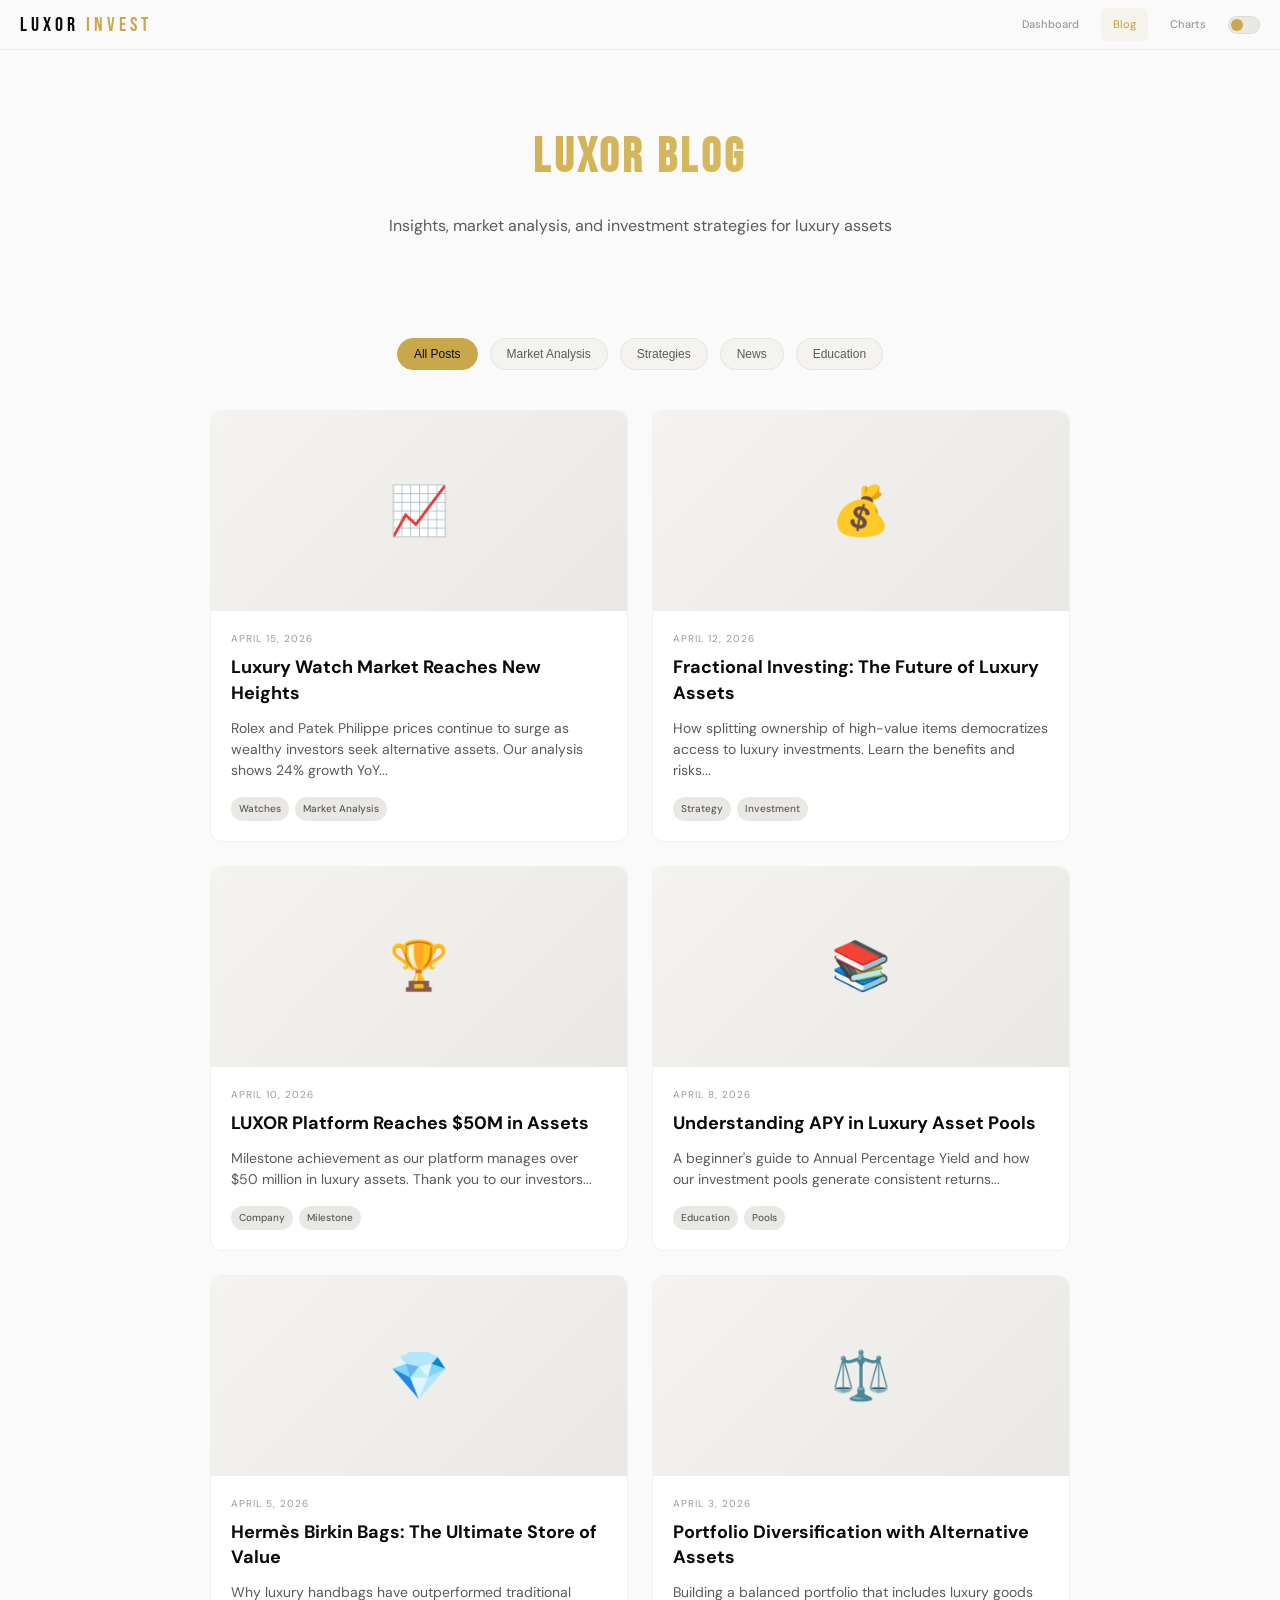
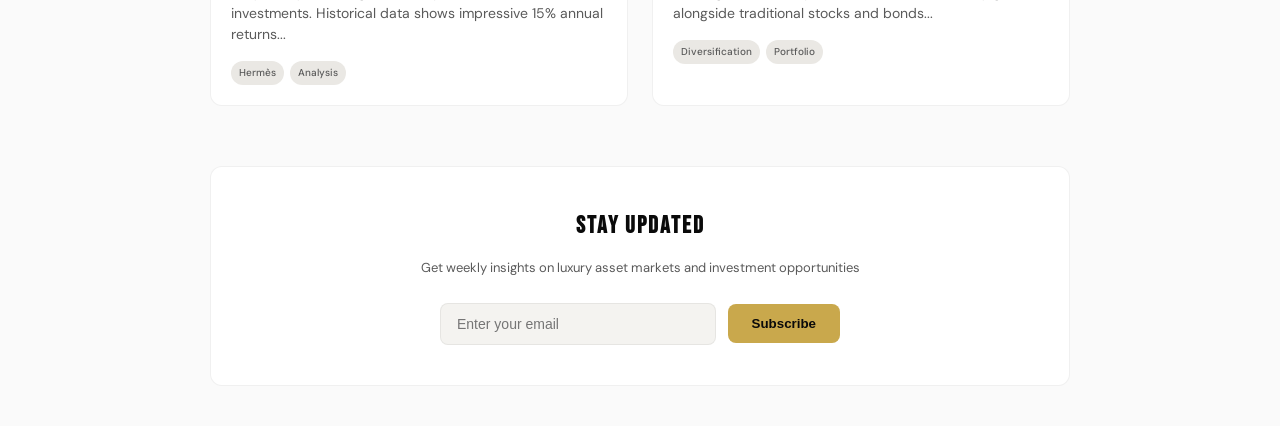
<file: blog.html>
<!DOCTYPE html>
<html lang="en" data-theme="light">
<head>
<meta charset="UTF-8">
<meta name="viewport" content="width=device-width, initial-scale=1.0">
<title>LUXOR INVEST — Blog</title>
<link href="https://fonts.googleapis.com/css2?family=Bebas+Neue&family=DM+Sans:wght@400;500;600;700&family=Space+Mono:wght@400;700&display=swap" rel="stylesheet">
<style>
[data-theme="light"]{--bg:#fafafa;--bg2:#f4f3f0;--bg3:#eae8e4;--dark:#0a0a0a;--gold:#c9a84c;--gold2:#b8943a;--goldL:#dfc368;--gg:rgba(201,168,76,.08);--t:#0a0a0a;--t2:#5a5a5a;--t3:#9a9a9a;--bd:rgba(0,0,0,.06);--bd2:rgba(201,168,76,.15);--green:#2d8f3e;--blue:#3a7bd5;--red:#c0392b;--card:#fff;--nav:rgba(250,250,250,.95);--side:#f7f6f3}
[data-theme="dark"]{--bg:#08080d;--bg2:#101018;--bg3:#18181f;--dark:#eae7e0;--gold:#d4a853;--gold2:#c49b38;--goldL:#e8cc80;--gg:rgba(212,168,83,.08);--t:#eae7e0;--t2:#7a756c;--t3:#4a4640;--bd:rgba(255,255,255,.05);--bd2:rgba(212,168,83,.12);--green:#3da34d;--blue:#5a9ee0;--red:#d44;--card:#111118;--nav:rgba(8,8,13,.95);--side:#0c0c14}
*{margin:0;padding:0;box-sizing:border-box}body{font-family:'DM Sans',sans-serif;background:var(--bg);color:var(--t);transition:background .3s,color .3s;font-size:13px;line-height:1.6}a{text-decoration:none;color:inherit}::-webkit-scrollbar{width:3px}::-webkit-scrollbar-thumb{background:var(--gold2);border-radius:9px}

/* NAV */
nav{position:fixed;top:0;left:0;right:0;z-index:100;padding:0 20px;display:flex;align-items:center;justify-content:space-between;backdrop-filter:blur(24px);background:var(--nav);border-bottom:1px solid var(--bd);height:50px}
.logo{font-family:'Bebas Neue',sans-serif;font-size:20px;letter-spacing:4px;cursor:pointer}.logo span{color:var(--gold)}
.nav-r{display:flex;gap:10px;align-items:center}
.nav-r a{font-size:11px;color:var(--t3);font-weight:500;padding:8px 12px;border-radius:6px;transition:all .3s}.nav-r a:hover,.nav-r a.active{color:var(--gold);background:var(--gg)}
.thm-toggle{width:32px;height:18px;background:var(--bg3);border-radius:9px;position:relative;cursor:pointer;border:1px solid var(--bd)}.thm-toggle::after{content:'';position:absolute;top:2px;left:2px;width:12px;height:12px;background:var(--gold);border-radius:50%;transition:left .3s}[data-theme="dark"] .thm-toggle::after{left:16px}

/* MAIN */
.main{max-width:900px;margin:0 auto;padding:80px 20px 40px;min-height:100vh}
.hero{text-align:center;margin-bottom:60px;padding:40px 0}
.hero h1{font-family:'Bebas Neue',sans-serif;font-size:48px;letter-spacing:4px;margin-bottom:16px;background:linear-gradient(135deg,var(--gold),var(--goldL));-webkit-background-clip:text;-webkit-text-fill-color:transparent}
.hero p{font-size:16px;color:var(--t2);max-width:600px;margin:0 auto}

/* BLOG GRID */
.blog-grid{display:grid;grid-template-columns:repeat(auto-fit,minmax(300px,1fr));gap:24px;margin-bottom:40px}
.blog-card{background:var(--card);border:1px solid var(--bd);border-radius:12px;overflow:hidden;transition:all .3s;cursor:pointer}
.blog-card:hover{transform:translateY(-2px);border-color:var(--gold);box-shadow:0 8px 24px rgba(201,168,76,.1)}
.blog-img{width:100%;height:200px;background:linear-gradient(135deg,var(--bg2),var(--bg3));position:relative;display:flex;align-items:center;justify-content:center;font-size:48px;color:var(--t3)}
.blog-content{padding:20px}
.blog-date{font-size:10px;color:var(--t3);text-transform:uppercase;letter-spacing:1px;margin-bottom:8px}
.blog-title{font-size:18px;font-weight:700;margin-bottom:12px;line-height:1.4}
.blog-excerpt{font-size:14px;color:var(--t2);line-height:1.5;margin-bottom:16px}
.blog-tags{display:flex;gap:6px;flex-wrap:wrap}
.blog-tag{background:var(--bg3);color:var(--t2);padding:4px 8px;border-radius:12px;font-size:10px;font-weight:500}

/* CATEGORIES */
.categories{display:flex;gap:12px;justify-content:center;margin-bottom:40px;flex-wrap:wrap}
.cat-btn{padding:8px 16px;border:1px solid var(--bd);background:var(--bg2);color:var(--t2);border-radius:20px;font-size:12px;font-weight:500;cursor:pointer;transition:all .3s}
.cat-btn:hover,.cat-btn.active{background:var(--gold);color:#0a0a0a;border-color:var(--gold)}

/* RESPONSIVE */
@media(max-width:768px){
.hero h1{font-size:36px}
.hero p{font-size:14px}
.blog-grid{grid-template-columns:1fr}
}
</style>
</head>
<body>

<!-- Nav -->
<nav>
<div class="logo" onclick="window.location.href='dashboard.html'">LUXOR <span>INVEST</span></div>
<div class="nav-r">
<a href="dashboard.html">Dashboard</a>
<a href="blog.html" class="active">Blog</a>
<a href="charts.html">Charts</a>
<div class="thm-toggle" onclick="document.documentElement.dataset.theme=document.documentElement.dataset.theme==='dark'?'light':'dark'"></div>
</div>
</nav>

<!-- Main -->
<div class="main">
<!-- Hero -->
<div class="hero">
<h1>LUXOR BLOG</h1>
<p>Insights, market analysis, and investment strategies for luxury assets</p>
</div>

<!-- Categories -->
<div class="categories">
<button class="cat-btn active" onclick="filterPosts('all')">All Posts</button>
<button class="cat-btn" onclick="filterPosts('market')">Market Analysis</button>
<button class="cat-btn" onclick="filterPosts('strategy')">Strategies</button>
<button class="cat-btn" onclick="filterPosts('news')">News</button>
<button class="cat-btn" onclick="filterPosts('education')">Education</button>
</div>

<!-- Blog Grid -->
<div class="blog-grid" id="blogGrid">

<article class="blog-card" data-category="market" onclick="openPost(1)">
<div class="blog-img">📈</div>
<div class="blog-content">
<div class="blog-date">April 15, 2026</div>
<h2 class="blog-title">Luxury Watch Market Reaches New Heights</h2>
<p class="blog-excerpt">Rolex and Patek Philippe prices continue to surge as wealthy investors seek alternative assets. Our analysis shows 24% growth YoY...</p>
<div class="blog-tags">
<span class="blog-tag">Watches</span>
<span class="blog-tag">Market Analysis</span>
</div>
</div>
</article>

<article class="blog-card" data-category="strategy" onclick="openPost(2)">
<div class="blog-img">💰</div>
<div class="blog-content">
<div class="blog-date">April 12, 2026</div>
<h2 class="blog-title">Fractional Investing: The Future of Luxury Assets</h2>
<p class="blog-excerpt">How splitting ownership of high-value items democratizes access to luxury investments. Learn the benefits and risks...</p>
<div class="blog-tags">
<span class="blog-tag">Strategy</span>
<span class="blog-tag">Investment</span>
</div>
</div>
</article>

<article class="blog-card" data-category="news" onclick="openPost(3)">
<div class="blog-img">🏆</div>
<div class="blog-content">
<div class="blog-date">April 10, 2026</div>
<h2 class="blog-title">LUXOR Platform Reaches $50M in Assets</h2>
<p class="blog-excerpt">Milestone achievement as our platform manages over $50 million in luxury assets. Thank you to our investors...</p>
<div class="blog-tags">
<span class="blog-tag">Company</span>
<span class="blog-tag">Milestone</span>
</div>
</div>
</article>

<article class="blog-card" data-category="education" onclick="openPost(4)">
<div class="blog-img">📚</div>
<div class="blog-content">
<div class="blog-date">April 8, 2026</div>
<h2 class="blog-title">Understanding APY in Luxury Asset Pools</h2>
<p class="blog-excerpt">A beginner's guide to Annual Percentage Yield and how our investment pools generate consistent returns...</p>
<div class="blog-tags">
<span class="blog-tag">Education</span>
<span class="blog-tag">Pools</span>
</div>
</div>
</article>

<article class="blog-card" data-category="market" onclick="openPost(5)">
<div class="blog-img">💎</div>
<div class="blog-content">
<div class="blog-date">April 5, 2026</div>
<h2 class="blog-title">Hermès Birkin Bags: The Ultimate Store of Value</h2>
<p class="blog-excerpt">Why luxury handbags have outperformed traditional investments. Historical data shows impressive 15% annual returns...</p>
<div class="blog-tags">
<span class="blog-tag">Hermès</span>
<span class="blog-tag">Analysis</span>
</div>
</div>
</article>

<article class="blog-card" data-category="strategy" onclick="openPost(6)">
<div class="blog-img">⚖️</div>
<div class="blog-content">
<div class="blog-date">April 3, 2026</div>
<h2 class="blog-title">Portfolio Diversification with Alternative Assets</h2>
<p class="blog-excerpt">Building a balanced portfolio that includes luxury goods alongside traditional stocks and bonds...</p>
<div class="blog-tags">
<span class="blog-tag">Diversification</span>
<span class="blog-tag">Portfolio</span>
</div>
</div>
</article>

</div>

<!-- Newsletter Signup -->
<div style="background:var(--card);border:1px solid var(--bd);border-radius:12px;padding:40px;text-align:center;margin-top:60px">
<h3 style="font-family:'Bebas Neue',sans-serif;font-size:24px;letter-spacing:2px;margin-bottom:12px">Stay Updated</h3>
<p style="color:var(--t2);margin-bottom:24px">Get weekly insights on luxury asset markets and investment opportunities</p>
<div style="display:flex;gap:12px;max-width:400px;margin:0 auto;align-items:center">
<input type="email" placeholder="Enter your email" style="flex:1;padding:12px 16px;background:var(--bg2);border:1px solid var(--bd);border-radius:8px;color:var(--t);font-size:14px">
<button onclick="subscribeNewsletter()" style="background:var(--gold);color:#0a0a0a;border:none;padding:12px 24px;border-radius:8px;font-weight:600;cursor:pointer;white-space:nowrap">Subscribe</button>
</div>
</div>

</div>

<script>
function filterPosts(category) {
  // Update active button
  document.querySelectorAll('.cat-btn').forEach(btn => {
    btn.classList.remove('active');
  });
  event.target.classList.add('active');
  
  // Show/hide posts
  const posts = document.querySelectorAll('.blog-card');
  posts.forEach(post => {
    const postCategory = post.dataset.category;
    if (category === 'all' || postCategory === category) {
      post.style.display = 'block';
    } else {
      post.style.display = 'none';
    }
  });
}

function openPost(id) {
  // Simulate opening blog post
  const posts = {
    1: {
      title: "Luxury Watch Market Reaches New Heights",
      content: "The luxury watch market continues its unprecedented growth trajectory, with Rolex and Patek Philippe leading the charge. Our comprehensive analysis reveals a 24% year-over-year increase in average prices, driven by supply constraints and increased demand from high-net-worth individuals seeking alternative investments..."
    },
    2: {
      title: "Fractional Investing: The Future of Luxury Assets", 
      content: "Fractional investing is revolutionizing access to luxury assets. By allowing multiple investors to own shares of high-value items like Rolex watches or Hermès bags, we're democratizing an investment class previously reserved for the ultra-wealthy..."
    }
    // Add more posts as needed
  };
  
  if (posts[id]) {
    alert(`${posts[id].title}\n\n${posts[id].content.substring(0, 200)}...\n\n[Full article functionality coming soon]`);
  }
}

function subscribeNewsletter() {
  const email = document.querySelector('input[type="email"]').value;
  if (!email) {
    alert('Please enter your email address');
    return;
  }
  
  if (!email.includes('@')) {
    alert('Please enter a valid email address');
    return;
  }
  
  alert(`Thank you for subscribing with ${email}!\n\nYou'll receive our weekly luxury investment insights.`);
  document.querySelector('input[type="email"]').value = '';
}

console.log('📰 LUXOR Blog loaded successfully');
</script>

</body>
</html>
</file>
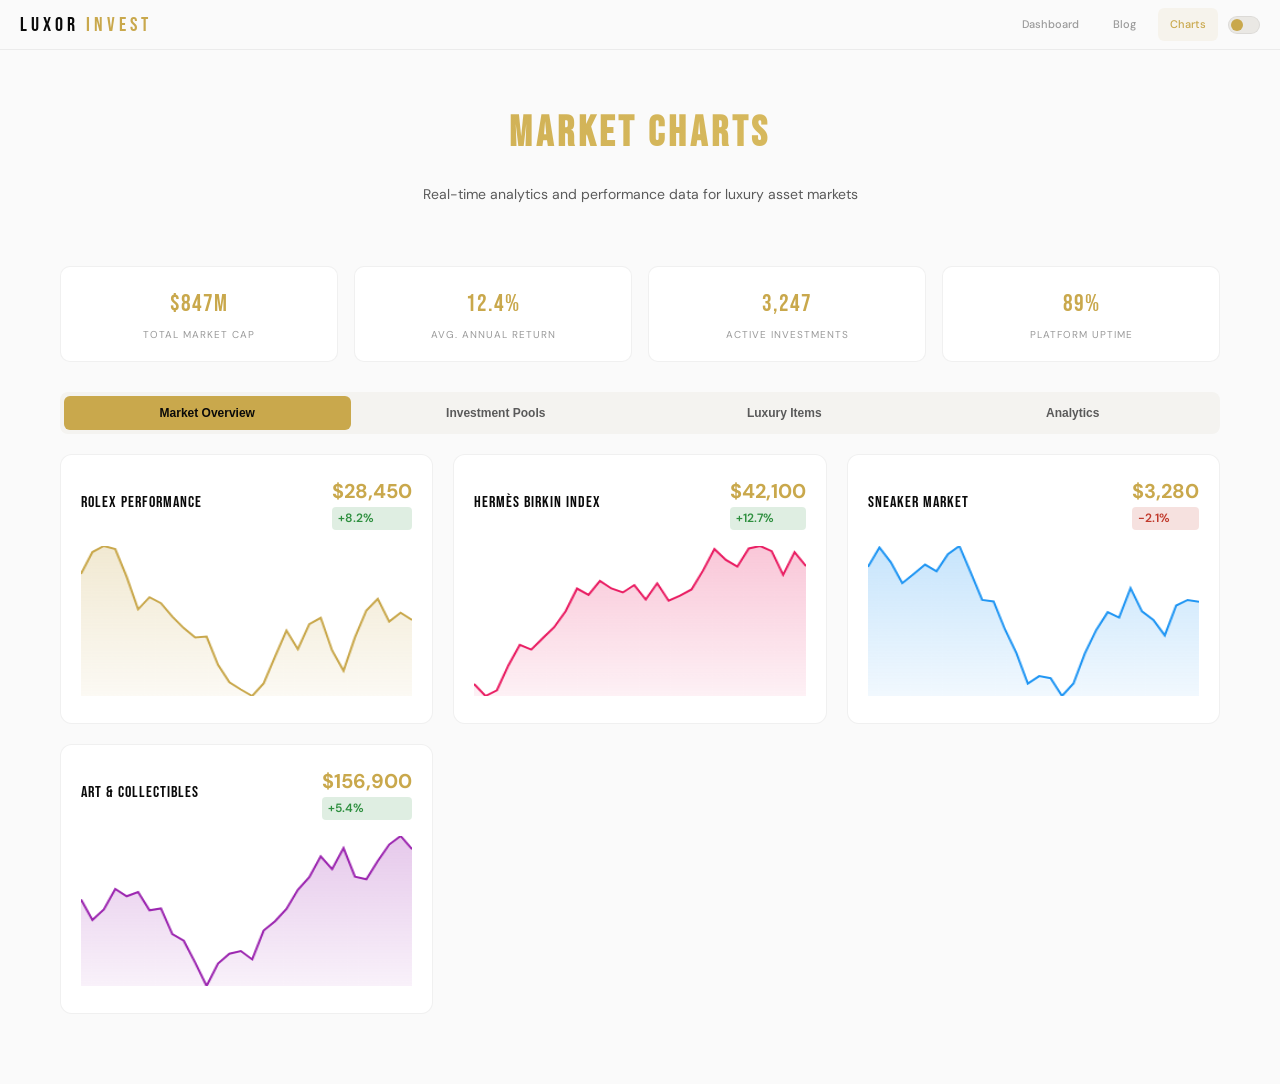
<file: charts.html>
<!DOCTYPE html>
<html lang="en" data-theme="light">
<head>
<meta charset="UTF-8">
<meta name="viewport" content="width=device-width, initial-scale=1.0">
<title>LUXOR INVEST — Charts</title>
<link href="https://fonts.googleapis.com/css2?family=Bebas+Neue&family=DM+Sans:wght@400;500;600;700&family=Space+Mono:wght@400;700&display=swap" rel="stylesheet">
<style>
[data-theme="light"]{--bg:#fafafa;--bg2:#f4f3f0;--bg3:#eae8e4;--dark:#0a0a0a;--gold:#c9a84c;--gold2:#b8943a;--goldL:#dfc368;--gg:rgba(201,168,76,.08);--t:#0a0a0a;--t2:#5a5a5a;--t3:#9a9a9a;--bd:rgba(0,0,0,.06);--bd2:rgba(201,168,76,.15);--green:#2d8f3e;--blue:#3a7bd5;--red:#c0392b;--card:#fff;--nav:rgba(250,250,250,.95);--side:#f7f6f3}
[data-theme="dark"]{--bg:#08080d;--bg2:#101018;--bg3:#18181f;--dark:#eae7e0;--gold:#d4a853;--gold2:#c49b38;--goldL:#e8cc80;--gg:rgba(212,168,83,.08);--t:#eae7e0;--t2:#7a756c;--t3:#4a4640;--bd:rgba(255,255,255,.05);--bd2:rgba(212,168,83,.12);--green:#3da34d;--blue:#5a9ee0;--red:#d44;--card:#111118;--nav:rgba(8,8,13,.95);--side:#0c0c14}
*{margin:0;padding:0;box-sizing:border-box}body{font-family:'DM Sans',sans-serif;background:var(--bg);color:var(--t);transition:background .3s,color .3s;font-size:13px;line-height:1.6}a{text-decoration:none;color:inherit}::-webkit-scrollbar{width:3px}::-webkit-scrollbar-thumb{background:var(--gold2);border-radius:9px}

/* NAV */
nav{position:fixed;top:0;left:0;right:0;z-index:100;padding:0 20px;display:flex;align-items:center;justify-content:space-between;backdrop-filter:blur(24px);background:var(--nav);border-bottom:1px solid var(--bd);height:50px}
.logo{font-family:'Bebas Neue',sans-serif;font-size:20px;letter-spacing:4px;cursor:pointer}.logo span{color:var(--gold)}
.nav-r{display:flex;gap:10px;align-items:center}
.nav-r a{font-size:11px;color:var(--t3);font-weight:500;padding:8px 12px;border-radius:6px;transition:all .3s}.nav-r a:hover,.nav-r a.active{color:var(--gold);background:var(--gg)}
.thm-toggle{width:32px;height:18px;background:var(--bg3);border-radius:9px;position:relative;cursor:pointer;border:1px solid var(--bd)}.thm-toggle::after{content:'';position:absolute;top:2px;left:2px;width:12px;height:12px;background:var(--gold);border-radius:50%;transition:left .3s}[data-theme="dark"] .thm-toggle::after{left:16px}

/* MAIN */
.main{max-width:1200px;margin:0 auto;padding:80px 20px 40px;min-height:100vh}
.hero{text-align:center;margin-bottom:40px;padding:20px 0}
.hero h1{font-family:'Bebas Neue',sans-serif;font-size:42px;letter-spacing:4px;margin-bottom:16px;background:linear-gradient(135deg,var(--gold),var(--goldL));-webkit-background-clip:text;-webkit-text-fill-color:transparent}
.hero p{font-size:14px;color:var(--t2);max-width:500px;margin:0 auto}

/* CARDS */
.chart-grid{display:grid;grid-template-columns:repeat(auto-fit,minmax(350px,1fr));gap:20px;margin-bottom:30px}
.chart-card{background:var(--card);border:1px solid var(--bd);border-radius:12px;padding:20px;transition:all .3s}
.chart-card:hover{border-color:var(--gold);box-shadow:0 4px 16px rgba(201,168,76,.1)}
.chart-header{display:flex;justify-content:space-between;align-items:center;margin-bottom:16px}
.chart-title{font-family:'Bebas Neue',sans-serif;font-size:16px;letter-spacing:1px}
.chart-value{font-size:20px;font-weight:700;color:var(--gold)}
.chart-change{font-size:12px;padding:2px 6px;border-radius:4px;font-weight:600}
.chart-change.up{color:var(--green);background:rgba(45,143,62,.15)}
.chart-change.down{color:var(--red);background:rgba(192,57,43,.15)}

/* STATS */
.stats-row{display:grid;grid-template-columns:repeat(auto-fit,minmax(180px,1fr));gap:16px;margin-bottom:30px}
.stat-card{background:var(--card);border:1px solid var(--bd);border-radius:10px;padding:18px;text-align:center}
.stat-value{font-family:'Bebas Neue',sans-serif;font-size:24px;letter-spacing:1px;color:var(--gold);margin-bottom:4px}
.stat-label{font-size:10px;color:var(--t3);text-transform:uppercase;letter-spacing:1px}

/* TABS */
.tabs{display:flex;gap:2px;margin-bottom:20px;background:var(--bg2);border-radius:8px;padding:4px}
.tab{flex:1;padding:10px 16px;background:transparent;border:none;color:var(--t2);cursor:pointer;border-radius:6px;font-size:12px;font-weight:600;transition:all .3s}
.tab.active{background:var(--gold);color:#0a0a0a}

/* RESPONSIVE */
@media(max-width:768px){
.chart-grid{grid-template-columns:1fr}
.stats-row{grid-template-columns:repeat(2,1fr)}
}
</style>
</head>
<body>

<!-- Nav -->
<nav>
<div class="logo" onclick="window.location.href='dashboard.html'">LUXOR <span>INVEST</span></div>
<div class="nav-r">
<a href="dashboard.html">Dashboard</a>
<a href="blog.html">Blog</a>
<a href="charts.html" class="active">Charts</a>
<div class="thm-toggle" onclick="document.documentElement.dataset.theme=document.documentElement.dataset.theme==='dark'?'light':'dark'"></div>
</div>
</nav>

<!-- Main -->
<div class="main">
<!-- Hero -->
<div class="hero">
<h1>MARKET CHARTS</h1>
<p>Real-time analytics and performance data for luxury asset markets</p>
</div>

<!-- Stats Row -->
<div class="stats-row">
<div class="stat-card">
<div class="stat-value">$847M</div>
<div class="stat-label">Total Market Cap</div>
</div>
<div class="stat-card">
<div class="stat-value">12.4%</div>
<div class="stat-label">Avg. Annual Return</div>
</div>
<div class="stat-card">
<div class="stat-value">3,247</div>
<div class="stat-label">Active Investments</div>
</div>
<div class="stat-card">
<div class="stat-value">89%</div>
<div class="stat-label">Platform Uptime</div>
</div>
</div>

<!-- Tabs -->
<div class="tabs">
<button class="tab active" onclick="switchTab('overview')">Market Overview</button>
<button class="tab" onclick="switchTab('pools')">Investment Pools</button>
<button class="tab" onclick="switchTab('items')">Luxury Items</button>
<button class="tab" onclick="switchTab('analytics')">Analytics</button>
</div>

<!-- Chart Grid -->
<div id="overview" class="chart-grid">

<div class="chart-card">
<div class="chart-header">
<div class="chart-title">Rolex Performance</div>
<div>
<div class="chart-value">$28,450</div>
<div class="chart-change up">+8.2%</div>
</div>
</div>
<canvas id="rolexChart" width="300" height="150" style="width:100%;height:150px"></canvas>
</div>

<div class="chart-card">
<div class="chart-header">
<div class="chart-title">Hermès Birkin Index</div>
<div>
<div class="chart-value">$42,100</div>
<div class="chart-change up">+12.7%</div>
</div>
</div>
<canvas id="hermesChart" width="300" height="150" style="width:100%;height:150px"></canvas>
</div>

<div class="chart-card">
<div class="chart-header">
<div class="chart-title">Sneaker Market</div>
<div>
<div class="chart-value">$3,280</div>
<div class="chart-change down">-2.1%</div>
</div>
</div>
<canvas id="sneakerChart" width="300" height="150" style="width:100%;height:150px"></canvas>
</div>

<div class="chart-card">
<div class="chart-header">
<div class="chart-title">Art & Collectibles</div>
<div>
<div class="chart-value">$156,900</div>
<div class="chart-change up">+5.4%</div>
</div>
</div>
<canvas id="artChart" width="300" height="150" style="width:100%;height:150px"></canvas>
</div>

</div>

<div id="pools" class="chart-grid" style="display:none">

<div class="chart-card">
<div class="chart-header">
<div class="chart-title">Silver Pool Performance</div>
<div>
<div class="chart-value">0.5%</div>
<div class="chart-change up">Daily</div>
</div>
</div>
<canvas id="silverPoolChart" width="300" height="150" style="width:100%;height:150px"></canvas>
<div style="margin-top:12px;font-size:11px;color:var(--t3)">
<div>Total Value Locked: $2.4M</div>
<div>Active Investors: 847</div>
</div>
</div>

<div class="chart-card">
<div class="chart-header">
<div class="chart-title">Gold Pool Performance</div>
<div>
<div class="chart-value">3.0%</div>
<div class="chart-change up">Weekly</div>
</div>
</div>
<canvas id="goldPoolChart" width="300" height="150" style="width:100%;height:150px"></canvas>
<div style="margin-top:12px;font-size:11px;color:var(--t3)">
<div>Total Value Locked: $8.7M</div>
<div>Active Investors: 312</div>
</div>
</div>

<div class="chart-card">
<div class="chart-header">
<div class="chart-title">Platinum Pool Performance</div>
<div>
<div class="chart-value">15%</div>
<div class="chart-change up">Monthly</div>
</div>
</div>
<canvas id="platinumPoolChart" width="300" height="150" style="width:100%;height:150px"></canvas>
<div style="margin-top:12px;font-size:11px;color:var(--t3)">
<div>Total Value Locked: $24.1M</div>
<div>Active Investors: 89</div>
</div>
</div>

</div>

<div id="items" class="chart-grid" style="display:none">

<div class="chart-card">
<div class="chart-header">
<div class="chart-title">Top Performing Items</div>
</div>
<div style="space-y:8px">
<div style="display:flex;justify-content:space-between;padding:8px 0;border-bottom:1px solid var(--bd);font-size:12px">
<span>Patek Philippe Nautilus</span>
<span style="color:var(--green);font-weight:600">+28.4%</span>
</div>
<div style="display:flex;justify-content:space-between;padding:8px 0;border-bottom:1px solid var(--bd);font-size:12px">
<span>Hermès Birkin 30 Black</span>
<span style="color:var(--green);font-weight:600">+22.1%</span>
</div>
<div style="display:flex;justify-content:space-between;padding:8px 0;border-bottom:1px solid var(--bd);font-size:12px">
<span>Nike Jordan 1 Chicago</span>
<span style="color:var(--green);font-weight:600">+18.7%</span>
</div>
<div style="display:flex;justify-content:space-between;padding:8px 0;border-bottom:1px solid var(--bd);font-size:12px">
<span>Rolex Daytona Steel</span>
<span style="color:var(--green);font-weight:600">+15.2%</span>
</div>
<div style="display:flex;justify-content:space-between;padding:8px 0;font-size:12px">
<span>Louis Vuitton Neverfull</span>
<span style="color:var(--green);font-weight:600">+12.8%</span>
</div>
</div>
</div>

<div class="chart-card">
<div class="chart-header">
<div class="chart-title">Category Distribution</div>
</div>
<canvas id="categoryChart" width="300" height="150" style="width:100%;height:150px"></canvas>
</div>

</div>

<div id="analytics" class="chart-grid" style="display:none">

<div class="chart-card">
<div class="chart-header">
<div class="chart-title">User Growth</div>
<div>
<div class="chart-value">3,247</div>
<div class="chart-change up">+24.1%</div>
</div>
</div>
<canvas id="userGrowthChart" width="300" height="150" style="width:100%;height:150px"></canvas>
</div>

<div class="chart-card">
<div class="chart-header">
<div class="chart-title">Platform Metrics</div>
</div>
<div style="space-y:12px">
<div style="display:flex;justify-content:space-between;padding:10px 0;border-bottom:1px solid var(--bd)">
<span style="color:var(--t2);font-size:12px">Total Deposits</span>
<span style="font-weight:700;color:var(--gold)">$47.2M</span>
</div>
<div style="display:flex;justify-content:space-between;padding:10px 0;border-bottom:1px solid var(--bd)">
<span style="color:var(--t2);font-size:12px">Total Withdrawals</span>
<span style="font-weight:700;color:var(--t)">$12.8M</span>
</div>
<div style="display:flex;justify-content:space-between;padding:10px 0;border-bottom:1px solid var(--bd)">
<span style="color:var(--t2);font-size:12px">Active Positions</span>
<span style="font-weight:700;color:var(--blue)">1,847</span>
</div>
<div style="display:flex;justify-content:space-between;padding:10px 0">
<span style="color:var(--t2);font-size:12px">Avg. Position Size</span>
<span style="font-weight:700;color:var(--green)">$8,420</span>
</div>
</div>
</div>

</div>

</div>

<script>
function switchTab(tabName) {
  // Update tab buttons
  document.querySelectorAll('.tab').forEach(tab => {
    tab.classList.remove('active');
  });
  event.target.classList.add('active');
  
  // Show/hide content
  document.querySelectorAll('.chart-grid').forEach(grid => {
    grid.style.display = 'none';
  });
  document.getElementById(tabName).style.display = 'grid';
  
  // Redraw charts for active tab
  setTimeout(() => drawCharts(tabName), 100);
}

function drawCharts(tab = 'overview') {
  if (tab === 'overview') {
    drawChart('rolexChart', generateData(30, 25000, 32000), '#c9a84c');
    drawChart('hermesChart', generateData(30, 35000, 45000), '#e91e63');
    drawChart('sneakerChart', generateData(30, 2800, 3500), '#2196f3');
    drawChart('artChart', generateData(30, 140000, 170000), '#9c27b0');
  } else if (tab === 'pools') {
    drawChart('silverPoolChart', generateData(30, 98, 102), '#c0c0c0');
    drawChart('goldPoolChart', generateData(30, 95, 105), '#c9a84c');
    drawChart('platinumPoolChart', generateData(30, 90, 115), '#b8b8b8');
  } else if (tab === 'items') {
    drawPieChart('categoryChart');
  } else if (tab === 'analytics') {
    drawChart('userGrowthChart', generateGrowthData(12), '#4caf50');
  }
}

function generateData(points, min, max) {
  const data = [];
  let current = (min + max) / 2;
  
  for (let i = 0; i < points; i++) {
    current += (Math.random() - 0.5) * (max - min) * 0.1;
    current = Math.max(min, Math.min(max, current));
    data.push(current);
  }
  
  return data;
}

function generateGrowthData(points) {
  const data = [];
  let current = 1000;
  
  for (let i = 0; i < points; i++) {
    current *= (1 + Math.random() * 0.3 + 0.1);
    data.push(Math.floor(current));
  }
  
  return data;
}

function drawChart(canvasId, data, color = '#c9a84c') {
  const canvas = document.getElementById(canvasId);
  if (!canvas) return;
  
  const ctx = canvas.getContext('2d');
  const w = canvas.width;
  const h = canvas.height;
  
  // Clear canvas
  ctx.clearRect(0, 0, w, h);
  
  if (!data.length) return;
  
  const min = Math.min(...data);
  const max = Math.max(...data);
  const range = max - min || 1;
  
  // Draw area fill
  ctx.beginPath();
  ctx.moveTo(0, h);
  data.forEach((point, index) => {
    const x = (index / (data.length - 1)) * w;
    const y = h - ((point - min) / range) * h;
    if (index === 0) {
      ctx.lineTo(x, y);
    } else {
      ctx.lineTo(x, y);
    }
  });
  ctx.lineTo(w, h);
  ctx.closePath();
  
  const gradient = ctx.createLinearGradient(0, 0, 0, h);
  gradient.addColorStop(0, color + '40');
  gradient.addColorStop(1, color + '10');
  ctx.fillStyle = gradient;
  ctx.fill();
  
  // Draw line
  ctx.beginPath();
  data.forEach((point, index) => {
    const x = (index / (data.length - 1)) * w;
    const y = h - ((point - min) / range) * h;
    if (index === 0) {
      ctx.moveTo(x, y);
    } else {
      ctx.lineTo(x, y);
    }
  });
  ctx.strokeStyle = color;
  ctx.lineWidth = 2;
  ctx.stroke();
}

function drawPieChart(canvasId) {
  const canvas = document.getElementById(canvasId);
  if (!canvas) return;
  
  const ctx = canvas.getContext('2d');
  const w = canvas.width;
  const h = canvas.height;
  const centerX = w / 2;
  const centerY = h / 2;
  const radius = Math.min(w, h) / 3;
  
  // Clear canvas
  ctx.clearRect(0, 0, w, h);
  
  const data = [
    { label: 'Watches', value: 45, color: '#c9a84c' },
    { label: 'Bags', value: 25, color: '#e91e63' },
    { label: 'Sneakers', value: 15, color: '#2196f3' },
    { label: 'Jewelry', value: 10, color: '#9c27b0' },
    { label: 'Art', value: 5, color: '#4caf50' }
  ];
  
  let currentAngle = -Math.PI / 2;
  
  data.forEach(segment => {
    const sliceAngle = (segment.value / 100) * 2 * Math.PI;
    
    ctx.beginPath();
    ctx.moveTo(centerX, centerY);
    ctx.arc(centerX, centerY, radius, currentAngle, currentAngle + sliceAngle);
    ctx.closePath();
    ctx.fillStyle = segment.color;
    ctx.fill();
    
    currentAngle += sliceAngle;
  });
}

// Initialize on load
document.addEventListener('DOMContentLoaded', function() {
  drawCharts('overview');
});

console.log('📊 LUXOR Charts loaded successfully');
</script>

</body>
</html>
</file>
<file: assets/index-nLtE4ZOD.css>
[data-theme="light"]{--bg:#fafafa;--bg2:#f4f3f0;--bg3:#eae8e4;--dark:#0a0a0a;--gold:#c9a84c;--gold2:#b8943a;--goldL:#dfc368;--gg:rgba(201,168,76,.08);--t:#0a0a0a;--t2:#5a5a5a;--t3:#9a9a9a;--bd:rgba(0,0,0,.06);--bd2:rgba(201,168,76,.15);--green:#2d8f3e;--blue:#3a7bd5;--red:#c0392b;--card:#fff;--nav:rgba(250,250,250,.95);--side:#f7f6f3}
[data-theme="dark"]{--bg:#08080d;--bg2:#101018;--bg3:#18181f;--dark:#eae7e0;--gold:#d4a853;--gold2:#c49b38;--goldL:#e8cc80;--gg:rgba(212,168,83,.08);--t:#eae7e0;--t2:#7a756c;--t3:#4a4640;--bd:rgba(255,255,255,.05);--bd2:rgba(212,168,83,.12);--green:#3da34d;--blue:#5a9ee0;--red:#d44;--card:#111118;--nav:rgba(8,8,13,.95);--side:#0c0c14}
*{margin:0;padding:0;box-sizing:border-box}body{font-family:'DM Sans',sans-serif;background:var(--bg);color:var(--t);transition:background .3s,color .3s;font-size:13px;line-height:1.6}a{text-decoration:none;color:inherit}::-webkit-scrollbar{width:3px}::-webkit-scrollbar-thumb{background:var(--gold2);border-radius:9px}

/* NAV */
nav{position:fixed;top:0;left:0;right:0;z-index:100;padding:0 20px;display:flex;align-items:center;justify-content:space-between;backdrop-filter:blur(24px);background:var(--nav);border-bottom:1px solid var(--bd);height:50px}
.logo{font-family:'Bebas Neue',sans-serif;font-size:20px;letter-spacing:4px;cursor:pointer}.logo span{color:var(--gold)}
.nav-r{display:flex;gap:10px;align-items:center}
.nav-r a{font-size:11px;color:var(--t3);font-weight:500;padding:8px 12px;border-radius:6px;transition:all .3s}.nav-r a:hover,.nav-r a.active{color:var(--gold);background:var(--gg)}
.thm-toggle{width:32px;height:18px;background:var(--bg3);border-radius:9px;position:relative;cursor:pointer;border:1px solid var(--bd)}.thm-toggle::after{content:'';position:absolute;top:2px;left:2px;width:12px;height:12px;background:var(--gold);border-radius:50%;transition:left .3s}[data-theme="dark"] .thm-toggle::after{left:16px}

/* MAIN */
.main{max-width:1200px;margin:0 auto;padding:80px 20px 40px;min-height:100vh}
.hero{text-align:center;margin-bottom:40px;padding:20px 0}
.hero h1{font-family:'Bebas Neue',sans-serif;font-size:42px;letter-spacing:4px;margin-bottom:16px;background:linear-gradient(135deg,var(--gold),var(--goldL));-webkit-background-clip:text;-webkit-text-fill-color:transparent}
.hero p{font-size:14px;color:var(--t2);max-width:500px;margin:0 auto}

/* CARDS */
.chart-grid{display:grid;grid-template-columns:repeat(auto-fit,minmax(350px,1fr));gap:20px;margin-bottom:30px}
.chart-card{background:var(--card);border:1px solid var(--bd);border-radius:12px;padding:20px;transition:all .3s}
.chart-card:hover{border-color:var(--gold);box-shadow:0 4px 16px rgba(201,168,76,.1)}
.chart-header{display:flex;justify-content:space-between;align-items:center;margin-bottom:16px}
.chart-title{font-family:'Bebas Neue',sans-serif;font-size:16px;letter-spacing:1px}
.chart-value{font-size:20px;font-weight:700;color:var(--gold)}
.chart-change{font-size:12px;padding:2px 6px;border-radius:4px;font-weight:600}
.chart-change.up{color:var(--green);background:rgba(45,143,62,.15)}
.chart-change.down{color:var(--red);background:rgba(192,57,43,.15)}

/* STATS */
.stats-row{display:grid;grid-template-columns:repeat(auto-fit,minmax(180px,1fr));gap:16px;margin-bottom:30px}
.stat-card{background:var(--card);border:1px solid var(--bd);border-radius:10px;padding:18px;text-align:center}
.stat-value{font-family:'Bebas Neue',sans-serif;font-size:24px;letter-spacing:1px;color:var(--gold);margin-bottom:4px}
.stat-label{font-size:10px;color:var(--t3);text-transform:uppercase;letter-spacing:1px}

/* TABS */
.tabs{display:flex;gap:2px;margin-bottom:20px;background:var(--bg2);border-radius:8px;padding:4px}
.tab{flex:1;padding:10px 16px;background:transparent;border:none;color:var(--t2);cursor:pointer;border-radius:6px;font-size:12px;font-weight:600;transition:all .3s}
.tab.active{background:var(--gold);color:#0a0a0a}

/* RESPONSIVE */
@media(max-width:768px){
.chart-grid{grid-template-columns:1fr}
.stats-row{grid-template-columns:repeat(2,1fr)}
}

[data-theme="light"]{--bg:#fafafa;--bg2:#f4f3f0;--bg3:#eae8e4;--dark:#0a0a0a;--gold:#c9a84c;--gold2:#b8943a;--goldL:#dfc368;--gg:rgba(201,168,76,.08);--t:#0a0a0a;--t2:#5a5a5a;--t3:#9a9a9a;--bd:rgba(0,0,0,.06);--bd2:rgba(201,168,76,.15);--green:#2d8f3e;--blue:#3a7bd5;--red:#c0392b;--card:#fff;--nav:rgba(250,250,250,.95);--side:#f7f6f3}
[data-theme="dark"]{--bg:#08080d;--bg2:#101018;--bg3:#18181f;--dark:#eae7e0;--gold:#d4a853;--gold2:#c49b38;--goldL:#e8cc80;--gg:rgba(212,168,83,.08);--t:#eae7e0;--t2:#7a756c;--t3:#4a4640;--bd:rgba(255,255,255,.05);--bd2:rgba(212,168,83,.12);--green:#3da34d;--blue:#5a9ee0;--red:#d44;--card:#111118;--nav:rgba(8,8,13,.95);--side:#0c0c14}
*{margin:0;padding:0;box-sizing:border-box}body{font-family:'DM Sans',sans-serif;background:var(--bg);color:var(--t);transition:background .3s,color .3s;font-size:13px;line-height:1.6}a{text-decoration:none;color:inherit}::-webkit-scrollbar{width:3px}::-webkit-scrollbar-thumb{background:var(--gold2);border-radius:9px}

/* NAV */
nav{position:fixed;top:0;left:0;right:0;z-index:100;padding:0 20px;display:flex;align-items:center;justify-content:space-between;backdrop-filter:blur(24px);background:var(--nav);border-bottom:1px solid var(--bd);height:50px}
.logo{font-family:'Bebas Neue',sans-serif;font-size:20px;letter-spacing:4px;cursor:pointer}.logo span{color:var(--gold)}
.nav-r{display:flex;gap:10px;align-items:center}
.nav-r a{font-size:11px;color:var(--t3);font-weight:500;padding:8px 12px;border-radius:6px;transition:all .3s}.nav-r a:hover,.nav-r a.active{color:var(--gold);background:var(--gg)}
.thm-toggle{width:32px;height:18px;background:var(--bg3);border-radius:9px;position:relative;cursor:pointer;border:1px solid var(--bd)}.thm-toggle::after{content:'';position:absolute;top:2px;left:2px;width:12px;height:12px;background:var(--gold);border-radius:50%;transition:left .3s}[data-theme="dark"] .thm-toggle::after{left:16px}

/* MAIN */
.main{max-width:900px;margin:0 auto;padding:80px 20px 40px;min-height:100vh}
.hero{text-align:center;margin-bottom:60px;padding:40px 0}
.hero h1{font-family:'Bebas Neue',sans-serif;font-size:48px;letter-spacing:4px;margin-bottom:16px;background:linear-gradient(135deg,var(--gold),var(--goldL));-webkit-background-clip:text;-webkit-text-fill-color:transparent}
.hero p{font-size:16px;color:var(--t2);max-width:600px;margin:0 auto}

/* BLOG GRID */
.blog-grid{display:grid;grid-template-columns:repeat(auto-fit,minmax(300px,1fr));gap:24px;margin-bottom:40px}
.blog-card{background:var(--card);border:1px solid var(--bd);border-radius:12px;overflow:hidden;transition:all .3s;cursor:pointer}
.blog-card:hover{transform:translateY(-2px);border-color:var(--gold);box-shadow:0 8px 24px rgba(201,168,76,.1)}
.blog-img{width:100%;height:200px;background:linear-gradient(135deg,var(--bg2),var(--bg3));position:relative;display:flex;align-items:center;justify-content:center;font-size:48px;color:var(--t3)}
.blog-content{padding:20px}
.blog-date{font-size:10px;color:var(--t3);text-transform:uppercase;letter-spacing:1px;margin-bottom:8px}
.blog-title{font-size:18px;font-weight:700;margin-bottom:12px;line-height:1.4}
.blog-excerpt{font-size:14px;color:var(--t2);line-height:1.5;margin-bottom:16px}
.blog-tags{display:flex;gap:6px;flex-wrap:wrap}
.blog-tag{background:var(--bg3);color:var(--t2);padding:4px 8px;border-radius:12px;font-size:10px;font-weight:500}

/* CATEGORIES */
.categories{display:flex;gap:12px;justify-content:center;margin-bottom:40px;flex-wrap:wrap}
.cat-btn{padding:8px 16px;border:1px solid var(--bd);background:var(--bg2);color:var(--t2);border-radius:20px;font-size:12px;font-weight:500;cursor:pointer;transition:all .3s}
.cat-btn:hover,.cat-btn.active{background:var(--gold);color:#0a0a0a;border-color:var(--gold)}

/* RESPONSIVE */
@media(max-width:768px){
.hero h1{font-size:36px}
.hero p{font-size:14px}
.blog-grid{grid-template-columns:1fr}
}

:root{--bg:#0a0a0a;--bg2:#151515;--card:#1a1a1a;--bd:#2a2a2a;--t:#f0ede6;--t2:#ccc;--t3:#666;--red:#ef5350;--green:#4caf50;--blue:#2196f3;--orange:#ff9800;--gold:#c9a84c;--purple:#9c27b0;}
*{margin:0;padding:0;box-sizing:border-box;}
body{font-family:-apple-system,sans-serif;background:var(--bg);color:var(--t);overflow-x:auto;line-height:1.4;}
.admin-header{background:linear-gradient(135deg,var(--card),#2a1a1a);padding:16px 24px;border-bottom:3px solid var(--red);display:flex;justify-content:space-between;align-items:center;}
.admin-title{font-size:24px;font-weight:900;letter-spacing:3px;background:linear-gradient(45deg,var(--red),var(--orange));-webkit-background-clip:text;-webkit-text-fill-color:transparent;}
.tg-status{padding:6px 14px;border-radius:20px;font-size:12px;border:1px solid var(--bd);background:var(--bg2);}
.tg-ok{color:var(--green);} .tg-no{color:var(--red);}
.nav{background:var(--bg2);padding:0 16px;display:flex;gap:0;border-bottom:1px solid var(--bd);overflow-x:auto;flex-wrap:nowrap;}
.nav-btn{padding:14px 16px;background:none;border:none;color:var(--t3);cursor:pointer;font-size:12px;font-weight:600;text-transform:uppercase;letter-spacing:1px;border-bottom:3px solid transparent;white-space:nowrap;transition:all .2s;}
.nav-btn:hover{color:var(--t2);}
.nav-btn.active{color:var(--red);border-bottom-color:var(--red);}
.tab{display:none;padding:20px;}
.tab.active{display:block;}
.grid{display:grid;grid-template-columns:repeat(auto-fit,minmax(360px,1fr));gap:16px;max-width:1800px;margin:0 auto;}
.grid-3{display:grid;grid-template-columns:repeat(auto-fit,minmax(200px,1fr));gap:12px;margin-bottom:20px;}
.panel{background:var(--card);border-radius:10px;border:1px solid var(--bd);overflow:hidden;}
.ph{padding:14px 20px;background:var(--bg2);border-bottom:1px solid var(--bd);font-weight:700;font-size:13px;display:flex;justify-content:space-between;align-items:center;}
.pb{padding:16px 20px;max-height:500px;overflow-y:auto;}
.stat{background:var(--bg2);border-radius:8px;padding:16px;border-left:4px solid;}
.stat .val{font-size:22px;font-weight:700;font-family:monospace;margin-bottom:2px;}
.stat .lbl{font-size:10px;color:var(--t3);text-transform:uppercase;letter-spacing:1px;}
.metric{display:flex;justify-content:space-between;padding:10px 0;border-bottom:1px solid var(--bd);font-size:13px;}
.metric:last-child{border-bottom:none;}
.ml{color:var(--t2);}
.mv{font-weight:700;font-family:monospace;}
.btn{padding:6px 12px;border:none;border-radius:5px;font-size:11px;font-weight:600;cursor:pointer;transition:all .2s;text-transform:uppercase;}
.btn:hover{opacity:.85;transform:translateY(-1px);}
.btn-g{background:linear-gradient(135deg,var(--green),#388e3c);color:#fff;}
.btn-r{background:linear-gradient(135deg,var(--red),#d32f2f);color:#fff;}
.btn-b{background:var(--blue);color:#fff;}
.btn-o{background:var(--orange);color:#000;}
.btn-p{background:var(--purple);color:#fff;}
.btn-gold{background:linear-gradient(135deg,var(--gold),#b8943a);color:#000;}
.btn-sm{padding:4px 8px;font-size:10px;}
.item-card{background:var(--bg2);border-radius:8px;padding:14px;margin-bottom:10px;border-left:4px solid var(--red);}
.item-card.wd{border-left-color:var(--orange);}
.item-card.dep{border-left-color:var(--green);}
.user-card{background:var(--bg2);border-radius:8px;padding:14px;margin-bottom:8px;border-left:4px solid var(--blue);}
.badge{padding:3px 8px;border-radius:4px;font-size:9px;font-weight:700;text-transform:uppercase;}
.inp{width:100%;padding:8px 10px;background:var(--bg2);border:1px solid var(--bd);border-radius:5px;color:var(--t);font-size:13px;outline:none;}
.inp:focus{border-color:var(--gold);}
.inp-row{margin-bottom:10px;}
.inp-row label{display:block;font-size:11px;color:var(--t3);margin-bottom:3px;text-transform:uppercase;letter-spacing:.5px;}
.form-grid{display:grid;grid-template-columns:1fr 1fr;gap:10px;}
.notif{position:fixed;top:20px;right:20px;padding:14px 20px;border-radius:8px;font-size:13px;font-weight:600;z-index:9999;animation:si .3s ease;box-shadow:0 4px 20px rgba(0,0,0,.4);}
.notif.ok{background:var(--green);color:#fff;}
.notif.err{background:var(--red);color:#fff;}
@keyframes si{from{opacity:0;transform:translateX(20px)}to{opacity:1;transform:translateX(0)}}
.modal-bg{display:none;position:fixed;inset:0;z-index:1000;background:rgba(0,0,0,.7);align-items:center;justify-content:center;padding:16px;}
.modal-bg.show{display:flex;}
.modal{background:var(--card);border:1px solid var(--bd);border-radius:12px;max-width:560px;width:100%;max-height:85vh;overflow-y:auto;padding:24px;position:relative;}
.mc{position:absolute;top:12px;right:14px;background:none;border:none;color:var(--t3);font-size:18px;cursor:pointer;}
.progress-bar{width:100%;height:6px;background:var(--bd);border-radius:3px;overflow:hidden;margin:4px 0;}
.progress-fill{height:100%;background:var(--green);border-radius:3px;transition:width .3s;}
canvas{width:100%;height:120px;}
.refresh-btn{background:none;border:none;color:var(--t3);cursor:pointer;font-size:13px;padding:4px;border-radius:4px;transition:all .2s;}
.refresh-btn:hover{color:var(--t);transform:rotate(180deg);}
select.inp option{background:var(--card);color:var(--t);}
textarea.inp{resize:vertical;min-height:60px;}

/* PHOTO UPLOAD DRAG & DROP */
.photo-upload-area{
  border:2px dashed var(--bd);
  border-radius:8px;
  padding:20px;
  text-align:center;
  background:var(--bg2);
  transition:all .3s ease;
  cursor:pointer;
  position:relative;
}
.photo-upload-area:hover{
  border-color:var(--gold);
  background:rgba(201,168,76,.05);
}
.photo-upload-area.dragover{
  border-color:var(--green);
  background:rgba(76,175,80,.1);
  transform:scale(1.02);
}
.upload-content{
  pointer-events:none;
}
.upload-icon{
  font-size:32px;
  margin-bottom:8px;
  opacity:.7;
}
.upload-text{
  font-size:13px;
  color:var(--t2);
}
.upload-text strong{
  color:var(--t);
  font-size:14px;
}
.upload-text a{
  color:var(--gold);
  text-decoration:none;
  cursor:pointer;
  pointer-events:all;
}
.upload-text a:hover{
  text-decoration:underline;
}
.upload-text small{
  color:var(--t3);
  font-size:11px;
}
.photo-preview{
  position:relative;
  max-width:200px;
  margin:0 auto;
}
.photo-preview img{
  width:100%;
  height:auto;
  border-radius:8px;
  box-shadow:0 4px 12px rgba(0,0,0,.2);
}
.photo-actions{
  position:absolute;
  top:8px;
  right:8px;
}
.btn-remove{
  background:rgba(192,57,43,.9);
  color:#fff;
  border:none;
  border-radius:4px;
  padding:4px 8px;
  font-size:11px;
  cursor:pointer;
  transition:all .2s;
}
.btn-remove:hover{
  background:var(--red);
}
.upload-progress{
  margin-top:10px;
  text-align:center;
}
.upload-status{
  font-size:11px;
  color:var(--t3);
  margin-top:8px;
}
.upload-status.success{
  color:var(--green);
}
.upload-status.error{
  color:var(--red);
}

:root,[data-theme="dark"],[data-theme="light"]{--bg:#0a0a0f;--bg2:#12121a;--bg3:#1a1a24;--dark:#f0ede6;--gold:#d4a853;--gold2:#c49b38;--goldL:#e8cc80;--gg:rgba(212,168,83,.12);--t:#f0ede6;--t2:#908a7e;--t3:#5c584e;--bd:rgba(255,255,255,.06);--bd2:rgba(212,168,83,.15);--green:#5cbf60;--blue:#5a9ee0;--red:#e05555;--card:#14141c;--nav:rgba(10,10,15,.9)}
*{margin:0;padding:0;box-sizing:border-box}html{scroll-behavior:smooth}body{font-family:'DM Sans',sans-serif;background:var(--bg);color:var(--t);overflow-x:hidden;transition:background .3s,color .3s}a{text-decoration:none;color:inherit}
::-webkit-scrollbar{width:3px}::-webkit-scrollbar-thumb{background:var(--gold2);border-radius:9px}
input[type=range]{width:100%;height:6px;-webkit-appearance:none;background:var(--bg3);}
input[type=range]::-webkit-slider-thumb{-webkit-appearance:none;width:20px;height:20px;border-radius:50%;background:var(--gold);cursor:pointer;border:none}
nav{position:fixed;top:0;left:0;right:0;height:52px;background:rgba(10,10,15,.97);backdrop-filter:blur(12px);border-bottom:1px solid var(--bd);display:flex;justify-content:space-between;align-items:center;padding:0 20px;z-index:900}
.nl{display:flex;align-items:center}
.nlg{font-family:'Bebas Neue',sans-serif;font-size:26px;letter-spacing:4px}.nlg span{color:var(--gold)}
.nr{display:flex;gap:12px;align-items:center;flex-wrap:wrap}.nr a{font-size:11px;color:var(--t2);font-weight:500}.nr a:hover{color:var(--gold)}
.nbtn{padding:8px 18px;border:none;font-family:'Bebas Neue',sans-serif;font-size:14px;letter-spacing:2px;cursor:pointer;border-radius:6px}
.nb{background:var(--dark);color:var(--bg)}.nb:hover{opacity:.85}
.nb-l{background:transparent;color:var(--t);color:var(--gold)}
.thm{display:none}
.lang{font-size:9px;color:var(--t3);background:var(--bg2);padding:3px 6px;border-radius:4px;font-family:'Space Mono',monospace}

/* STATUS + COUNTDOWN */
.status{background:var(--green);color:#fff;text-align:center;padding:4px;font-size:9px;font-weight:600;letter-spacing:1px}
.cd-bar{background:linear-gradient(135deg,var(--gold),var(--gold2));color:#0a0a0a;text-align:center;padding:8px;font-family:'Bebas Neue',sans-serif;font-size:15px;letter-spacing:2px}.cd-bar span{font-family:'Space Mono',monospace;font-size:17px;font-weight:700}

/* COMMON */
.stag{font-family:'Space Mono',monospace;font-size:10px;color:var(--gold);letter-spacing:4px;text-transform:uppercase;margin-bottom:14px}
.stitle{font-family:'Bebas Neue',sans-serif;font-size:clamp(26px,4.5vw,42px);letter-spacing:2px;margin-bottom:16px}
.sec{padding:70px 24px}.seca{padding:70px 24px;background:var(--bg2);border-top:1px solid var(--bd);border-bottom:1px solid var(--bd)}
.mw{max-width:960px;margin:0 auto}.mw8{max-width:780px;margin:0 auto}.mw11{max-width:1060px;margin:0 auto}.center{text-align:center}
.ib{background:var(--bg2);padding:14px;border-radius:6px}.ir{display:flex;justify-content:space-between;padding:4px 0;font-size:13px}.ir .lab{color:var(--t3)}.ir .val{font-weight:600}.ir .gv{font-weight:700;color:var(--gold)}.ir .grn{font-weight:700;color:var(--green)}
.btn-m{padding:14px 28px;background:var(--dark);color:var(--bg);border:none;font-family:'Bebas Neue',sans-serif;font-size:16px;letter-spacing:2px;cursor:pointer;width:100%;border-radius:8px}.btn-m:hover{opacity:.85}
.btn-g{padding:14px 28px;background:linear-gradient(135deg,var(--gold),var(--gold2));color:#0a0a0a;border:none;font-family:'Bebas Neue',sans-serif;font-size:16px;letter-spacing:2px;cursor:pointer;width:100%;border-radius:8px}
.fg{margin-bottom:10px}.fg label{display:block;font-family:'Bebas Neue',sans-serif;font-size:12px;color:var(--t2);margin-bottom:3px;letter-spacing:1.5px}.fg input,.fg select{width:100%;padding:11px;background:var(--bg2);color:var(--t);font-size:13px;outline:none;border-radius:6px;font-family:'DM Sans',sans-serif}.fg input:focus,.fg select:focus{border-color:var(--gold)}.fg input::placeholder{color:var(--t3)}
.fr{display:grid;grid-template-columns:1fr 1fr;gap:8px}

/* MODAL */
.mbg{display:none;position:fixed;inset:0;z-index:200;background:rgba(0,0,0,.55);backdrop-filter:blur(10px);align-items:center;justify-content:center;padding:16px;overflow-y:auto}.mbg.show{display:flex}
.modal{background:var(--card);max-width:460px;width:100%;position:relative;border-radius:10px;max-height:90vh;overflow-y:auto;animation:si .25s ease}
@keyframes si{from{opacity:0;transform:scale(.96)}to{opacity:1;transform:scale(1)}}
.modal::before{content:'';position:absolute;top:0;left:0;right:0;height:3px;background:linear-gradient(90deg,var(--gold),var(--goldL),var(--gold));z-index:5}
.mc{position:absolute;top:10px;right:12px;background:none;border:none;color:var(--t3);font-size:16px;cursor:pointer;z-index:10}.mo{padding:28px 20px}

/* VIEWING */
.viewing{position:fixed;bottom:20px;left:20px;background:var(--card);border-radius:8px;padding:8px 14px;font-size:11px;color:var(--t2);z-index:90;display:flex;align-items:center;gap:6px}
.viewing .vd{width:8px;height:8px;background:var(--green);border-radius:0""]{width:42px!important;height:42px!important;top:-20px!important;right:-15px!important}
}


@keyframes bracelet-swing{0%,100%{transform:rotate(10deg)}50%{transform:rotate(25deg)}}
@keyframes bounce-bracelet{0%,100%{transform:translateY(0) rotate(15deg)}50%{transform:translateY(-6px) rotate(25deg)}}
@media(max-width:768px){
  h2.stitle img[alt=""]{width:38px!important;height:38px!important;top:-22px!important;right:-8px!important}
}


/* === SNAP SCROLL MOBILE — карточные секции рядом, листаются горизонтально === */
@media(max-width:768px){
  /* HOW DO YOU WANT TO EARN — 2 карточки */
  .snap-2{display:flex!important;grid-template-columns:none!important;overflow-x:auto;scroll-snap-type:x mandatory;gap:14px!important;padding:8px 16px 12px;margin:0 -16px;scrollbar-width:none}
  .snap-2::-webkit-scrollbar{display:none}
  .snap-2 > *{flex:0 0 88%;scroll-snap-align:center;scroll-snap-stop:always}
  /* FIXED RETURNS — 3 plans */
  .snap-3{display:flex!important;grid-template-columns:none!important;overflow-x:auto;scroll-snap-type:x mandatory;gap:12px!important;padding:8px 16px 12px;margin:0 -16px;scrollbar-width:none;-webkit-overflow-scrolling:touch}
.snap-3>.plan,.snap-3>.fr-card{flex:0 0 82%;scroll-snap-align:center;min-width:0}
  .snap-3::-webkit-scrollbar{display:none}
  .snap-3 > *{flex:0 0 78%;scroll-snap-align:center;scroll-snap-stop:always}
  /* BUY A FRACTION — 3 cards */
  .snap-3m{display:flex!important;grid-template-columns:none!important;overflow-x:auto;scroll-snap-type:x mandatory;gap:12px!important;padding:8px 16px 12px;margin:0 -16px;scrollbar-width:none}
  .snap-3m::-webkit-scrollbar{display:none}
  .snap-3m > *{flex:0 0 78%;scroll-snap-align:center;scroll-snap-stop:always}
}
/* Hint indicator для snap-scroll */
.snap-hint{display:none}
@media(max-width:768px){.snap-hint{display:block;text-align:center;font-size:10px;color:var(--t3);margin-top:8px;letter-spacing:2px;opacity:.6}}

/* eyebrow gold tag */
.eyebrow-tag{display:inline-block;font-family:'Space Mono',monospace;font-size:11px;letter-spacing:2px;color:var(--gold);background:rgba(212,168,83,.1);border-radius:30px;padding:8px 16px;margin-bottom:20px;text-transform:uppercase;line-height:1.4;max-width:90%}
@media(max-width:768px){.eyebrow-tag{font-size:9px;letter-spacing:1.4px;padding:7px 12px;margin-bottom:14px}}


@keyframes bracelet-swing{0%,100%{transform:rotate(10deg)}50%{transform:rotate(25deg)}}
@keyframes bounce-bracelet{0%,100%{transform:translateY(0) rotate(15deg)}50%{transform:translateY(-6px) rotate(25deg)}}
@media(max-width:768px){h2.stitle img[alt=""]{width:36px!important;height:36px!important;top:-20px!important;right:-8px!important}}


/* Snap scroll arrow buttons */
.snap-arrows{display:none;justify-content:center;align-items:center;gap:10px;margin-top:8px}
@media(max-width:768px){.snap-arrows{display:flex}}
.snap-arr{background:transparent;border:1px solid var(--bd);color:var(--t2);width:36px;height:36px;border-radius:50%;cursor:pointer;font-size:18px;display:flex;align-items:center;justify-content:center;transition:all .2s;flex-shrink:0}
.snap-arr:hover{border-color:var(--gold);color:var(--gold)}

/* Snap scroll dot indicators */
.snap-dots{display:none;justify-content:center;gap:6px;margin-top:10px}
@media(max-width:768px){.snap-dots{display:flex}}
.snap-dot{width:6px;height:6px;border-radius:50%;background:var(--bd);transition:background .3s;cursor:pointer}
.snap-dot.active{background:var(--gold)}
.hero h1{font-family:'Bebas Neue',sans-serif;font-size:clamp(40px,8vw,72px);line-height:1.15;letter-spacing:3px;margin-bottom:20px}
.hero h1 span{color:var(--gold)}
.hero>p{font-size:16px;color:var(--t2);max-width:520px;line-height:1.7;margin-bottom:20px;text-align:center;margin-left:auto;margin-right:auto}
.hstats{display:flex;gap:36px;margin-bottom:24px;flex-wrap:wrap;justify-content:center}
.hstats .hs{text-align:center}.hstats .hs h4{font-family:'Bebas Neue',sans-serif;font-size:38px}.hstats .hs p{font-size:10px;color:var(--t3);letter-spacing:1px}
.hcta{padding:18px 52px;background:var(--dark);color:var(--bg);border:none;font-family:'Bebas Neue',sans-serif;font-size:20px;letter-spacing:4px;cursor:pointer;border-radius:10px}.hcta:hover{opacity:.85}
.joined{display:flex;align-items:center;gap:7px;justify-content:center;margin-top:16px;font-size:14px;color:var(--t2)}.joined .jd{width:9px;height:9px;border-radius:50%;background:#4caf50;animation:pulse 2s infinite;flex-shrink:0}
.joined .jd{font-family:'Space Mono',monospace;font-size:12px;color:var(--t3)}.total-c span{font-family:'Bebas Neue',sans-serif;font-size:28px;color:var(--t);margin-left:6px}

/* TRUST */
.trust{padding:28px 24px;background:var(--bg2);border-top:1px solid var(--bd);border-bottom:1px solid var(--bd);text-align:center}
.trust p{font-size:10px;color:var(--t3);letter-spacing:1px;margin-bottom:8px;text-transform:uppercase}
.tl{display:flex;gap:20px;justify-content:center;flex-wrap:wrap;color:rgba(255,255,255,.7)}.tl div{font-family:'Bebas Neue',sans-serif;font-size:18px;letter-spacing:2px;color:rgba(255,255,255,.75);opacity:1}
.prices{display:flex;gap:8px;justify-content:center;flex-wrap:wrap;margin-top:10px}
.pp{display:flex;align-items:center;gap:4px;padding:5px 10px;background:var(--card);font-family:'Space Mono',monospace;font-size:11px;border-radius:4px}.pp .sy{font-size:13px;color:var(--gold)}.pp .pv{font-weight:700}.pp .pc{color:var(--green);font-size:10px}

/* PRESS */
.press{display:flex;gap:20px;justify-content:center;flex-wrap:wrap;margin-top:16px;opacity:.3}.press div{font-family:'Bebas Neue',sans-serif;font-size:16px;letter-spacing:2px;color:var(--t3)}

/* PLANS */
.pg{display:grid;grid-template-columns:repeat(auto-fit,minmax(300px,1fr));gap:18px;margin-top:28px}
.plan{background:var(--card);padding:28px;position:relative;border-radius:10px;border:2px solid var(--bd);cursor:pointer}

.plan::before{content:'';position:absolute;top:0;left:0;right:0;height:3px;border-radius:10px 10px 0 0}
.plan.s::before{background:linear-gradient(90deg,#c0c0c0,#e8e8e8,#c0c0c0)}.plan.g::before{background:linear-gradient(90deg,var(--gold),var(--goldL),var(--gold))}.plan.p::before{background:linear-gradient(90deg,var(--blue),#7bb8f5,var(--blue))}
.pb{display:inline-block;padding:4px 12px;font-family:'Bebas Neue',sans-serif;font-size:12px;letter-spacing:2px;margin-bottom:10px;border-radius:4px}
.plan.s .pb{background:rgba(160,160,160,.1);color:#a0a0a0}.plan.g .pb{background:var(--gg);color:var(--gold)}.plan.p .pb{background:rgba(74,144,217,.1);color:var(--blue)}
.plan h3{font-family:'Bebas Neue',sans-serif;font-size:24px;letter-spacing:2px;margin-bottom:3px}
.prate{font-family:'Space Mono',monospace;font-size:22px;font-weight:700;margin-bottom:3px}.plan.s .prate{color:#a0a0a0}.plan.g .prate{color:var(--gold)}.plan.p .prate{color:var(--blue)}
.plan .sub{font-size:11px;color:var(--t3);margin-bottom:10px}
.plan .desc{font-size:12px;color:var(--t2);line-height:1.6;margin-bottom:12px;padding-bottom:12px;border-bottom:1px solid var(--bd)}
.plan .focus{font-size:11px;color:var(--t3);line-height:1.4;margin-bottom:12px;padding:10px;background:var(--bg2);border-radius:6px}.plan .focus strong{color:var(--t2)}
.plan .range{font-size:11px;color:var(--t2);margin-bottom:10px;display:flex;justify-content:space-between}
.sv{font-family:'Bebas Neue',sans-serif;font-size:28px;color:var(--t);margin-bottom:4px}
.cr{background:var(--bg2);padding:10px;margin-bottom:12px;border-radius:6px}.cr .note{font-size:10px;color:var(--t3);margin-bottom:4px}.cr .rw{display:flex;justify-content:space-between;padding:3px 0;font-size:12px}.cr .l{color:var(--t3)}.cr .v{font-weight:700;color:var(--green)}
.pfl{list-style:none;margin-bottom:12px}.pfl li{font-size:11px;color:var(--t2);padding:2px 0;display:flex;align-items:center;gap:6px}.pfl li::before{content:'✦';color:var(--gold);font-size:8px}
.pcta{width:100%;padding:13px;background:var(--dark);color:var(--bg);border:none;font-family:'Bebas Neue',sans-serif;font-size:16px;letter-spacing:2px;cursor:pointer;border-radius:8px}.pcta:hover{opacity:.85}.plan.g .pcta{background:linear-gradient(135deg,var(--gold),var(--gold2));color:#0a0a0a}

/* CALC */
.cc-box{max-width:560px;margin:0 auto;background:var(--bg2);padding:28px;border-radius:10px}
.ccv{font-family:'Bebas Neue',sans-serif;font-size:36px;color:var(--t);margin-bottom:4px}
.ccb{display:inline-block;padding:6px 18px;font-family:'Bebas Neue',sans-serif;font-size:16px;letter-spacing:2px;margin-bottom:14px;border-radius:6px}
.cc-result{background:var(--dark);color:var(--bg);padding:20px;text-align:center;border-radius:8px;margin-top:14px}
.cc-result .big{font-family:'Bebas Neue',sans-serif;font-size:48px;letter-spacing:2px}
.cc-result .sub{font-size:12px;opacity:.5;margin-top:4px}

/* BUBBLES */
.bwrap{position:relative;min-height:520px;overflow:visible}
.bub{position:absolute;border-radius:0'Bebas Neue',sans-serif;font-size:14px;color:var(--t3);text-align:left;padding:10px 14px;border-bottom:2px solid var(--bd)}.lb{max-width:800px;margin:0 auto;width:100%;} .lb td{padding:10px 14px;font-size:13px;border-bottom:1px solid var(--bd)}.lb{max-width:800px;margin:0 auto;width:100%;} .lb .rk{font-weight:700;color:var(--gold);font-size:16px}.lb{max-width:800px;margin:0 auto;width:100%;} .lb .pr{color:var(--green);font-weight:700;font-size:15px}

/* TEAM */
.tg{display:grid;grid-template-columns:repeat(auto-fit,minmax(160px,1fr));gap:14px;margin-top:20px}
.tc{text-align:center;padding:20px 16px;background:var(--card);border-radius:14px;border:1px solid var(--bd)}.tc .ta{width:72px;height:72px;border-radius:50%;background:linear-gradient(135deg,var(--bg3,#1a1a2e),var(--bg2));color:var(--gold);font-family:'Bebas Neue',sans-serif;font-size:22px;letter-spacing:1px;display:flex;align-items:center;justify-content:center;margin:0 auto 12px;border:2px solid var(--bd)}

/* Review cards */
.rv-card{background:var(--bg2);border:1px solid var(--bd);border-radius:12px;padding:20px;text-align:center}
.rv-stars{font-size:16px;color:var(--gold);margin-bottom:10px;letter-spacing:2px}
.rv-text{font-size:13px;color:var(--t2);line-height:1.7;margin-bottom:12px;font-style:italic}
.rv-name{font-family:'Bebas Neue',sans-serif;font-size:14px;letter-spacing:1px;color:var(--t)}
.rv-plan{font-size:11px;color:var(--t3);margin-top:3px}

/* FAQ items */
.faq-i{border-bottom:1px solid var(--bd);padding:0}
.faq-q{display:flex;justify-content:space-between;align-items:center;padding:16px 0;cursor:pointer;font-family:'Bebas Neue',sans-serif;font-size:15px;letter-spacing:1.5px;color:var(--t);transition:color .2s}
.faq-q:hover{color:var(--gold)}
.faq-q .ar{font-size:12px;color:var(--gold);transition:transform .3s}.faq-q.open .ar{transform:rotate(180deg)}.faq-a{font-size:13px;color:var(--t2);line-height:1.7;max-height:0;overflow:hidden;transition:max-height .4s}.faq-a.open{max-height:300px;padding-top:6px}

/* ROADMAP */
.rmi{display:flex;flex-direction:column;position:relative;padding-left:24px;max-width:680px;margin:0 auto}.rmi::before{content:'';position:absolute;left:10px;top:10px;bottom:10px;width:2px;background:linear-gradient(to bottom,var(--gold),var(--bd))}
.rm{display:flex;gap:16px;padding:20px 0;align-items:flex-start;border-bottom:1px solid var(--bd)}.rd{width:22px;height:22px;min-width:22px;border-radius:0'Bebas Neue',sans-serif;font-size:15px;letter-spacing:1px;margin-bottom:2px}.rm p{font-size:11px;color:var(--t2)}.rmtag{display:inline-block;font-size:9px;padding:2px 6px;margin-top:3px;letter-spacing:1px;font-weight:600;}.rmtag.d{background:rgba(76,175,80,.1);color:var(--green)}.rmtag.w{background:var(--gg);color:var(--gold)}.rmtag.sn{background:rgba(0,0,0,.04);color:var(--t3)}

/* SECURITY */
.sg{display:grid;grid-template-columns:repeat(auto-fit,minmax(240px,1fr));gap:16px;margin-top:24px}.sc{padding:20px;background:var(--card);border-radius:8px}.sc .si{font-size:22px;margin-bottom:8px}.sc h4{font-family:'Bebas Neue',sans-serif;font-size:14px;letter-spacing:1px;margin-bottom:3px}.sc p{font-size:11px;color:var(--t2);line-height:1.5}

/* VERIFY */
.vb{max-width:500px;margin:20px auto 0;background:var(--bg2);padding:24px;text-align:center;border-radius:10px}.vb p{font-size:14px;color:var(--t2);line-height:1.6;margin-bottom:10px}.ve{font-family:'Space Mono',monospace;font-size:14px;color:var(--gold);font-weight:700}

.risk{padding:12px 24px;background:var(--bg2);border-top:1px solid var(--bd);text-align:center;font-size:9px;color:var(--t3);line-height:1.5}
footer{padding:24px;text-align:center;background:var(--bg);color:var(--t2);border-top:1px solid var(--bd)}.fl{font-family:'Bebas Neue',sans-serif;font-size:18px;letter-spacing:4px;margin-bottom:3px}.fl span{color:var(--gold)}footer p{font-size:9px;opacity:.3}footer a{color:var(--gold)}

.pay-grid{display:grid;grid-template-columns:repeat(3,1fr);gap:6px;margin-bottom:12px}.pm{padding:12px 6px;background:var(--bg2);text-align:center;cursor:pointer;border-radius:6px;transition:all .3s}.pm:hover{border-color:var(--bd2)}.pm.active{border-color:var(--gold);margin-bottom:2px}.pm .pn{font-size:9px;font-weight:700;color:var(--t2)}
.qw{display:flex;flex-direction:column;align-items:center;gap:6px;margin:10px 0}.qb{width:140px;height:140px;background:var(--t);border:2px solid var(--bd);display:flex;align-items:center;justify-content:center;border-radius:8px}.qb svg{width:110px;height:110px}.qt{font-family:'Space Mono',monospace;font-size:16px;font-weight:700;color:var(--gold)}

/* SHIMMER on buttons */
.hcta,.pcta,.btn-g{position:relative;overflow:hidden}
.hcta::after,.pcta::after,.btn-g::after{content:'';position:absolute;top:0;left:-100%;width:60%;height:100%;background:linear-gradient(90deg,transparent,rgba(255,255,255,.2),transparent);animation:shimmer 3s infinite}
@keyframes shimmer{0%{left:-100%}100%{left:200%}}

/* Fade in on scroll */
.fade-in{opacity:0;transform:translateY(20px);transition:opacity .6s,transform .6s}.fade-in.visible{opacity:1;transform:translateY(0)}

/* Gold glow on hover */

@keyframes sparkle{0%,100%{opacity:.3;transform:scale(1)}50%{opacity:.8;transform:scale(1.3)}}

/* Smooth bg gradient shift on hero */
.hero{background:linear-gradient(180deg,var(--bg) 0%,var(--bg2) 100%);position:relative;padding:90px 28px 70px;text-align:center}
.hero::before{content:'';position:absolute;inset:0;background:radial-gradient(circle at 50% 30%,rgba(201,168,76,.04) 0%,transparent 60%);pointer-events:none}

/* Leaderboard row highlight */
.lb{max-width:800px;margin:0 auto;width:100%;} .lb tr:hover td{background:var(--gg);transition:background .3s}
.lb{max-width:800px;margin:0 auto;width:100%;} .lb tr:first-child td{background:rgba(201,168,76,.05)}

/* Animated border on marketplace items */
@keyframes borderPulse{0%,100%{border-color:var(--bd)}50%{border-color:var(--bd2)}}

@media(min-width:768px){.hw-line{display:block!important}}
@media(min-width:900px){.hw-timeline > div > div > div.hw-arrow:not(:last-child){display:flex!important}.hw-timeline > div > div > div:last-child .hw-arrow{display:none!important}}
@media(max-width:768px){.nr a{display:none}.hero h1{font-size:clamp(32px,7vw,50px);line-height:1.18;letter-spacing:2px}.nr select.lang{display:none}.nbtn{padding:6px 10px;font-size:11px;letter-spacing:1px}nav{position:fixed;top:0;left:0;right:0;height:52px;background:rgba(10,10,15,.97);backdrop-filter:blur(12px);border-bottom:1px solid var(--bd);display:flex;justify-content:space-between;align-items:center;padding:0 20px;z-index:900}
.nl{display:flex;align-items:center}
.nlg{font-size:18px}.pg{grid-template-columns:1fr}.fr{grid-template-columns:1fr}.rg{display:grid;grid-template-columns:1fr;gap:14px}.tg{grid-template-columns:1fr 1fr}.bwrap{min-height:350px}.viewing{display:none}.hero-float{display:none}}

/* Viewport switcher */
.vp-switch{position:fixed!important;bottom:16px;right:16px;z-index:99999!important;display:flex;gap:6px;background:rgba(10,10,15,.9);border:1px solid var(--bd);border-radius:24px;padding:5px 8px;backdrop-filter:blur(8px);-webkit-backdrop-filter:blur(8px)}
.vp-switch button{background:none;border:none;cursor:pointer;padding:5px 10px;border-radius:16px;font-family:'Space Mono',monospace;font-size:9px;letter-spacing:1px;color:var(--t3);transition:all .2s;display:flex;align-items:center;gap:4px}
.vp-switch button.active{background:var(--gold);color:#0a0a0a;font-weight:700}
.vp-switch button svg{width:13px;height:13px;fill:currentColor;flex-shrink:0}





/* YMW card hover */
.card-hover{border-color:var(--bd2)!important;transform:translateY(-4px)!important;box-shadow:0 20px 50px rgba(212,168,83,.12)!important}
.card-hover-green{border-color:var(--green)!important;transform:translateY(-4px)!important}

@media(max-width:768px){.choose-2col{grid-template-columns:1fr!important}}

@media(hover:hover){.plan:hover{outline:2px solid rgba(212,168,83,.6);outline-offset:-2px}}

@media(min-width:769px){#plans-scroll{flex-wrap:nowrap!important;overflow-x:visible!important;scroll-snap-type:none!important;display:grid!important;grid-template-columns:repeat(3,1fr)!important;gap:16px!important;margin:0!important;padding:0!important}#plans-scroll .plan{flex:none!important;max-width:none!important;scroll-snap-align:none!important}#plans-dots{display:none!important}#plans-arrows{display:none!important}}
</file>
